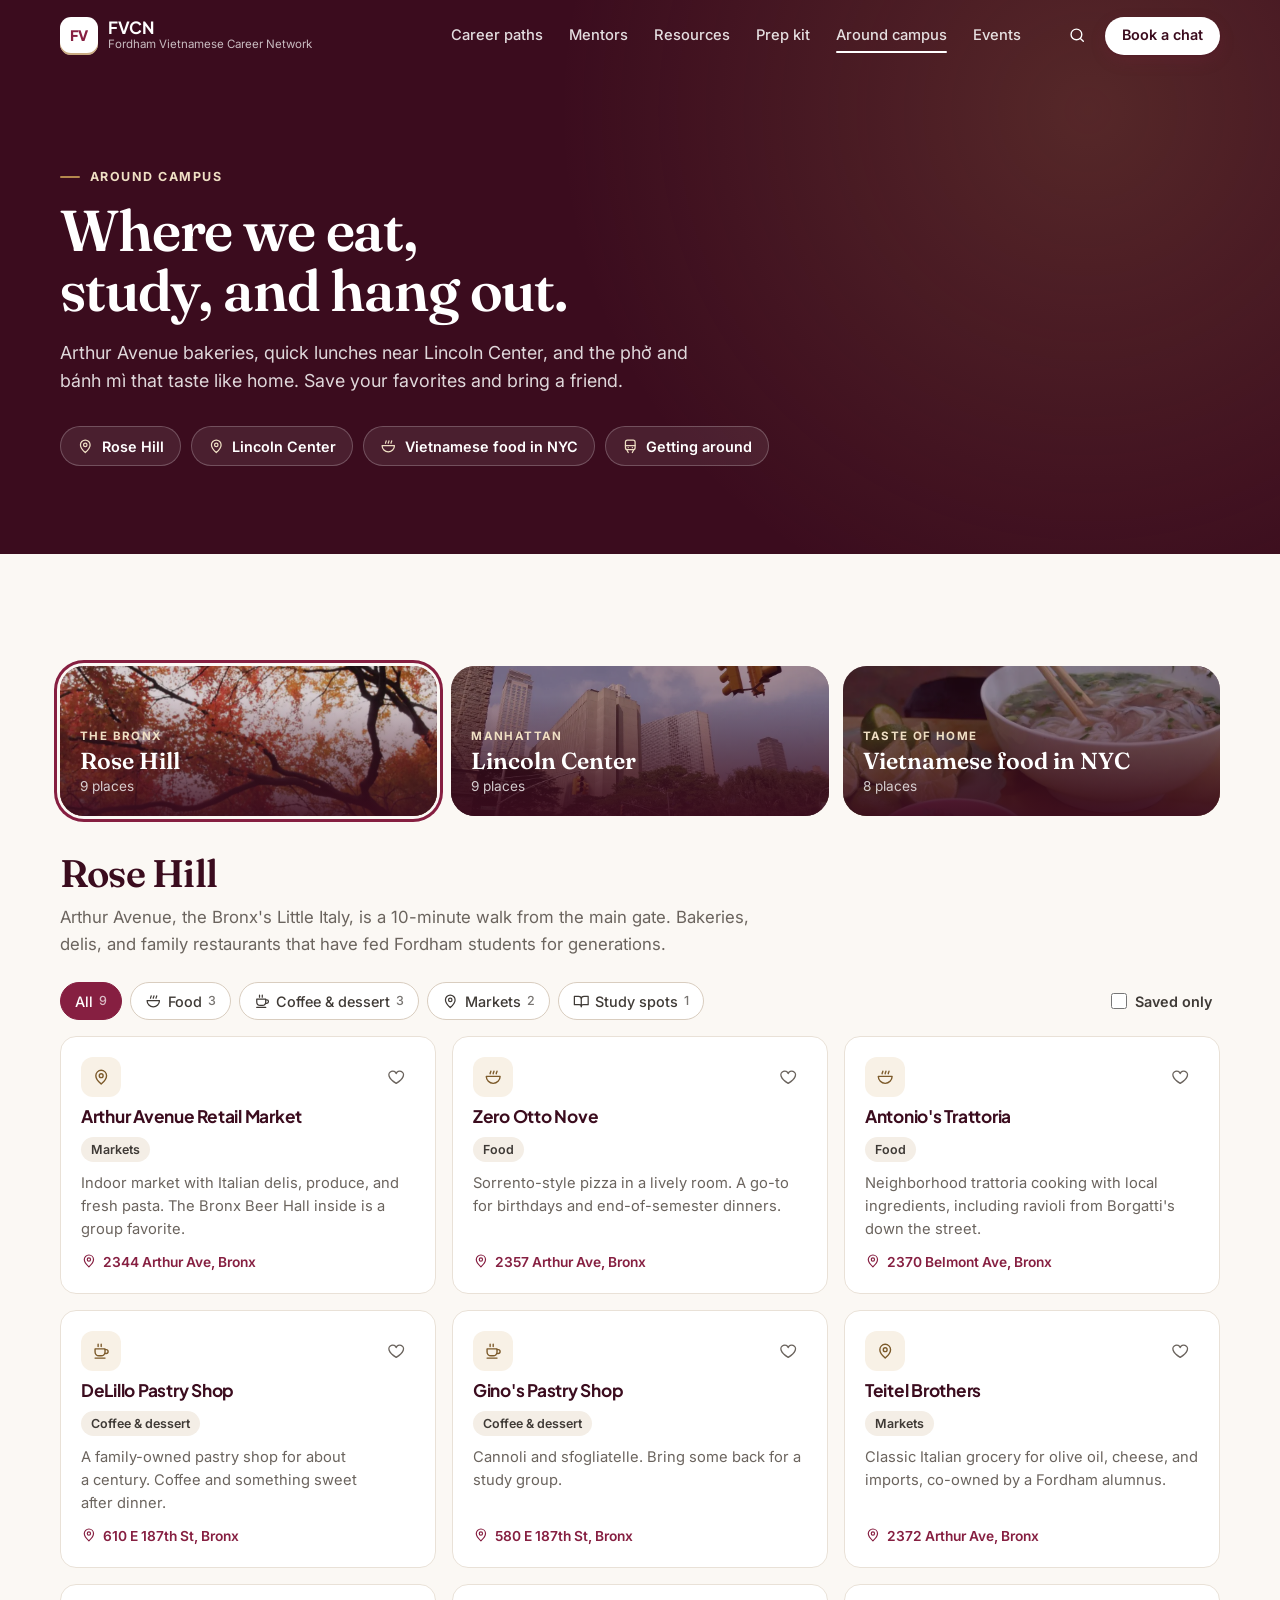
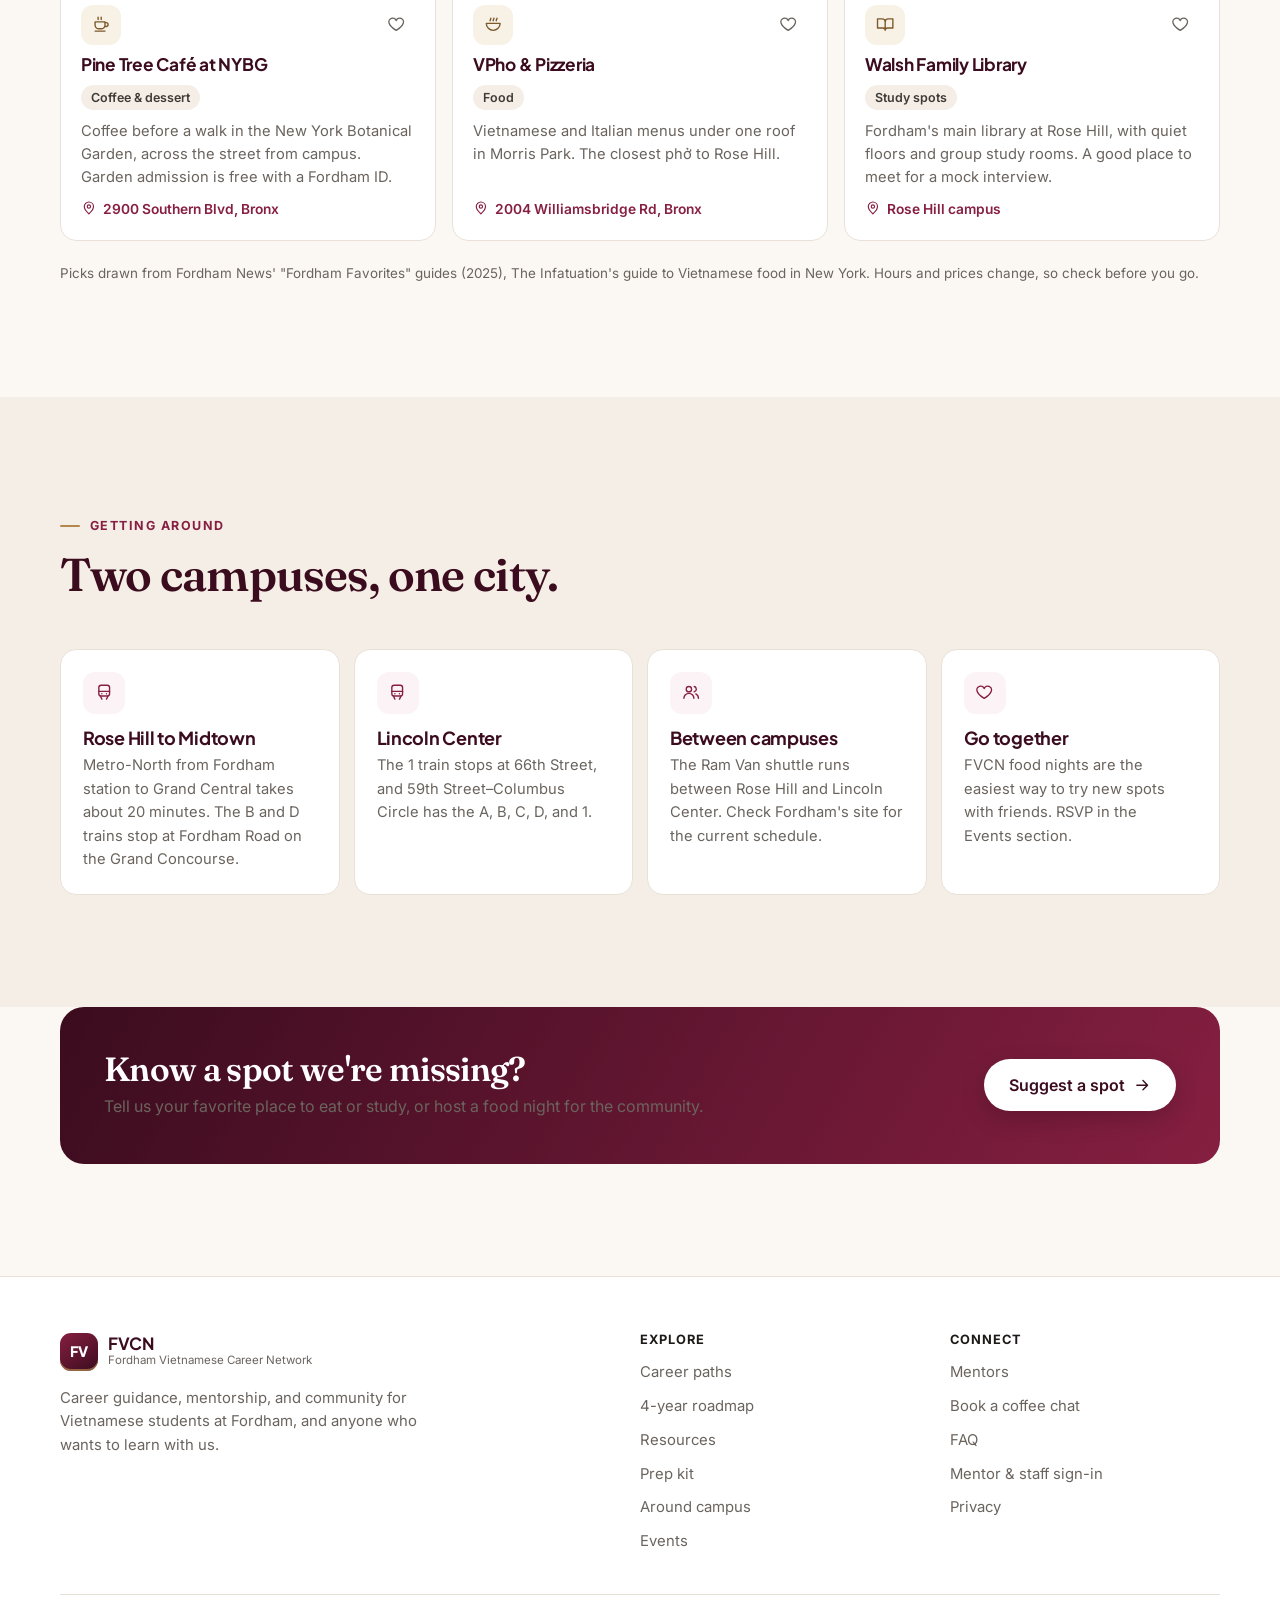
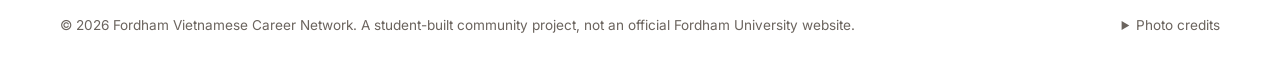
<file: campus.html>
<!DOCTYPE html>
<html lang="en">
<head>
  <meta charset="UTF-8" />
  <meta name="viewport" content="width=device-width, initial-scale=1.0" />
  <title>Around campus · FVCN</title>
  <meta
    name="description"
    content="Where Vietnamese students at Fordham eat, get coffee, and study near Rose Hill and Lincoln Center, plus the best Vietnamese food in New York City."
  />
  <meta name="theme-color" content="#861f41" />
  <meta property="og:title" content="Around campus · FVCN" />
  <meta property="og:description" content="Food, coffee, and study spots near Rose Hill and Lincoln Center, plus Vietnamese food around NYC." />
  <meta property="og:type" content="website" />
  <meta property="og:url" content="https://dquanbui.github.io/Fordham_Vietnamese_Career_Network/campus.html" />
  <meta property="og:image" content="https://dquanbui.github.io/Fordham_Vietnamese_Career_Network/assets/og-image.jpg" />
  <meta name="twitter:card" content="summary_large_image" />
  <link rel="canonical" href="https://dquanbui.github.io/Fordham_Vietnamese_Career_Network/campus.html" />
  <link rel="icon" href="assets/icons/favicon.svg" type="image/svg+xml" />
  <link rel="icon" href="assets/icons/favicon-48.png" sizes="48x48" type="image/png" />
  <link rel="apple-touch-icon" href="assets/icons/apple-touch-icon.png" />
  <link rel="manifest" href="site.webmanifest" />

  <link rel="preconnect" href="https://fonts.googleapis.com" />
  <link rel="preconnect" href="https://fonts.gstatic.com" crossorigin />
  <link
    href="https://fonts.googleapis.com/css2?family=Fraunces:opsz,wght@9..144,500;9..144,600;9..144,700&family=Inter:wght@400;500;600;700&family=Plus+Jakarta+Sans:wght@600;700;800&display=swap"
    rel="stylesheet"
  />
  <link rel="stylesheet" href="css/style.css" />
  <link rel="stylesheet" href="css/campus.css" />
  <script>document.documentElement.classList.add("js");</script>
</head>
<body>
  <a class="skip-link" href="#main">Skip to content</a>

  <!-- Icon sprite: reference with <svg class="icon"><use href="#i-name"></use></svg> -->
  <svg class="sprite" aria-hidden="true" focusable="false">
    <symbol id="i-arrow-right" viewBox="0 0 24 24"><path d="M5 12h14M13 6l6 6-6 6" /></symbol>
    <symbol id="i-check" viewBox="0 0 24 24"><path d="M20 6 9 17l-5-5" /></symbol>
    <symbol id="i-search" viewBox="0 0 24 24"><circle cx="11" cy="11" r="7" /><path d="m20 20-3.5-3.5" /></symbol>
    <symbol id="i-calendar" viewBox="0 0 24 24"><rect x="3" y="5" width="18" height="16" rx="2" /><path d="M16 3v4M8 3v4M3 10h18" /></symbol>
    <symbol id="i-calendar-plus" viewBox="0 0 24 24"><rect x="3" y="5" width="18" height="16" rx="2" /><path d="M16 3v4M8 3v4M3 10h18M12 13v5M9.5 15.5h5" /></symbol>
    <symbol id="i-clock" viewBox="0 0 24 24"><circle cx="12" cy="12" r="9" /><path d="M12 7v5l3 2" /></symbol>
    <symbol id="i-pin" viewBox="0 0 24 24"><path d="M12 21s-7-6.2-7-11a7 7 0 0 1 14 0c0 4.8-7 11-7 11z" /><circle cx="12" cy="10" r="2.5" /></symbol>
    <symbol id="i-coffee" viewBox="0 0 24 24"><path d="M4 9h13v4a5 5 0 0 1-5 5H9a5 5 0 0 1-5-5z" /><path d="M17 10h1.5a2.5 2.5 0 0 1 0 5H17M8 3v3M12 3v3M4 21h13" /></symbol>
    <symbol id="i-users" viewBox="0 0 24 24"><circle cx="9" cy="8" r="3.5" /><path d="M2.5 20a6.5 6.5 0 0 1 13 0M16 4.6a3.5 3.5 0 0 1 0 6.8M18 14.3a6.5 6.5 0 0 1 3.5 5.7" /></symbol>
    <symbol id="i-compass" viewBox="0 0 24 24"><circle cx="12" cy="12" r="9" /><path d="m15.5 8.5-2 5-5 2 2-5z" /></symbol>
    <symbol id="i-send" viewBox="0 0 24 24"><path d="M21 3 10 14M21 3l-7 18-4-7-7-4z" /></symbol>
    <symbol id="i-message" viewBox="0 0 24 24"><path d="M21 12a8 8 0 0 1-11.6 7.1L4 20l1-4.6A8 8 0 1 1 21 12z" /></symbol>
    <symbol id="i-chart" viewBox="0 0 24 24"><path d="M3 3v18h18" /><path d="m7 15 4-4 3 3 5-6" /></symbol>
    <symbol id="i-megaphone" viewBox="0 0 24 24"><path d="M3 10v4a1 1 0 0 0 1 1h3l7 5V4L7 9H4a1 1 0 0 0-1 1z" /><path d="M18 8.5a5 5 0 0 1 0 7" /></symbol>
    <symbol id="i-database" viewBox="0 0 24 24"><ellipse cx="12" cy="5.5" rx="8" ry="3" /><path d="M4 5.5v13c0 1.7 3.6 3 8 3s8-1.3 8-3v-13M4 12c0 1.7 3.6 3 8 3s8-1.3 8-3" /></symbol>
    <symbol id="i-calculator" viewBox="0 0 24 24"><rect x="5" y="2.5" width="14" height="19" rx="2" /><path d="M8.5 6.5h7M8.5 11h.01M12 11h.01M15.5 11h.01M8.5 14.5h.01M12 14.5h.01M15.5 14.5h.01M8.5 18h7" /></symbol>
    <symbol id="i-code" viewBox="0 0 24 24"><path d="m8 7-5 5 5 5M16 7l5 5-5 5M14 4l-4 16" /></symbol>
    <symbol id="i-book" viewBox="0 0 24 24"><path d="M2 5h6a4 4 0 0 1 4 4v11a3 3 0 0 0-3-3H2zM22 5h-6a4 4 0 0 0-4 4v11a3 3 0 0 1 3-3h7z" /></symbol>
    <symbol id="i-file" viewBox="0 0 24 24"><path d="M14 3H7a2 2 0 0 0-2 2v14a2 2 0 0 0 2 2h10a2 2 0 0 0 2-2V8z" /><path d="M14 3v5h5M9 13h6M9 17h6" /></symbol>
    <symbol id="i-external" viewBox="0 0 24 24"><path d="M14 4h6v6M20 4l-9 9M18 14v5a1 1 0 0 1-1 1H5a1 1 0 0 1-1-1V7a1 1 0 0 1 1-1h5" /></symbol>
    <symbol id="i-ball" viewBox="0 0 24 24"><circle cx="12" cy="12" r="9" /><path d="m12 7.5 4 2.9-1.5 4.6h-5L8 10.4zM12 3v4.5M16 10.4l4.3-1.3M14.5 15l2.6 3.6M9.5 15l-2.6 3.6M8 10.4 3.7 9.1" /></symbol>
    <symbol id="i-hoop" viewBox="0 0 24 24"><circle cx="12" cy="12" r="9" /><path d="M3 12h18M12 3v18M5.6 5.6a9 9 0 0 1 0 12.8M18.4 5.6a9 9 0 0 0 0 12.8" /></symbol>
    <symbol id="i-bowl" viewBox="0 0 24 24"><path d="M3 11h18a9 9 0 0 1-18 0z" /><path d="M8 7.5c0-1.5 1-2 1-3.5M12 7.5c0-1.5 1-2 1-3.5M16 7.5c0-1.5 1-2 1-3.5" /></symbol>
    <symbol id="i-city" viewBox="0 0 24 24"><path d="M3 21h18M5 21V10l5-3v14M10 21V4l6 3v14M16 21v-9l4 2v7M13 10h.01M13 13h.01M13 16h.01" /></symbol>
    <symbol id="i-heart" viewBox="0 0 24 24"><path d="M12 20s-7.5-4.5-9.2-9.3A4.8 4.8 0 0 1 12 7.2a4.8 4.8 0 0 1 9.2 3.5C19.5 15.5 12 20 12 20z" /></symbol>
    <symbol id="i-cap" viewBox="0 0 24 24"><path d="m2 9 10-5 10 5-10 5z" /><path d="M6 11v5c0 1.5 2.7 3 6 3s6-1.5 6-3v-5M22 9v6" /></symbol>
    <symbol id="i-plus" viewBox="0 0 24 24"><path d="M12 5v14M5 12h14" /></symbol>
    <symbol id="i-chevron" viewBox="0 0 24 24"><path d="m6 9 6 6 6-6" /></symbol>
    <symbol id="i-menu" viewBox="0 0 24 24"><path d="M4 7h16M4 12h16M4 17h16" /></symbol>
    <symbol id="i-x" viewBox="0 0 24 24"><path d="M6 6l12 12M18 6 6 18" /></symbol>
    <symbol id="i-copy" viewBox="0 0 24 24"><rect x="8" y="8" width="13" height="13" rx="2" /><path d="M16 8V5a2 2 0 0 0-2-2H5a2 2 0 0 0-2 2v9a2 2 0 0 0 2 2h3" /></symbol>
    <symbol id="i-arrow-up" viewBox="0 0 24 24"><path d="M12 19V5M6 11l6-6 6 6" /></symbol>
    <symbol id="i-briefcase" viewBox="0 0 24 24"><rect x="3" y="7" width="18" height="13" rx="2" /><path d="M9 7V5a2 2 0 0 1 2-2h2a2 2 0 0 1 2 2v2M3 13h18" /></symbol>
    <!-- Filled brand mark: use with class="icon icon-fill" -->
    <symbol id="i-linkedin" viewBox="0 0 24 24"><path d="M20.45 20.45h-3.56v-5.57c0-1.33-.02-3.04-1.85-3.04-1.85 0-2.14 1.45-2.14 2.94v5.67H9.35V9h3.41v1.56h.05c.48-.9 1.64-1.85 3.37-1.85 3.6 0 4.27 2.37 4.27 5.46v6.28zM5.34 7.43a2.06 2.06 0 1 1 0-4.12 2.06 2.06 0 0 1 0 4.12zM7.12 20.45H3.56V9h3.56v11.45zM22.22 0H1.77C.79 0 0 .77 0 1.73v20.54C0 23.23.79 24 1.77 24h20.45c.98 0 1.78-.77 1.78-1.73V1.73C24 .77 23.2 0 22.22 0z" /></symbol>
    <symbol id="i-play" viewBox="0 0 24 24"><path d="M7 4.5v15l12-7.5z" /></symbol>
    <symbol id="i-shuffle" viewBox="0 0 24 24"><path d="M16 3h5v5M4 20 21 3M21 16v5h-5M15 15l6 6M4 4l5 5" /></symbol>
    <symbol id="i-star" viewBox="0 0 24 24"><path d="m12 3 2.7 5.6 6.1.9-4.4 4.3 1 6.1L12 17l-5.4 2.9 1-6.1-4.4-4.3 6.1-.9z" /></symbol>
    <symbol id="i-globe" viewBox="0 0 24 24"><circle cx="12" cy="12" r="9" /><path d="M3 12h18M12 3a14 14 0 0 1 0 18M12 3a14 14 0 0 0 0 18" /></symbol>
    <symbol id="i-train" viewBox="0 0 24 24"><rect x="5" y="3" width="14" height="14" rx="3" /><path d="M5 11h14M9 21l-2-4M15 21l2-4M9 14h.01M15 14h.01" /></symbol>
    <symbol id="i-list" viewBox="0 0 24 24"><path d="M9 6h11M9 12h11M9 18h11M4.5 6h.01M4.5 12h.01M4.5 18h.01" /></symbol>
    <symbol id="i-edit" viewBox="0 0 24 24"><path d="M4 20h4L19 9a2.8 2.8 0 0 0-4-4L4 16z" /><path d="m13.5 6.5 4 4" /></symbol>
    <symbol id="i-flag" viewBox="0 0 24 24"><path d="M5 21V4M5 4h11l-2 4 2 4H5" /></symbol>
  </svg>

  <header class="site-header" id="siteHeader">
    <nav class="navbar container" aria-label="Main">
      <a href="index.html" class="brand" aria-label="FVCN home">
        <span class="brand-mark" aria-hidden="true">FV</span>
        <span class="brand-text">
          <strong>FVCN</strong>
          <small>Fordham Vietnamese Career Network</small>
        </span>
      </a>

      <div class="nav-links" id="navLinks">
        <a href="index.html#paths">Career paths</a>
        <a href="index.html#mentors">Mentors</a>
        <a href="index.html#resources">Resources</a>
        <a href="prep.html">Prep kit</a>
        <a href="campus.html" class="is-active" aria-current="page">Around campus</a>
        <a href="index.html#events">Events</a>
        <a href="index.html#booking" class="btn btn-primary nav-mobile-cta">Book a coffee chat</a>
      </div>

      <div class="nav-actions">
        <button class="nav-search" type="button" data-open-search aria-label="Search FVCN (Ctrl+K)">
          <svg class="icon" aria-hidden="true"><use href="#i-search"></use></svg>
        </button>
        <a href="index.html#booking" class="btn btn-primary btn-sm nav-cta">Book a chat</a>
        <button class="nav-toggle" id="navToggle" type="button" aria-label="Open menu" aria-expanded="false" aria-controls="navLinks">
          <svg class="icon" aria-hidden="true"><use href="#i-menu"></use></svg>
        </button>
      </div>
    </nav>
  </header>

  <main id="main">
    <section class="page-hero">
      <div class="container page-hero-inner">
        <p class="eyebrow eyebrow-light">Around campus</p>
        <h1>Where we eat, study, and hang out.</h1>
        <p class="page-hero-lead">
          Arthur Avenue bakeries, quick lunches near Lincoln Center, and the phở and bánh mì
          that taste like home. Save your favorites and bring a friend.
        </p>
        <nav class="page-hero-links" aria-label="On this page" id="areaLinks"></nav>
      </div>
    </section>

    <section class="section" id="places">
      <div class="container">
        <div class="area-tabs" id="areaTabs" role="tablist" aria-label="Area"></div>

        <div class="area-intro" id="areaIntro"></div>

        <div class="toolbar">
          <div class="chips" id="typeFilters" role="group" aria-label="Filter by type"></div>
          <label class="saved-toggle"><input type="checkbox" id="savedOnly" /> Saved only <span id="savedCount"></span></label>
        </div>

        <div class="place-grid" id="placeGrid" role="tabpanel"></div>
        <p class="place-sources">
          Picks drawn from Fordham News' "Fordham Favorites" guides (2025), The Infatuation's guide to
          Vietnamese food in New York. Hours and prices change, so check before you go.
        </p>
      </div>
    </section>

    <section class="section section-tinted" id="getting-around">
      <div class="container">
        <div class="section-head">
          <p class="eyebrow">Getting around</p>
          <h2>Two campuses, one city.</h2>
        </div>
        <div class="around-grid" id="aroundGrid"></div>
      </div>
    </section>

    <section class="section prep-cta-section">
      <div class="container">
        <div class="prep-cta">
          <div>
            <h2>Know a spot we're missing?</h2>
            <p>Tell us your favorite place to eat or study, or host a food night for the community.</p>
          </div>
          <a class="btn btn-light btn-lg" href="index.html#get-involved">Suggest a spot
            <svg class="icon" aria-hidden="true"><use href="#i-arrow-right"></use></svg></a>
        </div>
      </div>
    </section>
  </main>

  <footer class="footer">
    <div class="container footer-grid">
      <div class="footer-brand">
        <a href="index.html" class="brand">
          <span class="brand-mark" aria-hidden="true">FV</span>
          <span class="brand-text">
            <strong>FVCN</strong>
            <small>Fordham Vietnamese Career Network</small>
          </span>
        </a>
        <p>Career guidance, mentorship, and community for Vietnamese students at Fordham, and anyone who wants to learn with us.</p>
      </div>

      <nav class="footer-col" aria-label="Explore">
        <h3>Explore</h3>
        <a href="index.html#paths">Career paths</a>
        <a href="index.html#roadmap">4-year roadmap</a>
        <a href="index.html#resources">Resources</a>
        <a href="prep.html">Prep kit</a>
        <a href="campus.html">Around campus</a>
        <a href="index.html#events">Events</a>
      </nav>

      <nav class="footer-col" aria-label="Connect">
        <h3>Connect</h3>
        <a href="index.html#mentors">Mentors</a>
        <a href="index.html#booking">Book a coffee chat</a>
        <a href="index.html#faq">FAQ</a>
        <a href="dashboard.html">Mentor &amp; staff sign-in</a>
        <a href="privacy.html">Privacy</a>
      </nav>
    </div>
    <div class="container footer-bottom">
      <p>© <span id="year">2026</span> Fordham Vietnamese Career Network. A student-built community project, not an official Fordham University website.</p>
      <details class="credits">
        <summary>Photo credits</summary>
        <ul id="photoCredits"></ul>
      </details>
    </div>
  </footer>

  <button class="back-to-top" id="backToTop" type="button" aria-label="Back to top">
    <svg class="icon" aria-hidden="true"><use href="#i-arrow-up"></use></svg>
  </button>

  <div class="toast-region" id="toastRegion" aria-live="polite" aria-atomic="true"></div>

  <noscript>
    <p class="noscript">Please enable JavaScript to browse places around campus.</p>
  </noscript>

  <script src="js/utils.js"></script>
  <script src="js/page.js"></script>
  <script src="js/data.js"></script>
  <script src="js/campus-data.js"></script>
  <script src="js/campus.js"></script>
  <script src="js/search.js"></script>
</body>
</html>
</file>
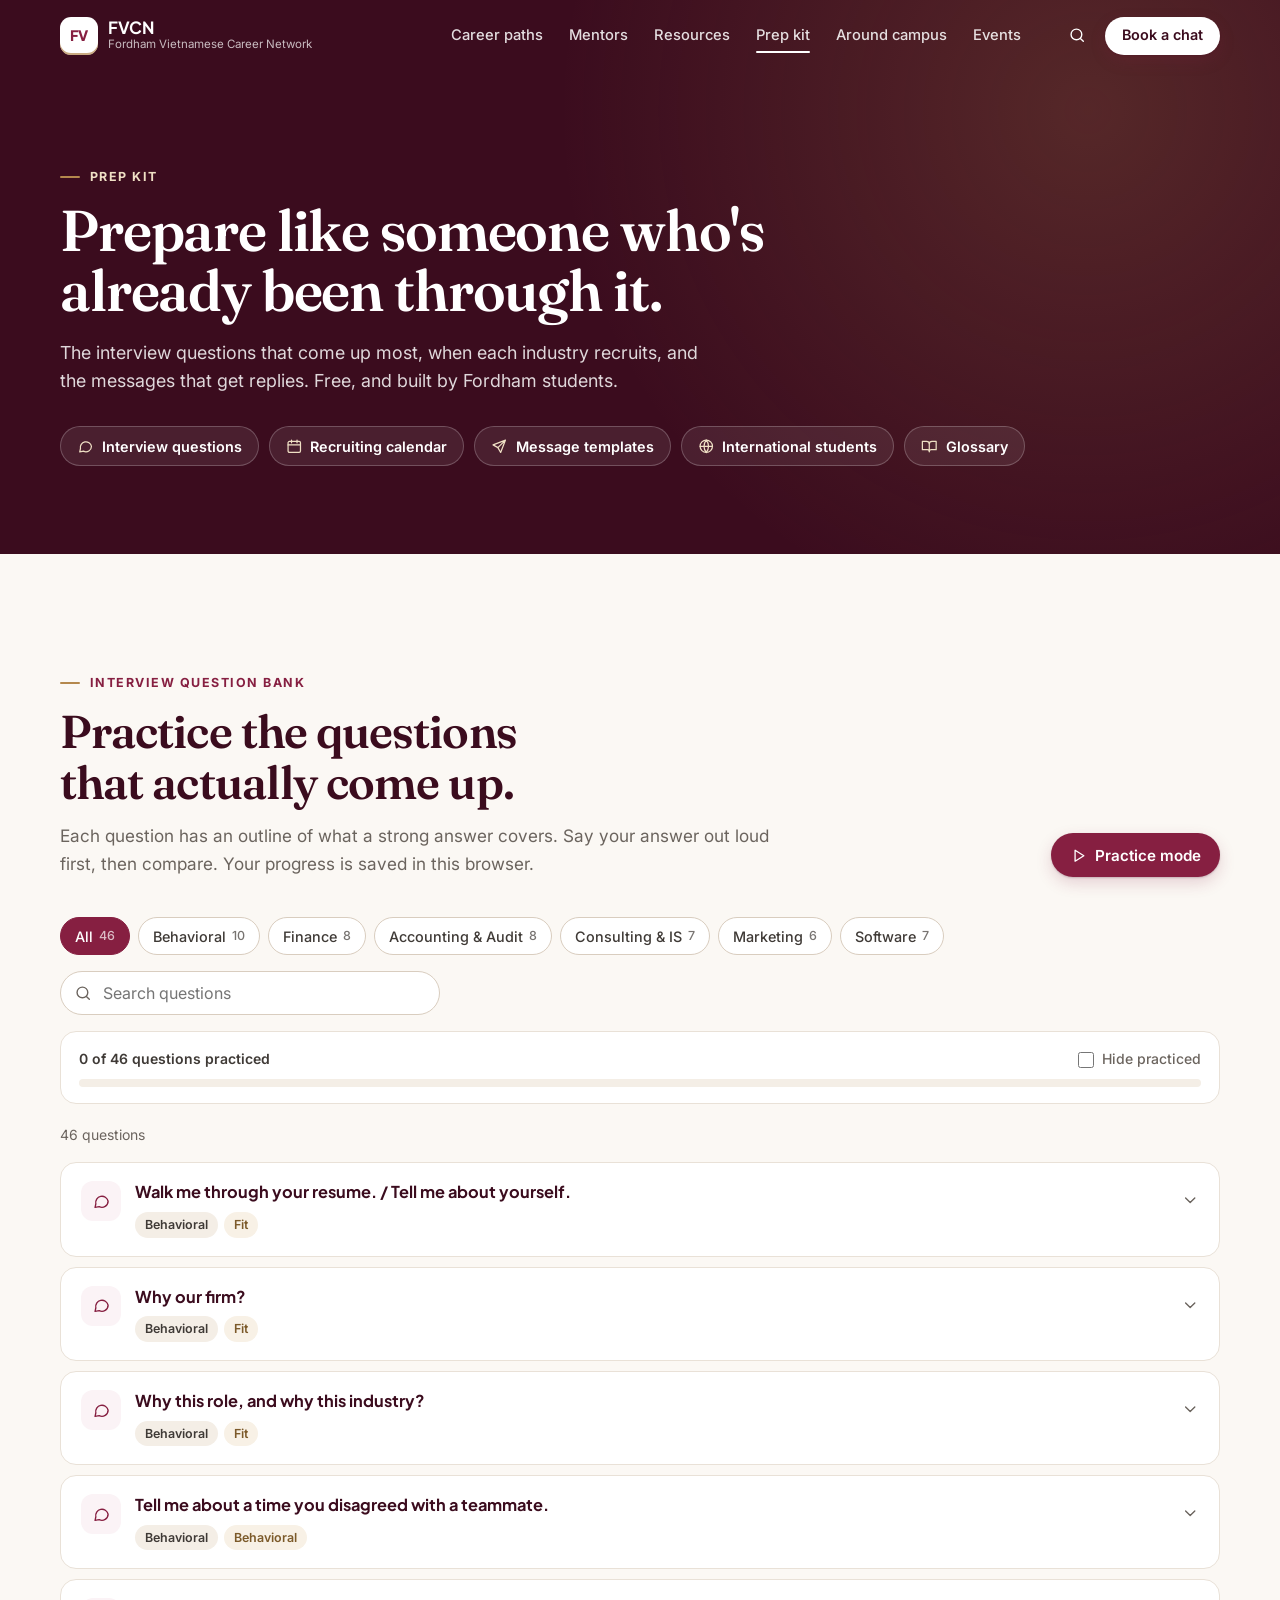
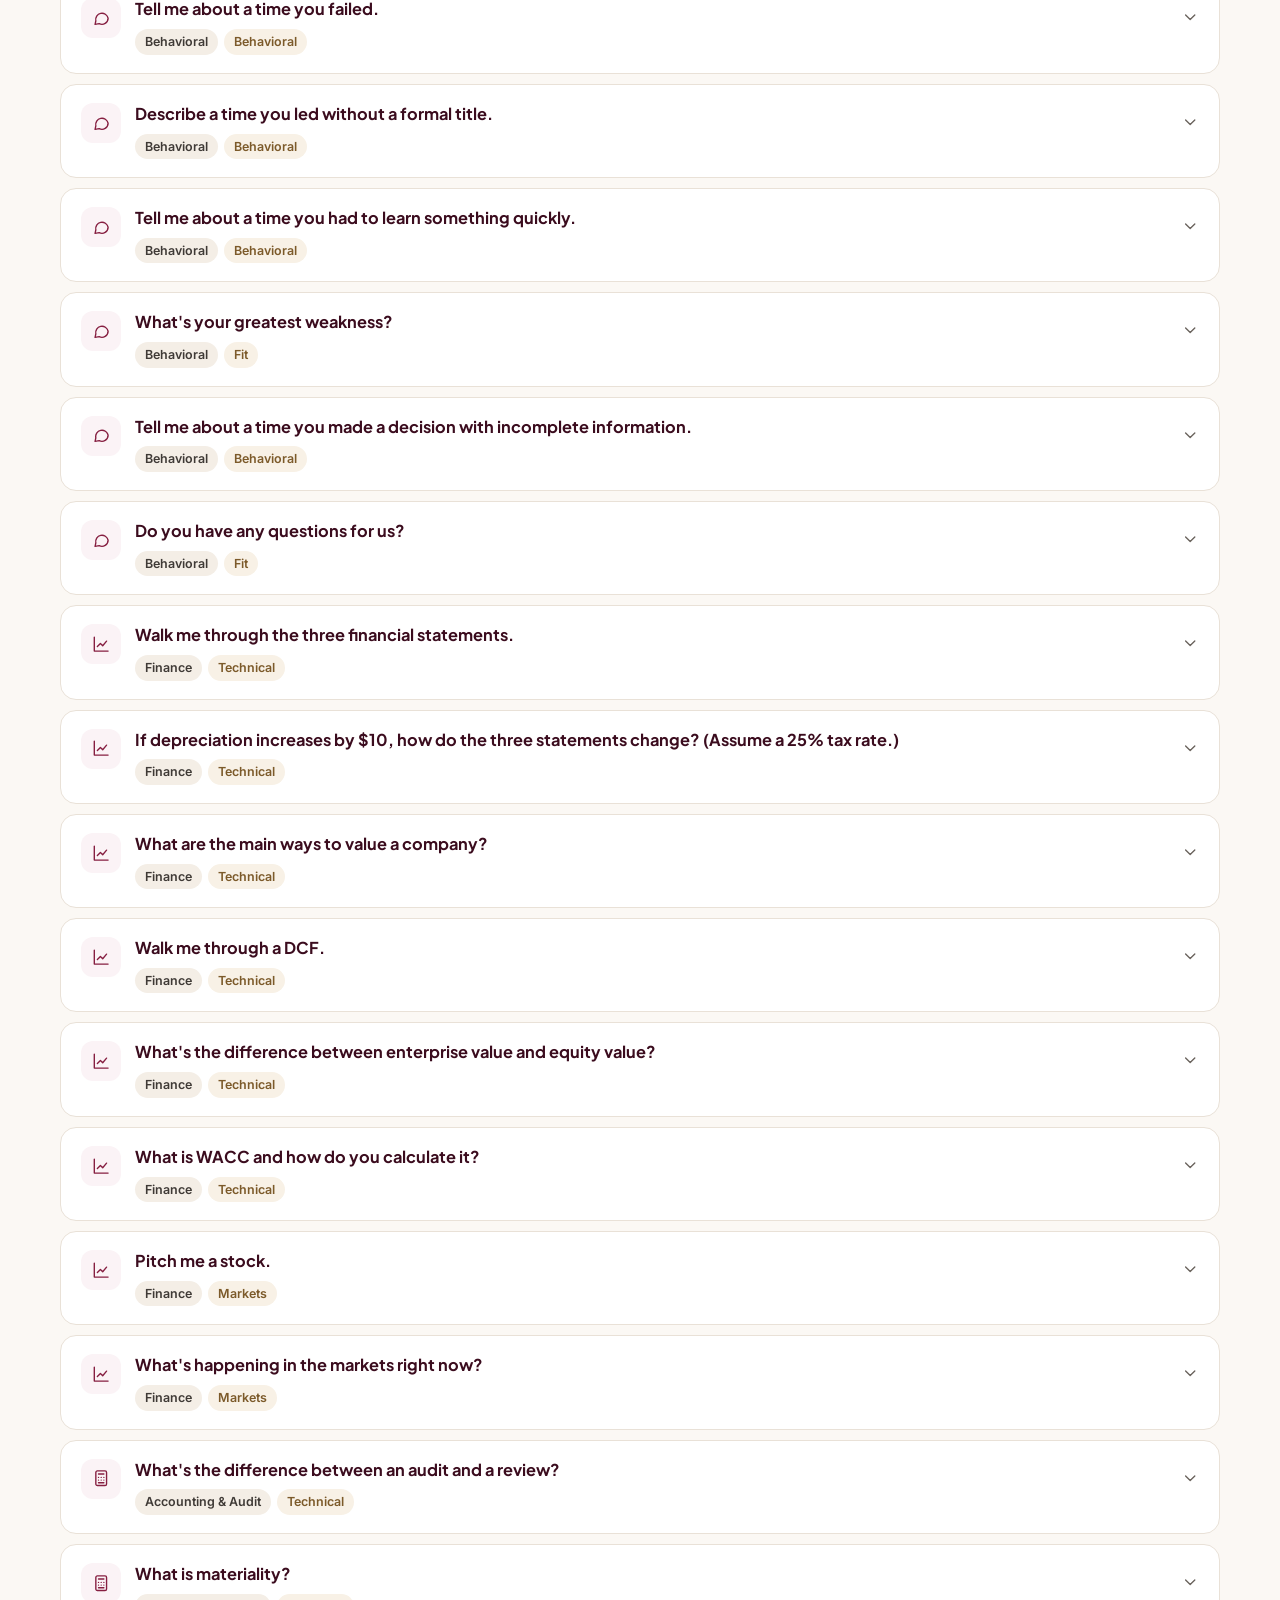
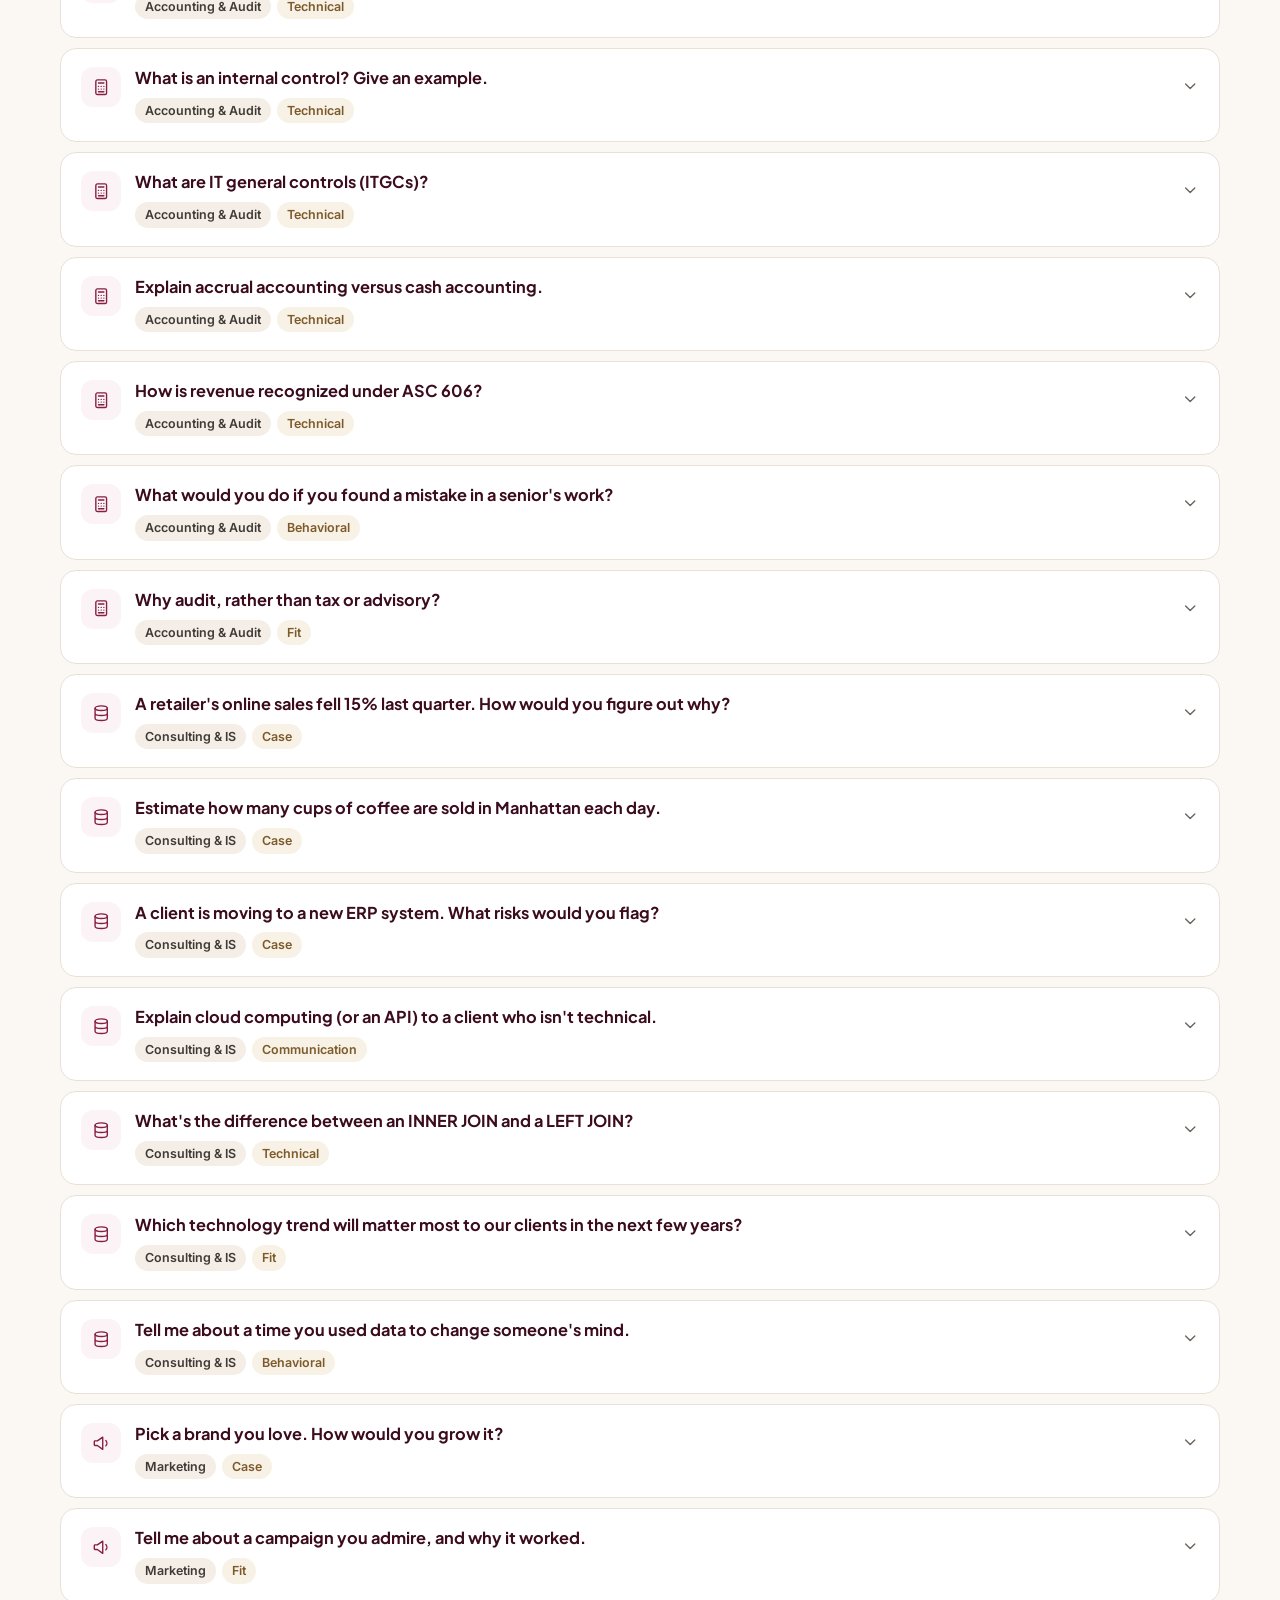
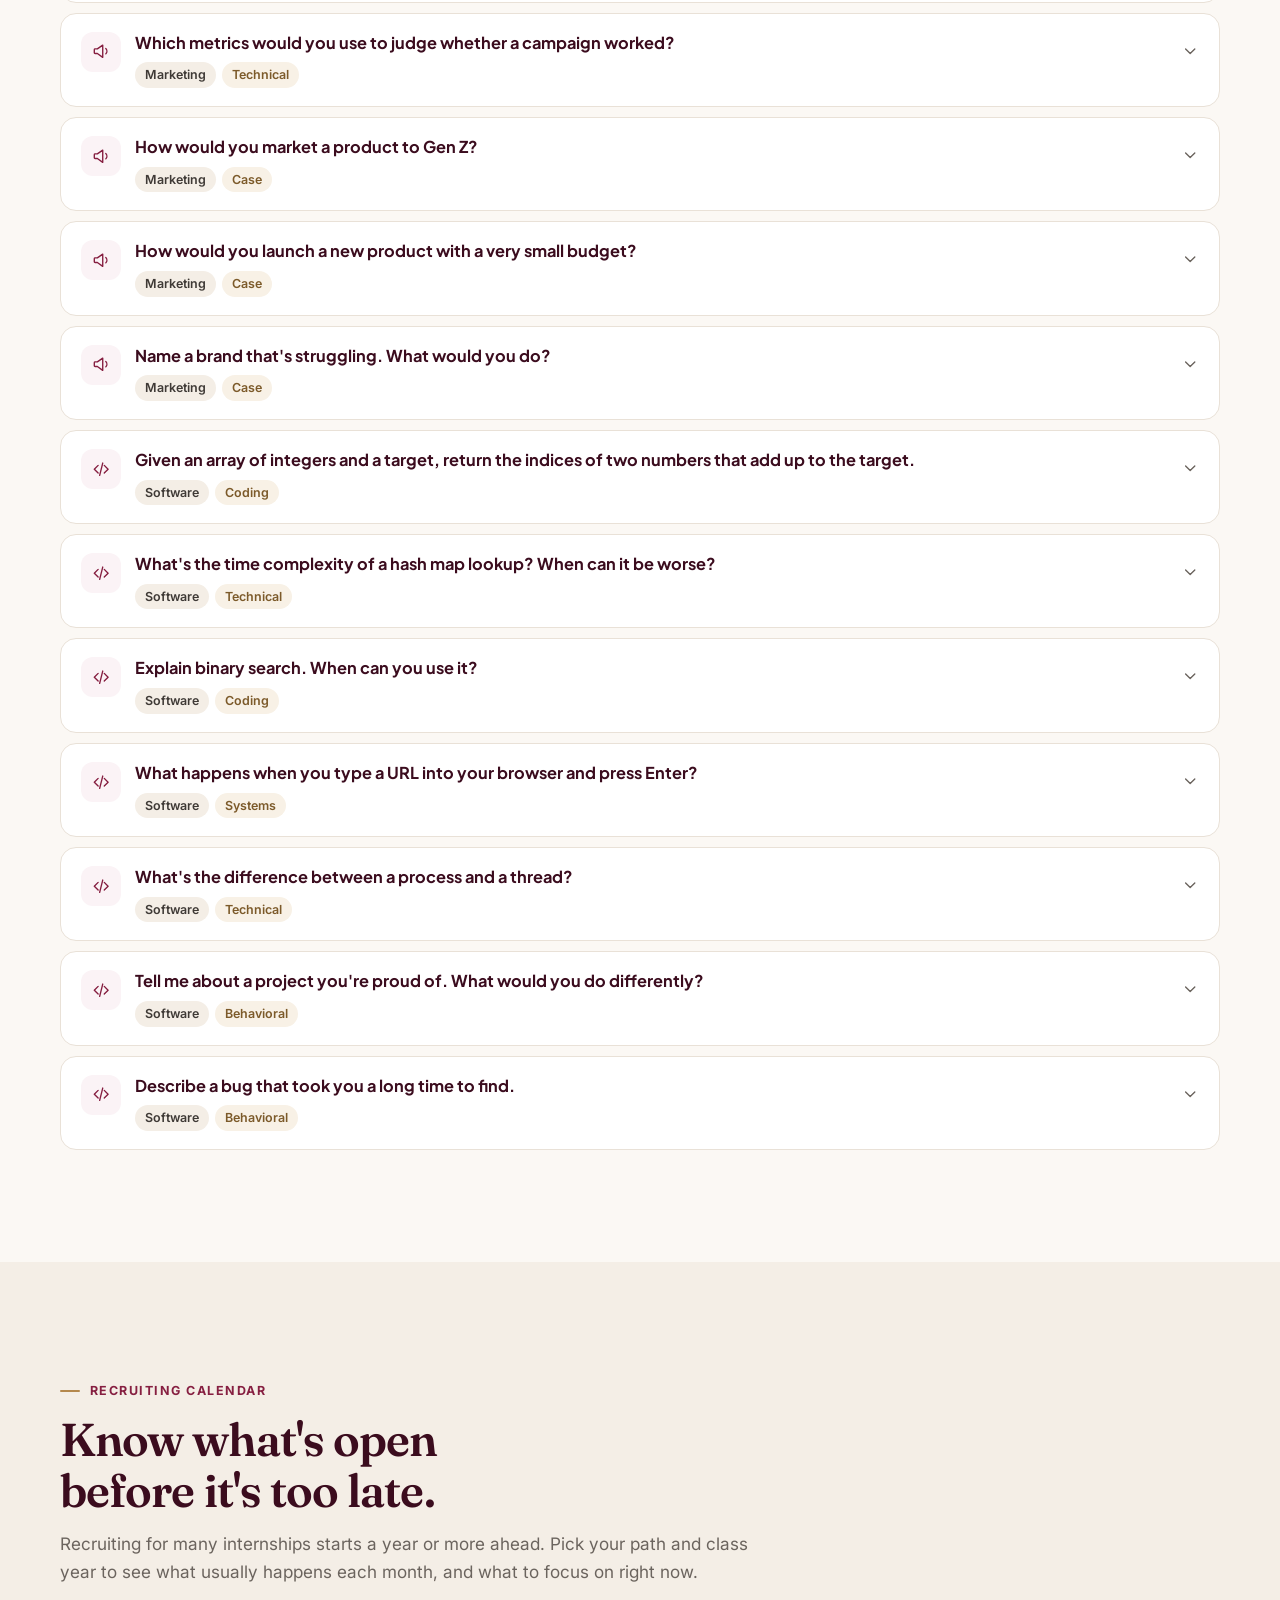
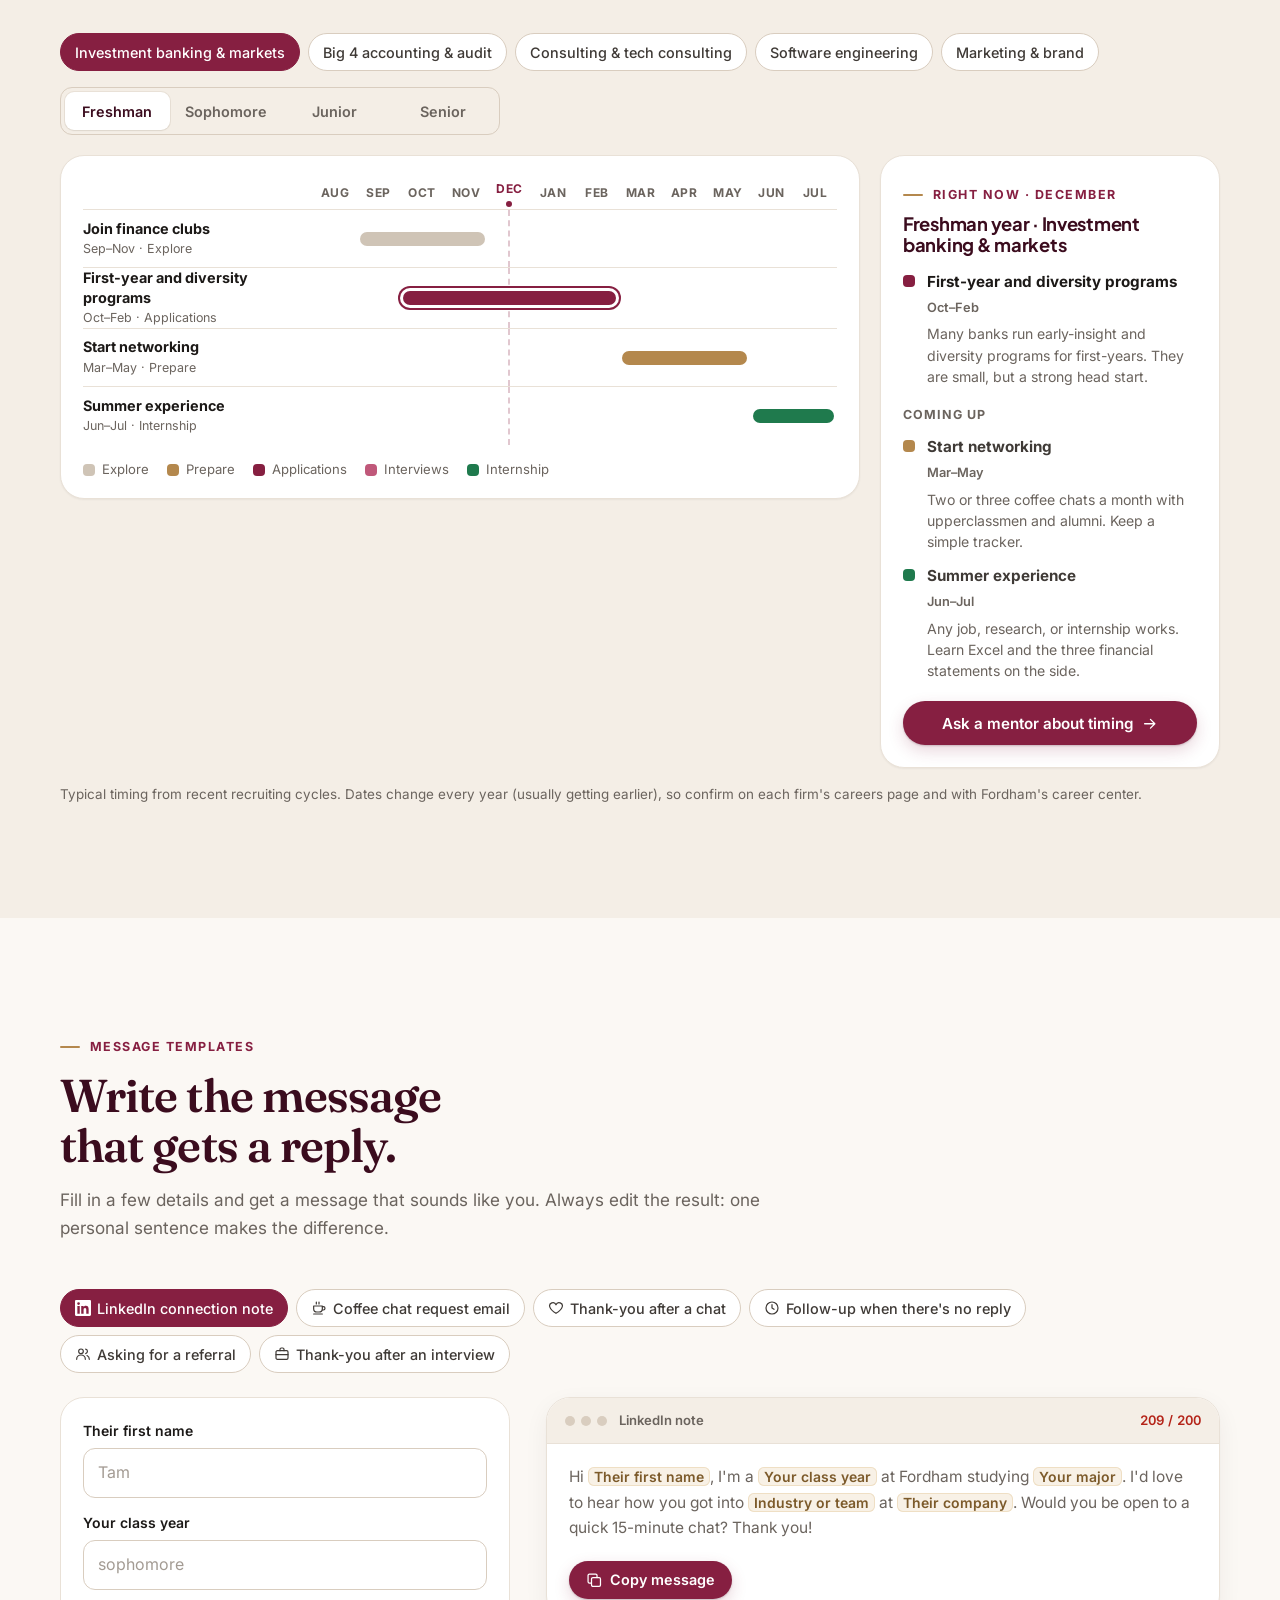
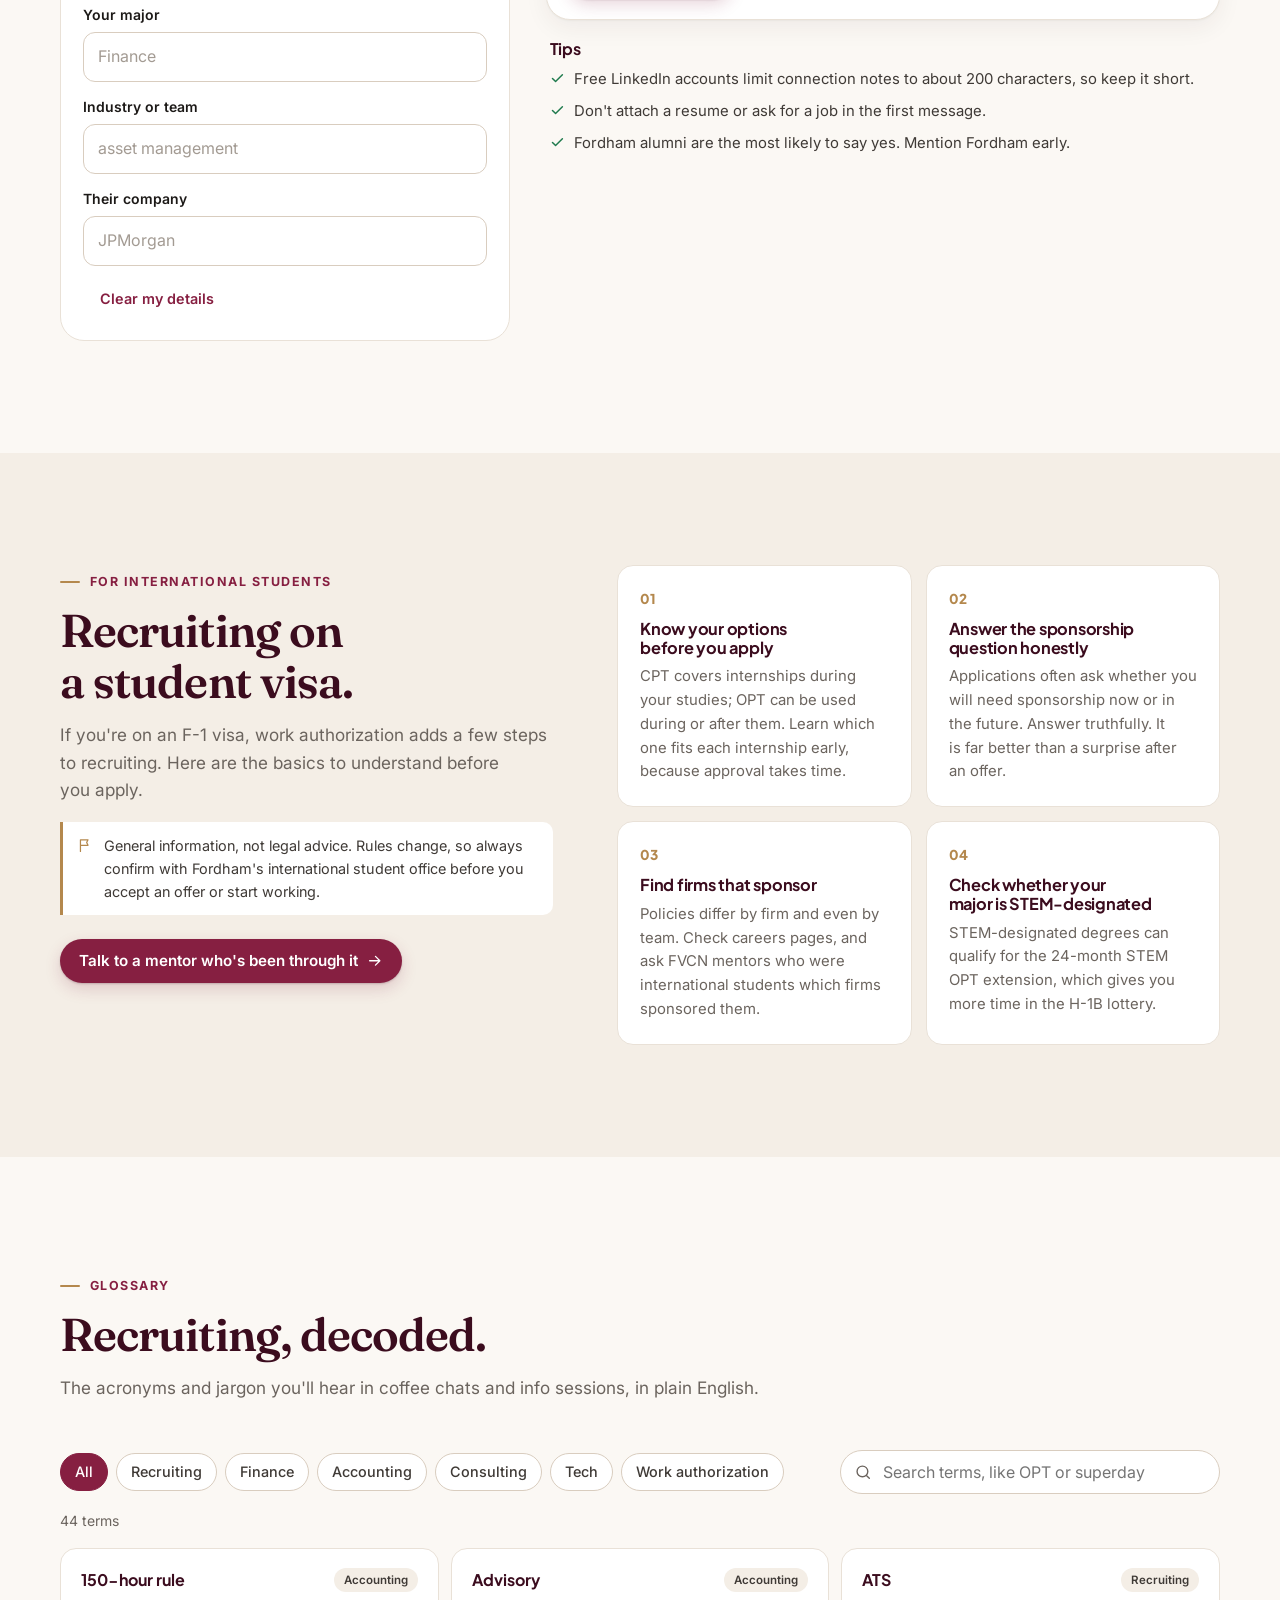
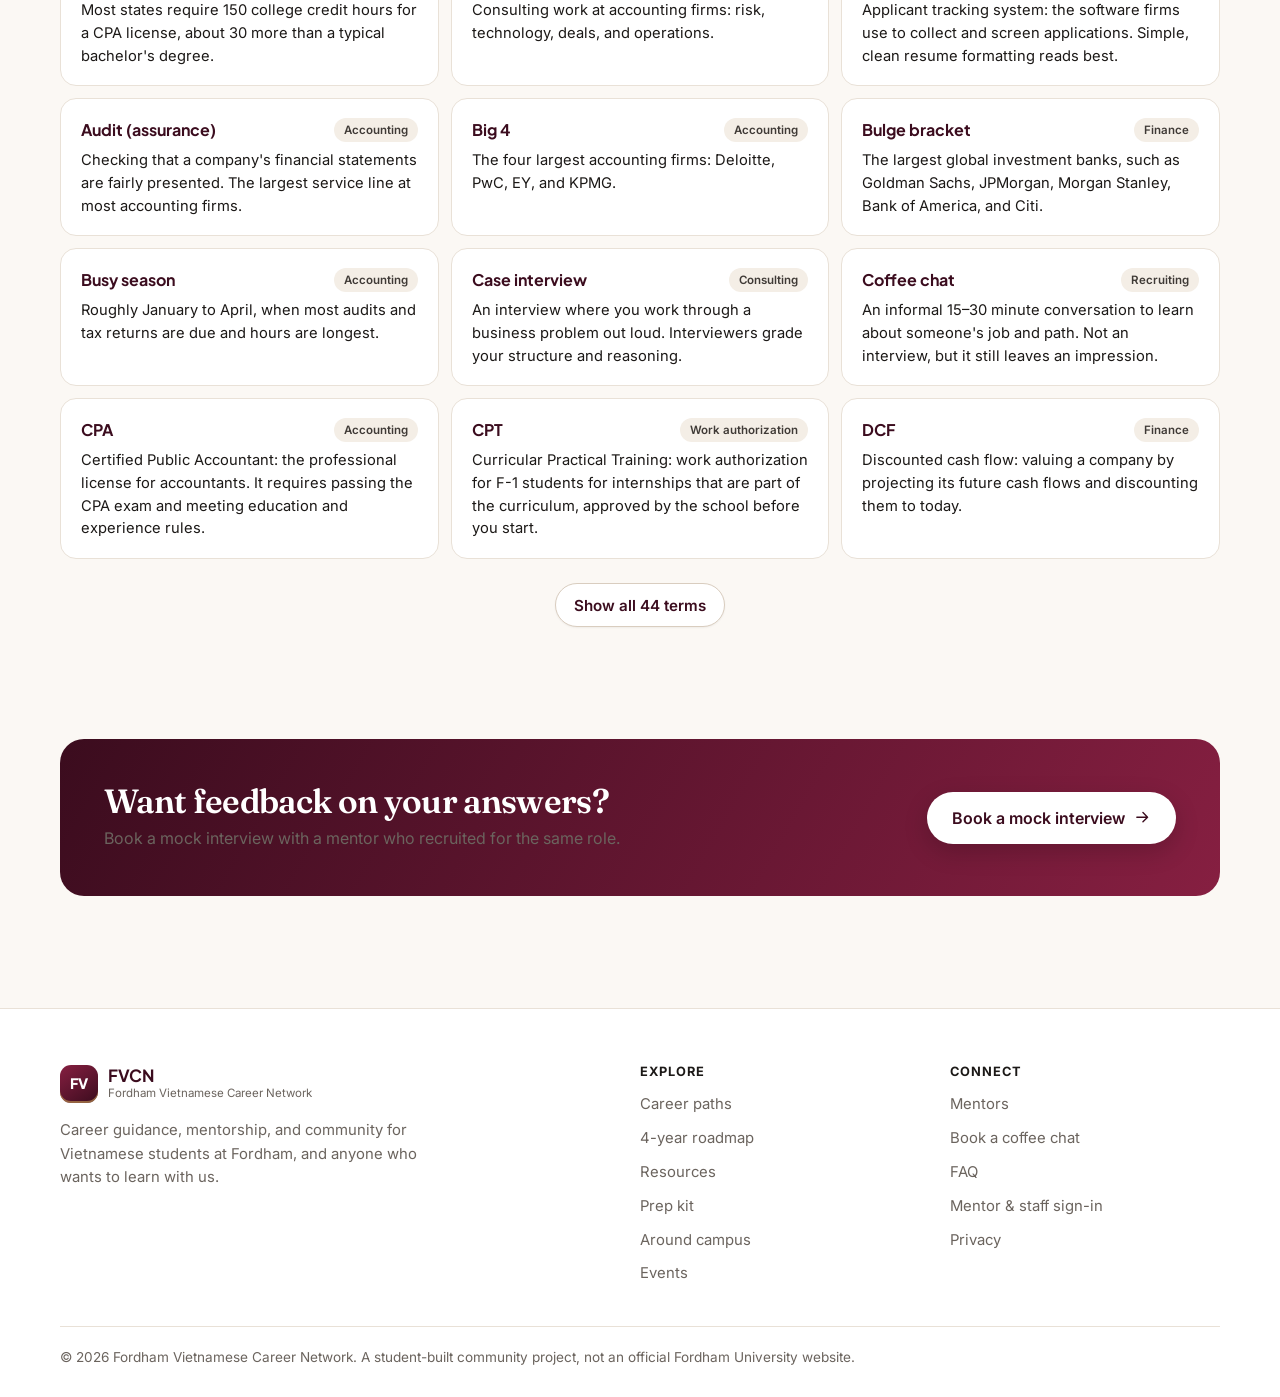
<file: prep.html>
<!DOCTYPE html>
<html lang="en">
<head>
  <meta charset="UTF-8" />
  <meta name="viewport" content="width=device-width, initial-scale=1.0" />
  <title>Prep kit · FVCN</title>
  <meta
    name="description"
    content="Interview questions with answer outlines, a recruiting calendar, networking message templates, and a recruiting glossary from Vietnamese students at Fordham."
  />
  <meta name="theme-color" content="#861f41" />
  <meta property="og:title" content="FVCN Prep kit" />
  <meta property="og:description" content="Interview questions, recruiting timelines, and message templates from students who've been through recruiting." />
  <meta property="og:type" content="website" />
  <meta property="og:url" content="https://dquanbui.github.io/Fordham_Vietnamese_Career_Network/prep.html" />
  <meta property="og:image" content="https://dquanbui.github.io/Fordham_Vietnamese_Career_Network/assets/og-image.jpg" />
  <meta name="twitter:card" content="summary_large_image" />
  <link rel="canonical" href="https://dquanbui.github.io/Fordham_Vietnamese_Career_Network/prep.html" />
  <link rel="icon" href="assets/icons/favicon.svg" type="image/svg+xml" />
  <link rel="icon" href="assets/icons/favicon-48.png" sizes="48x48" type="image/png" />
  <link rel="apple-touch-icon" href="assets/icons/apple-touch-icon.png" />
  <link rel="manifest" href="site.webmanifest" />

  <link rel="preconnect" href="https://fonts.googleapis.com" />
  <link rel="preconnect" href="https://fonts.gstatic.com" crossorigin />
  <link
    href="https://fonts.googleapis.com/css2?family=Fraunces:opsz,wght@9..144,500;9..144,600;9..144,700&family=Inter:wght@400;500;600;700&family=Plus+Jakarta+Sans:wght@600;700;800&display=swap"
    rel="stylesheet"
  />
  <link rel="stylesheet" href="css/style.css" />
  <link rel="stylesheet" href="css/prep.css" />
  <script>document.documentElement.classList.add("js");</script>
</head>
<body>
  <a class="skip-link" href="#main">Skip to content</a>

  <!-- Icon sprite: reference with <svg class="icon"><use href="#i-name"></use></svg> -->
  <svg class="sprite" aria-hidden="true" focusable="false">
    <symbol id="i-arrow-right" viewBox="0 0 24 24"><path d="M5 12h14M13 6l6 6-6 6" /></symbol>
    <symbol id="i-check" viewBox="0 0 24 24"><path d="M20 6 9 17l-5-5" /></symbol>
    <symbol id="i-search" viewBox="0 0 24 24"><circle cx="11" cy="11" r="7" /><path d="m20 20-3.5-3.5" /></symbol>
    <symbol id="i-calendar" viewBox="0 0 24 24"><rect x="3" y="5" width="18" height="16" rx="2" /><path d="M16 3v4M8 3v4M3 10h18" /></symbol>
    <symbol id="i-calendar-plus" viewBox="0 0 24 24"><rect x="3" y="5" width="18" height="16" rx="2" /><path d="M16 3v4M8 3v4M3 10h18M12 13v5M9.5 15.5h5" /></symbol>
    <symbol id="i-clock" viewBox="0 0 24 24"><circle cx="12" cy="12" r="9" /><path d="M12 7v5l3 2" /></symbol>
    <symbol id="i-pin" viewBox="0 0 24 24"><path d="M12 21s-7-6.2-7-11a7 7 0 0 1 14 0c0 4.8-7 11-7 11z" /><circle cx="12" cy="10" r="2.5" /></symbol>
    <symbol id="i-coffee" viewBox="0 0 24 24"><path d="M4 9h13v4a5 5 0 0 1-5 5H9a5 5 0 0 1-5-5z" /><path d="M17 10h1.5a2.5 2.5 0 0 1 0 5H17M8 3v3M12 3v3M4 21h13" /></symbol>
    <symbol id="i-users" viewBox="0 0 24 24"><circle cx="9" cy="8" r="3.5" /><path d="M2.5 20a6.5 6.5 0 0 1 13 0M16 4.6a3.5 3.5 0 0 1 0 6.8M18 14.3a6.5 6.5 0 0 1 3.5 5.7" /></symbol>
    <symbol id="i-compass" viewBox="0 0 24 24"><circle cx="12" cy="12" r="9" /><path d="m15.5 8.5-2 5-5 2 2-5z" /></symbol>
    <symbol id="i-send" viewBox="0 0 24 24"><path d="M21 3 10 14M21 3l-7 18-4-7-7-4z" /></symbol>
    <symbol id="i-message" viewBox="0 0 24 24"><path d="M21 12a8 8 0 0 1-11.6 7.1L4 20l1-4.6A8 8 0 1 1 21 12z" /></symbol>
    <symbol id="i-chart" viewBox="0 0 24 24"><path d="M3 3v18h18" /><path d="m7 15 4-4 3 3 5-6" /></symbol>
    <symbol id="i-megaphone" viewBox="0 0 24 24"><path d="M3 10v4a1 1 0 0 0 1 1h3l7 5V4L7 9H4a1 1 0 0 0-1 1z" /><path d="M18 8.5a5 5 0 0 1 0 7" /></symbol>
    <symbol id="i-database" viewBox="0 0 24 24"><ellipse cx="12" cy="5.5" rx="8" ry="3" /><path d="M4 5.5v13c0 1.7 3.6 3 8 3s8-1.3 8-3v-13M4 12c0 1.7 3.6 3 8 3s8-1.3 8-3" /></symbol>
    <symbol id="i-calculator" viewBox="0 0 24 24"><rect x="5" y="2.5" width="14" height="19" rx="2" /><path d="M8.5 6.5h7M8.5 11h.01M12 11h.01M15.5 11h.01M8.5 14.5h.01M12 14.5h.01M15.5 14.5h.01M8.5 18h7" /></symbol>
    <symbol id="i-code" viewBox="0 0 24 24"><path d="m8 7-5 5 5 5M16 7l5 5-5 5M14 4l-4 16" /></symbol>
    <symbol id="i-book" viewBox="0 0 24 24"><path d="M2 5h6a4 4 0 0 1 4 4v11a3 3 0 0 0-3-3H2zM22 5h-6a4 4 0 0 0-4 4v11a3 3 0 0 1 3-3h7z" /></symbol>
    <symbol id="i-file" viewBox="0 0 24 24"><path d="M14 3H7a2 2 0 0 0-2 2v14a2 2 0 0 0 2 2h10a2 2 0 0 0 2-2V8z" /><path d="M14 3v5h5M9 13h6M9 17h6" /></symbol>
    <symbol id="i-external" viewBox="0 0 24 24"><path d="M14 4h6v6M20 4l-9 9M18 14v5a1 1 0 0 1-1 1H5a1 1 0 0 1-1-1V7a1 1 0 0 1 1-1h5" /></symbol>
    <symbol id="i-ball" viewBox="0 0 24 24"><circle cx="12" cy="12" r="9" /><path d="m12 7.5 4 2.9-1.5 4.6h-5L8 10.4zM12 3v4.5M16 10.4l4.3-1.3M14.5 15l2.6 3.6M9.5 15l-2.6 3.6M8 10.4 3.7 9.1" /></symbol>
    <symbol id="i-hoop" viewBox="0 0 24 24"><circle cx="12" cy="12" r="9" /><path d="M3 12h18M12 3v18M5.6 5.6a9 9 0 0 1 0 12.8M18.4 5.6a9 9 0 0 0 0 12.8" /></symbol>
    <symbol id="i-bowl" viewBox="0 0 24 24"><path d="M3 11h18a9 9 0 0 1-18 0z" /><path d="M8 7.5c0-1.5 1-2 1-3.5M12 7.5c0-1.5 1-2 1-3.5M16 7.5c0-1.5 1-2 1-3.5" /></symbol>
    <symbol id="i-city" viewBox="0 0 24 24"><path d="M3 21h18M5 21V10l5-3v14M10 21V4l6 3v14M16 21v-9l4 2v7M13 10h.01M13 13h.01M13 16h.01" /></symbol>
    <symbol id="i-heart" viewBox="0 0 24 24"><path d="M12 20s-7.5-4.5-9.2-9.3A4.8 4.8 0 0 1 12 7.2a4.8 4.8 0 0 1 9.2 3.5C19.5 15.5 12 20 12 20z" /></symbol>
    <symbol id="i-cap" viewBox="0 0 24 24"><path d="m2 9 10-5 10 5-10 5z" /><path d="M6 11v5c0 1.5 2.7 3 6 3s6-1.5 6-3v-5M22 9v6" /></symbol>
    <symbol id="i-plus" viewBox="0 0 24 24"><path d="M12 5v14M5 12h14" /></symbol>
    <symbol id="i-chevron" viewBox="0 0 24 24"><path d="m6 9 6 6 6-6" /></symbol>
    <symbol id="i-menu" viewBox="0 0 24 24"><path d="M4 7h16M4 12h16M4 17h16" /></symbol>
    <symbol id="i-x" viewBox="0 0 24 24"><path d="M6 6l12 12M18 6 6 18" /></symbol>
    <symbol id="i-copy" viewBox="0 0 24 24"><rect x="8" y="8" width="13" height="13" rx="2" /><path d="M16 8V5a2 2 0 0 0-2-2H5a2 2 0 0 0-2 2v9a2 2 0 0 0 2 2h3" /></symbol>
    <symbol id="i-arrow-up" viewBox="0 0 24 24"><path d="M12 19V5M6 11l6-6 6 6" /></symbol>
    <symbol id="i-briefcase" viewBox="0 0 24 24"><rect x="3" y="7" width="18" height="13" rx="2" /><path d="M9 7V5a2 2 0 0 1 2-2h2a2 2 0 0 1 2 2v2M3 13h18" /></symbol>
    <!-- Filled brand mark: use with class="icon icon-fill" -->
    <symbol id="i-linkedin" viewBox="0 0 24 24"><path d="M20.45 20.45h-3.56v-5.57c0-1.33-.02-3.04-1.85-3.04-1.85 0-2.14 1.45-2.14 2.94v5.67H9.35V9h3.41v1.56h.05c.48-.9 1.64-1.85 3.37-1.85 3.6 0 4.27 2.37 4.27 5.46v6.28zM5.34 7.43a2.06 2.06 0 1 1 0-4.12 2.06 2.06 0 0 1 0 4.12zM7.12 20.45H3.56V9h3.56v11.45zM22.22 0H1.77C.79 0 0 .77 0 1.73v20.54C0 23.23.79 24 1.77 24h20.45c.98 0 1.78-.77 1.78-1.73V1.73C24 .77 23.2 0 22.22 0z" /></symbol>
    <symbol id="i-play" viewBox="0 0 24 24"><path d="M7 4.5v15l12-7.5z" /></symbol>
    <symbol id="i-shuffle" viewBox="0 0 24 24"><path d="M16 3h5v5M4 20 21 3M21 16v5h-5M15 15l6 6M4 4l5 5" /></symbol>
    <symbol id="i-star" viewBox="0 0 24 24"><path d="m12 3 2.7 5.6 6.1.9-4.4 4.3 1 6.1L12 17l-5.4 2.9 1-6.1-4.4-4.3 6.1-.9z" /></symbol>
    <symbol id="i-globe" viewBox="0 0 24 24"><circle cx="12" cy="12" r="9" /><path d="M3 12h18M12 3a14 14 0 0 1 0 18M12 3a14 14 0 0 0 0 18" /></symbol>
    <symbol id="i-train" viewBox="0 0 24 24"><rect x="5" y="3" width="14" height="14" rx="3" /><path d="M5 11h14M9 21l-2-4M15 21l2-4M9 14h.01M15 14h.01" /></symbol>
    <symbol id="i-list" viewBox="0 0 24 24"><path d="M9 6h11M9 12h11M9 18h11M4.5 6h.01M4.5 12h.01M4.5 18h.01" /></symbol>
    <symbol id="i-edit" viewBox="0 0 24 24"><path d="M4 20h4L19 9a2.8 2.8 0 0 0-4-4L4 16z" /><path d="m13.5 6.5 4 4" /></symbol>
    <symbol id="i-flag" viewBox="0 0 24 24"><path d="M5 21V4M5 4h11l-2 4 2 4H5" /></symbol>
  </svg>

  <header class="site-header" id="siteHeader">
    <nav class="navbar container" aria-label="Main">
      <a href="index.html" class="brand" aria-label="FVCN home">
        <span class="brand-mark" aria-hidden="true">FV</span>
        <span class="brand-text">
          <strong>FVCN</strong>
          <small>Fordham Vietnamese Career Network</small>
        </span>
      </a>

      <div class="nav-links" id="navLinks">
        <a href="index.html#paths">Career paths</a>
        <a href="index.html#mentors">Mentors</a>
        <a href="index.html#resources">Resources</a>
        <a href="prep.html" class="is-active" aria-current="page">Prep kit</a>
        <a href="campus.html">Around campus</a>
        <a href="index.html#events">Events</a>
        <a href="index.html#booking" class="btn btn-primary nav-mobile-cta">Book a coffee chat</a>
      </div>

      <div class="nav-actions">
        <button class="nav-search" type="button" data-open-search aria-label="Search FVCN (Ctrl+K)">
          <svg class="icon" aria-hidden="true"><use href="#i-search"></use></svg>
        </button>
        <a href="index.html#booking" class="btn btn-primary btn-sm nav-cta">Book a chat</a>
        <button class="nav-toggle" id="navToggle" type="button" aria-label="Open menu" aria-expanded="false" aria-controls="navLinks">
          <svg class="icon" aria-hidden="true"><use href="#i-menu"></use></svg>
        </button>
      </div>
    </nav>
  </header>

  <main id="main">
    <section class="page-hero">
      <div class="container page-hero-inner">
        <p class="eyebrow eyebrow-light">Prep kit</p>
        <h1>Prepare like someone who's already been through it.</h1>
        <p class="page-hero-lead">
          The interview questions that come up most, when each industry recruits, and the
          messages that get replies. Free, and built by Fordham students.
        </p>
        <nav class="page-hero-links" aria-label="On this page">
          <a href="#questions"><svg class="icon" aria-hidden="true"><use href="#i-message"></use></svg>Interview questions</a>
          <a href="#calendar"><svg class="icon" aria-hidden="true"><use href="#i-calendar"></use></svg>Recruiting calendar</a>
          <a href="#templates"><svg class="icon" aria-hidden="true"><use href="#i-send"></use></svg>Message templates</a>
          <a href="#international"><svg class="icon" aria-hidden="true"><use href="#i-globe"></use></svg>International students</a>
          <a href="#glossary"><svg class="icon" aria-hidden="true"><use href="#i-book"></use></svg>Glossary</a>
        </nav>
      </div>
    </section>

    <!-- INTERVIEW QUESTIONS -->
    <section class="section" id="questions">
      <div class="container">
        <div class="section-head-row">
          <div class="section-head">
            <p class="eyebrow">Interview question bank</p>
            <h2>Practice the questions that actually come up.</h2>
            <p>
              Each question has an outline of what a strong answer covers. Say your answer out loud
              first, then compare. Your progress is saved in this browser.
            </p>
          </div>
          <button type="button" class="btn btn-primary" id="practiceStart">
            <svg class="icon" aria-hidden="true"><use href="#i-play"></use></svg>Practice mode
          </button>
        </div>

        <div class="toolbar">
          <div class="chips" id="trackFilters" role="group" aria-label="Filter questions by track"></div>
          <label class="search">
            <svg class="icon" aria-hidden="true"><use href="#i-search"></use></svg>
            <span class="sr-only">Search questions</span>
            <input type="search" id="questionSearch" placeholder="Search questions" autocomplete="off" />
          </label>
        </div>

        <div class="qb-progress">
          <div class="progress-label">
            <span id="qbProgressText"></span>
            <label class="qb-hide-done"><input type="checkbox" id="hidePracticed" /> Hide practiced</label>
          </div>
          <div class="progress-bar"><span id="qbProgressBar" style="width: 0%"></span></div>
        </div>

        <p class="result-count" id="questionCount" aria-live="polite"></p>
        <div class="question-list" id="questionList"></div>
      </div>
    </section>

    <!-- RECRUITING CALENDAR -->
    <section class="section section-tinted" id="calendar">
      <div class="container">
        <div class="section-head">
          <p class="eyebrow">Recruiting calendar</p>
          <h2>Know what's open before it's too late.</h2>
          <p>
            Recruiting for many internships starts a year or more ahead. Pick your path and class
            year to see what usually happens each month, and what to focus on right now.
          </p>
        </div>

        <div class="cal-controls">
          <div class="chips" id="calTracks" role="group" aria-label="Career path"></div>
          <div class="segmented cal-years" id="calYears" role="group" aria-label="Class year"></div>
        </div>

        <div class="cal-layout">
          <div class="cal-card">
            <div class="cal-grid" id="calGrid"></div>
            <ul class="cal-legend" id="calLegend"></ul>
          </div>
          <aside class="cal-now" id="calNow" aria-live="polite"></aside>
        </div>
        <p class="cal-note">
          Typical timing from recent recruiting cycles. Dates change every year (usually getting earlier),
          so confirm on each firm's careers page and with Fordham's career center.
        </p>
      </div>
    </section>

    <!-- MESSAGE TEMPLATES -->
    <section class="section" id="templates">
      <div class="container">
        <div class="section-head">
          <p class="eyebrow">Message templates</p>
          <h2>Write the message that gets a reply.</h2>
          <p>
            Fill in a few details and get a message that sounds like you. Always edit the result:
            one personal sentence makes the difference.
          </p>
        </div>

        <div class="chips tpl-tabs" id="tplTabs" role="group" aria-label="Message templates"></div>

        <div class="tpl-layout">
          <form class="tpl-form" id="tplForm" autocomplete="on">
            <div class="tpl-fields" id="tplFields"></div>
            <button type="button" class="btn btn-ghost btn-sm" id="tplClear">Clear my details</button>
          </form>

          <div class="tpl-preview-col">
            <article class="tpl-preview" aria-label="Message preview">
              <div class="tpl-preview-head">
                <span class="tpl-dots" aria-hidden="true"><i></i><i></i><i></i></span>
                <span id="tplKind">Message</span>
                <span class="tpl-count" id="tplCount"></span>
              </div>
              <p class="tpl-subject" id="tplSubject"></p>
              <div class="tpl-body" id="tplBody"></div>
              <div class="tpl-actions">
                <button type="button" class="btn btn-primary btn-sm" id="tplCopy">
                  <svg class="icon" aria-hidden="true"><use href="#i-copy"></use></svg>Copy message
                </button>
                <a class="btn btn-secondary btn-sm" id="tplMail" href="#">
                  <svg class="icon" aria-hidden="true"><use href="#i-send"></use></svg>Open in email
                </a>
              </div>
            </article>
            <div class="tpl-tips">
              <h3>Tips</h3>
              <ul class="check-list" id="tplTips"></ul>
            </div>
          </div>
        </div>
      </div>
    </section>

    <!-- INTERNATIONAL STUDENTS -->
    <section class="section section-tinted" id="international">
      <div class="container intl-layout">
        <div class="section-head">
          <p class="eyebrow">For international students</p>
          <h2>Recruiting on a student visa.</h2>
          <p>
            If you're on an F-1 visa, work authorization adds a few steps to recruiting.
            Here are the basics to understand before you apply.
          </p>
          <p class="intl-disclaimer">
            <svg class="icon" aria-hidden="true"><use href="#i-flag"></use></svg>
            <span>General information, not legal advice. Rules change, so always confirm with Fordham's
              international student office before you accept an offer or start working.</span>
          </p>
          <a class="btn btn-primary" href="index.html?topic=Internship+search#booking">Talk to a mentor who's been through it
            <svg class="icon" aria-hidden="true"><use href="#i-arrow-right"></use></svg></a>
        </div>
        <div class="intl-grid" id="intlGrid"></div>
      </div>
    </section>

    <!-- GLOSSARY -->
    <section class="section" id="glossary">
      <div class="container">
        <div class="section-head">
          <p class="eyebrow">Glossary</p>
          <h2>Recruiting, decoded.</h2>
          <p>The acronyms and jargon you'll hear in coffee chats and info sessions, in plain English.</p>
        </div>

        <div class="toolbar">
          <div class="chips" id="glossaryFilters" role="group" aria-label="Filter terms by category"></div>
          <label class="search">
            <svg class="icon" aria-hidden="true"><use href="#i-search"></use></svg>
            <span class="sr-only">Search terms</span>
            <input type="search" id="glossarySearch" placeholder="Search terms, like OPT or superday" autocomplete="off" />
          </label>
        </div>
        <p class="result-count" id="glossaryCount" aria-live="polite"></p>
        <dl class="glossary-grid" id="glossaryGrid"></dl>
        <div class="show-more" id="glossaryMore" hidden>
          <button type="button" class="btn btn-secondary" id="glossaryMoreBtn">Show all terms</button>
        </div>
      </div>
    </section>

    <!-- CTA -->
    <section class="section prep-cta-section">
      <div class="container">
        <div class="prep-cta">
          <div>
            <h2>Want feedback on your answers?</h2>
            <p>Book a mock interview with a mentor who recruited for the same role.</p>
          </div>
          <a class="btn btn-light btn-lg" href="index.html?topic=Interview+prep#booking" id="mockInterviewLink">Book a mock interview
            <svg class="icon" aria-hidden="true"><use href="#i-arrow-right"></use></svg></a>
        </div>
      </div>
    </section>
  </main>

  <footer class="footer">
    <div class="container footer-grid">
      <div class="footer-brand">
        <a href="index.html" class="brand">
          <span class="brand-mark" aria-hidden="true">FV</span>
          <span class="brand-text">
            <strong>FVCN</strong>
            <small>Fordham Vietnamese Career Network</small>
          </span>
        </a>
        <p>Career guidance, mentorship, and community for Vietnamese students at Fordham, and anyone who wants to learn with us.</p>
      </div>

      <nav class="footer-col" aria-label="Explore">
        <h3>Explore</h3>
        <a href="index.html#paths">Career paths</a>
        <a href="index.html#roadmap">4-year roadmap</a>
        <a href="index.html#resources">Resources</a>
        <a href="prep.html">Prep kit</a>
        <a href="campus.html">Around campus</a>
        <a href="index.html#events">Events</a>
      </nav>

      <nav class="footer-col" aria-label="Connect">
        <h3>Connect</h3>
        <a href="index.html#mentors">Mentors</a>
        <a href="index.html#booking">Book a coffee chat</a>
        <a href="index.html#faq">FAQ</a>
        <a href="dashboard.html">Mentor &amp; staff sign-in</a>
        <a href="privacy.html">Privacy</a>
      </nav>
    </div>
    <div class="container footer-bottom">
      <p>© <span id="year">2026</span> Fordham Vietnamese Career Network. A student-built community project, not an official Fordham University website.</p>
    </div>
  </footer>

  <button class="back-to-top" id="backToTop" type="button" aria-label="Back to top">
    <svg class="icon" aria-hidden="true"><use href="#i-arrow-up"></use></svg>
  </button>

  <!-- Practice mode -->
  <dialog class="dialog dialog-sm practice-dialog" id="practiceDialog" aria-labelledby="practiceQuestion">
    <div class="dialog-head">
      <div>
        <p class="eyebrow" id="practiceMeta">Practice</p>
      </div>
      <button type="button" class="icon-btn" data-close-dialog aria-label="Close">
        <svg class="icon" aria-hidden="true"><use href="#i-x"></use></svg>
      </button>
    </div>
    <div class="dialog-body">
      <h2 class="practice-question" id="practiceQuestion"></h2>
      <div class="practice-timer">
        <span class="practice-clock" id="practiceClock" role="timer" aria-live="off">2:00</span>
        <button type="button" class="btn btn-secondary btn-sm" id="practiceTimerBtn">Start timer</button>
      </div>
      <p class="practice-hint">Answer out loud as if you were in the interview, then check the outline.</p>
      <div class="practice-answer" id="practiceAnswer" hidden></div>
      <div class="practice-actions">
        <button type="button" class="btn btn-secondary" id="practiceReveal">Show outline</button>
        <button type="button" class="btn btn-ghost" id="practiceDone">
          <svg class="icon" aria-hidden="true"><use href="#i-check"></use></svg>Mark practiced
        </button>
        <button type="button" class="btn btn-primary" id="practiceNext">Next question
          <svg class="icon" aria-hidden="true"><use href="#i-arrow-right"></use></svg></button>
      </div>
    </div>
  </dialog>

  <div class="toast-region" id="toastRegion" aria-live="polite" aria-atomic="true"></div>

  <noscript>
    <p class="noscript">Please enable JavaScript to use the interview questions and templates.</p>
  </noscript>

  <script src="js/utils.js"></script>
  <script src="js/page.js"></script>
  <script src="js/prep-data.js"></script>
  <script src="js/prep.js"></script>
  <script src="js/search.js"></script>
</body>
</html>
</file>
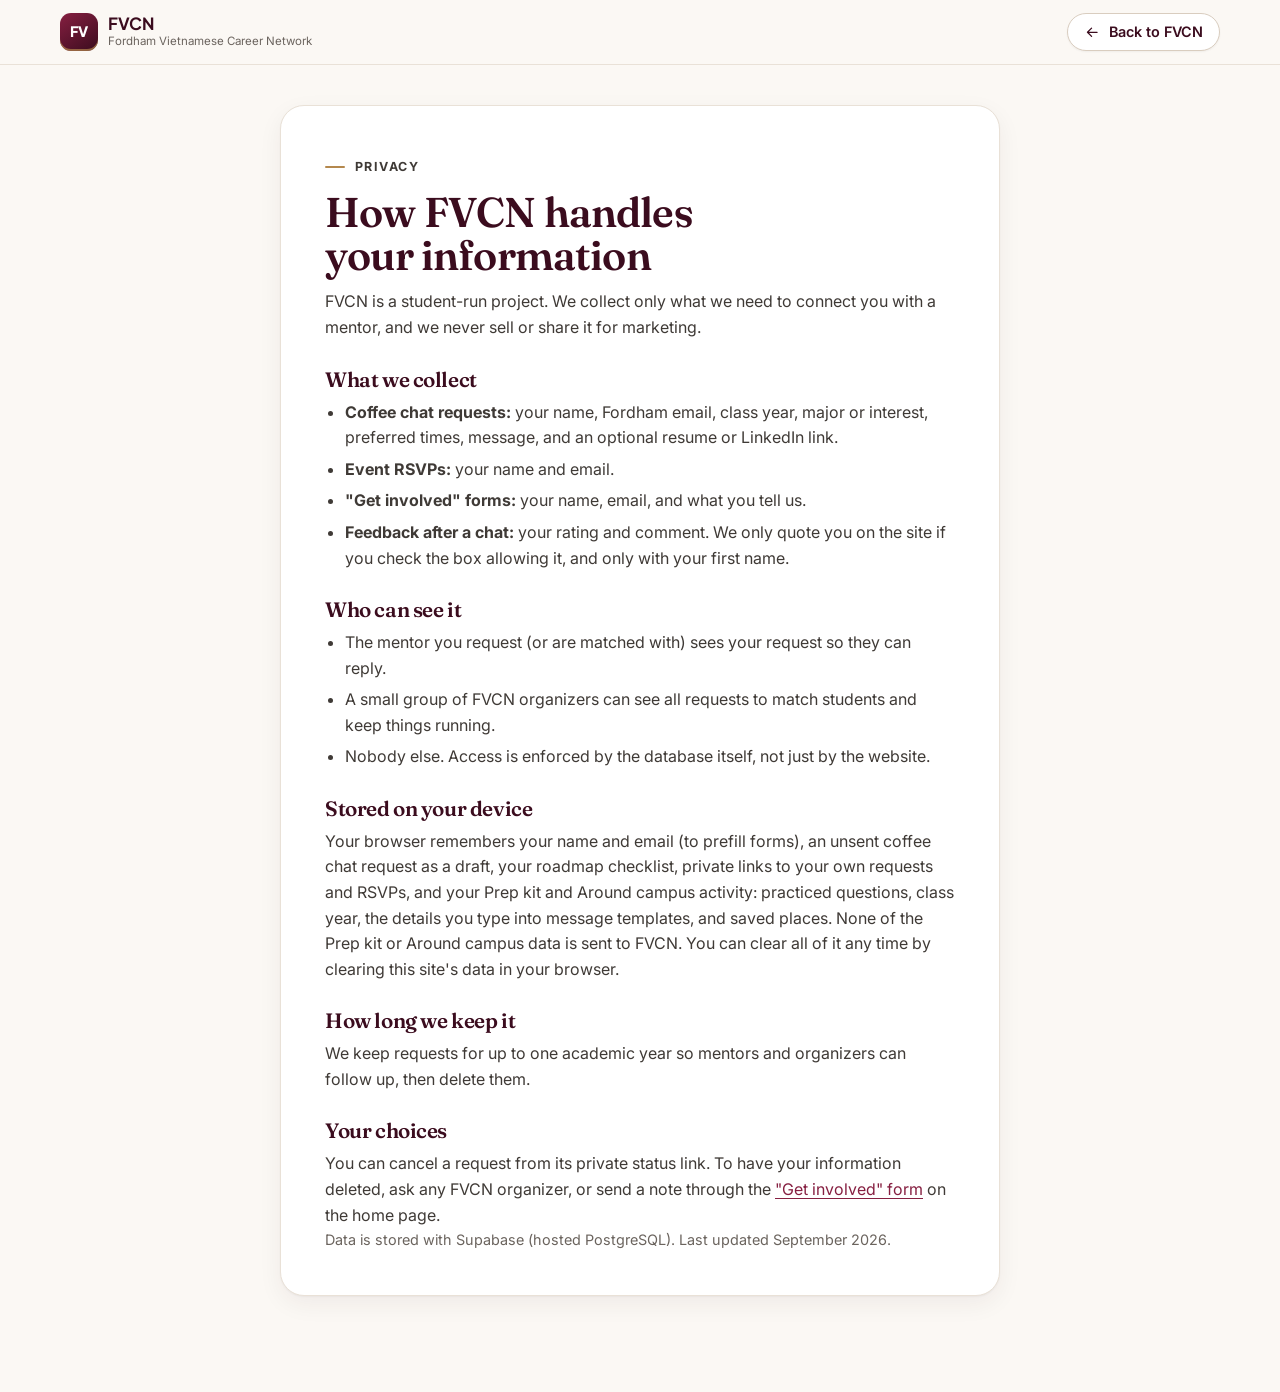
<file: privacy.html>
<!DOCTYPE html>
<html lang="en">
<head>
  <meta charset="UTF-8" />
  <meta name="viewport" content="width=device-width, initial-scale=1.0" />
  <title>Privacy · FVCN</title>
  <meta name="description" content="How the Fordham Vietnamese Career Network collects, uses, and protects the information students share." />
  <meta name="theme-color" content="#861f41" />
  <link rel="icon" href="assets/icons/favicon.svg" type="image/svg+xml" />
  <link rel="apple-touch-icon" href="assets/icons/apple-touch-icon.png" />
  <link rel="preconnect" href="https://fonts.googleapis.com" />
  <link rel="preconnect" href="https://fonts.gstatic.com" crossorigin />
  <link href="https://fonts.googleapis.com/css2?family=Fraunces:opsz,wght@9..144,600&family=Inter:wght@400;500;600;700&family=Plus+Jakarta+Sans:wght@700;800&display=swap" rel="stylesheet" />
  <link rel="stylesheet" href="css/style.css" />
  <link rel="stylesheet" href="css/dashboard.css" />
</head>
<body class="dash-body">
  <svg class="sprite" aria-hidden="true" focusable="false">
    <symbol id="i-arrow-left" viewBox="0 0 24 24"><path d="M19 12H5M11 6l-6 6 6 6" /></symbol>
    <symbol id="i-compass" viewBox="0 0 24 24"><circle cx="12" cy="12" r="9" /><path d="m15.5 8.5-2 5-5 2 2-5z" /></symbol>
  </svg>
  <header class="dash-header">
    <div class="container dash-header-inner">
      <a href="index.html" class="brand" aria-label="FVCN home">
        <span class="brand-mark" aria-hidden="true">FV</span>
        <span class="brand-text"><strong>FVCN</strong><small>Fordham Vietnamese Career Network</small></span>
      </a>
      <a href="index.html" class="btn btn-secondary btn-sm"><svg class="icon" aria-hidden="true"><use href="#i-arrow-left"></use></svg>Back to FVCN</a>
    </div>
  </header>

  <main class="container dash-main status-main" id="main">
    <article class="dash-card status-card prose">
      <p class="eyebrow">Privacy</p>
      <h1>How FVCN handles your information</h1>
      <p>FVCN is a student-run project. We collect only what we need to connect you with a mentor, and we never sell or share it for marketing.</p>

      <h2>What we collect</h2>
      <ul>
        <li><strong>Coffee chat requests:</strong> your name, Fordham email, class year, major or interest, preferred times, message, and an optional resume or LinkedIn link.</li>
        <li><strong>Event RSVPs:</strong> your name and email.</li>
        <li><strong>"Get involved" forms:</strong> your name, email, and what you tell us.</li>
        <li><strong>Feedback after a chat:</strong> your rating and comment. We only quote you on the site if you check the box allowing it, and only with your first name.</li>
      </ul>

      <h2>Who can see it</h2>
      <ul>
        <li>The mentor you request (or are matched with) sees your request so they can reply.</li>
        <li>A small group of FVCN organizers can see all requests to match students and keep things running.</li>
        <li>Nobody else. Access is enforced by the database itself, not just by the website.</li>
      </ul>

      <h2>Stored on your device</h2>
      <p>Your browser remembers your name and email (to prefill forms), an unsent coffee chat request as a draft, your roadmap checklist, private links to your own requests and RSVPs, and your Prep kit and Around campus activity: practiced questions, class year, the details you type into message templates, and saved places. None of the Prep kit or Around campus data is sent to FVCN. You can clear all of it any time by clearing this site's data in your browser.</p>

      <h2>How long we keep it</h2>
      <p>We keep requests for up to one academic year so mentors and organizers can follow up, then delete them.</p>

      <h2>Your choices</h2>
      <p>You can cancel a request from its private status link. To have your information deleted, ask any FVCN organizer, or send a note through the <a href="index.html#get-involved">"Get involved" form</a> on the home page.</p>

      <p class="muted">Data is stored with Supabase (hosted PostgreSQL). Last updated September 2026.</p>
    </article>
  </main>
</body>
</html>
</file>
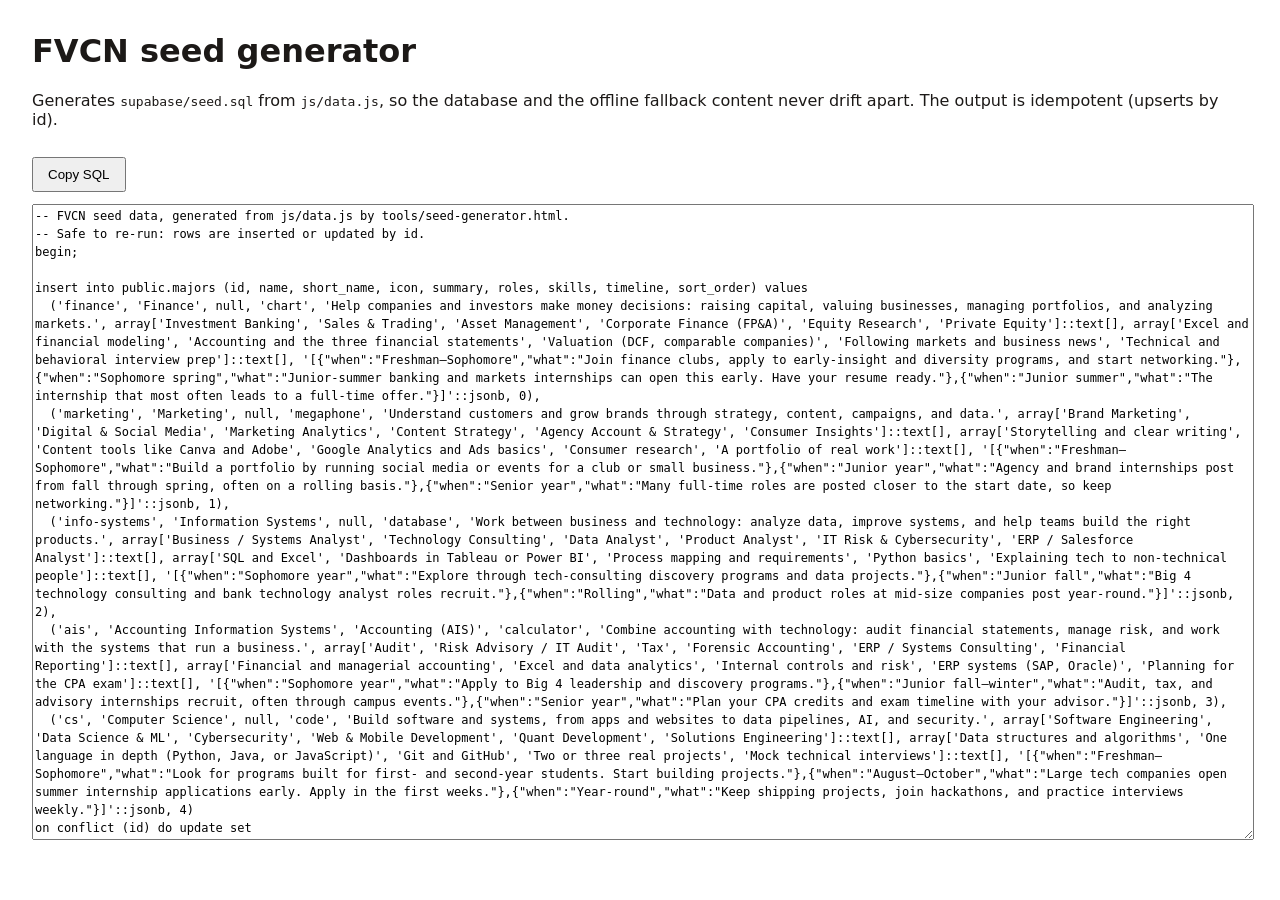
<file: tools/seed-generator.html>
<!DOCTYPE html>
<html lang="en">
<head>
  <meta charset="UTF-8" />
  <title>FVCN seed generator</title>
  <style>
    body { font-family: system-ui, sans-serif; margin: 32px; color: #1c1917; }
    textarea { width: 100%; height: 70vh; font: 12px/1.5 ui-monospace, Consolas, monospace; }
    button { padding: 8px 14px; margin: 12px 0; }
  </style>
</head>
<body>
  <h1>FVCN seed generator</h1>
  <p>
    Generates <code>supabase/seed.sql</code> from <code>js/data.js</code>, so the database and the
    offline fallback content never drift apart. The output is idempotent (upserts by id).
  </p>
  <button type="button" id="copy">Copy SQL</button>
  <textarea id="sql" spellcheck="false" readonly></textarea>

  <script src="../js/data.js"></script>
  <script>
    const q = (value) => (value === null || value === undefined ? "null" : `'${String(value).replace(/'/g, "''")}'`);
    const arr = (values = []) => (values.length ? `array[${values.map(q).join(", ")}]::text[]` : "'{}'::text[]");
    const json = (value) => `${q(JSON.stringify(value))}::jsonb`;
    const bool = (value) => (value ? "true" : "false");

    function upsert(table, columns, rows, key = "id") {
      if (!rows.length) return "";
      const updates = columns.filter((c) => c !== key).map((c) => `${c} = excluded.${c}`).join(",\n  ");
      return `insert into public.${table} (${columns.join(", ")}) values\n` +
        rows.map((row) => `  (${row.join(", ")})`).join(",\n") +
        `\non conflict (${key}) do update set\n  ${updates};\n`;
    }

    const d = FVCN_DATA;
    const out = [
      "-- FVCN seed data, generated from js/data.js by tools/seed-generator.html.",
      "-- Safe to re-run: rows are inserted or updated by id.",
      "begin;",
      ""
    ];

    out.push(upsert("majors",
      ["id", "name", "short_name", "icon", "summary", "roles", "skills", "timeline", "sort_order"],
      d.majors.map((m, i) => [q(m.id), q(m.name), q(m.shortName), q(m.icon), q(m.summary), arr(m.roles), arr(m.skills), json(m.timeline), i])));

    out.push(upsert("companies",
      ["id", "name", "logo_url", "icon_url", "logo_fit", "sort_order"],
      d.companies.map((c, i) => [q(c.id), q(c.name), q(c.logo), q(c.icon), q(c.fit || "contain"), i])));

    out.push(upsert("mentors",
      ["id", "name", "major_id", "status", "role", "company_label", "linkedin_url", "bio", "helps_with", "interests", "photo_url", "featured", "sort_order"],
      d.mentors.map((m, i) => [q(m.id), q(m.name), q(m.majorId), q(m.status || "current"), q(m.role), q(m.companyLabel),
        q(m.linkedin), q(m.bio), arr(m.helpsWith), arr(m.interests), q(m.photo), bool(m.featured), i])));

    out.push("delete from public.mentor_companies where mentor_id in (" + d.mentors.map((m) => q(m.id)).join(", ") + ");");
    const links = d.mentors.flatMap((m) => (m.companyIds || []).map((c, i) => [q(m.id), q(c), i]));
    out.push(`insert into public.mentor_companies (mentor_id, company_id, sort_order) values\n${links.map((r) => `  (${r.join(", ")})`).join(",\n")};\n`);

    out.push(upsert("resources",
      ["id", "title", "major_id", "type", "level", "source", "url", "guide_id", "description", "sort_order"],
      d.resources.map((r, i) => [q(r.id), q(r.title), r.majorId === "general" ? "null" : q(r.majorId), q(r.type), q(r.level),
        q(r.source), q(r.url), q(r.guideId), q(r.description), i])));

    // Event times in data.js are New York local time.
    const ts = (date, time) => `timestamptz '${date} ${time}:00 America/New_York'`;
    out.push(upsert("events",
      ["id", "title", "category", "starts_at", "ends_at", "location", "description"],
      d.events.map((e) => [q(e.id), q(e.title), q(e.category), ts(e.date, e.start), ts(e.date, e.end), q(e.location), q(e.description)])));

    // Staff emails (public.admins, public.mentor_private) are managed in the database, never in git.
    out.push("commit;");

    document.getElementById("sql").textContent = out.join("\n");
    document.getElementById("copy").addEventListener("click", async () => {
      await navigator.clipboard.writeText(document.getElementById("sql").value);
      document.getElementById("copy").textContent = "Copied!";
    });
  </script>
</body>
</html>
</file>
<file: css/style.css>
/* ==========================================================================
   Design tokens
   ========================================================================== */
:root {
  /* Fordham Maroon is PMS 208 C. Neutrals borrow from Rose Hill's limestone; bronze is the accent. */
  --maroon: #861f41;
  --maroon-700: #6b1733;
  --maroon-900: #3b0c1e;
  --maroon-50: #fbf3f6;
  --maroon-100: #f3dde5;
  --gold: #b4884d;
  --gold-50: #f8f1e6;
  --gold-100: #efdfc4;

  --bg: #fbf8f4;
  --surface: #ffffff;
  --surface-2: #f4eee6;
  --ink: #1c1917;
  --ink-2: #3f3a36;
  --muted: #6b645e;
  --line: #e9e1d7;
  --line-strong: #d9cdbf;
  --success: #1f7a4d;
  --success-50: #eaf6ef;
  --danger: #b42318;

  --font-body: "Inter", ui-sans-serif, system-ui, -apple-system, "Segoe UI", sans-serif;
  --font-display: "Plus Jakarta Sans", var(--font-body);
  --font-serif: "Fraunces", Georgia, "Times New Roman", serif;

  --radius-sm: 10px;
  --radius: 16px;
  --radius-lg: 24px;
  --shadow-sm: 0 1px 2px rgba(28, 25, 23, 0.05);
  --shadow: 0 1px 2px rgba(28, 25, 23, 0.04), 0 8px 24px rgba(59, 12, 30, 0.06);
  --shadow-lg: 0 2px 4px rgba(28, 25, 23, 0.04), 0 24px 60px rgba(59, 12, 30, 0.12);

  --accent: var(--maroon);
  --container: 1160px;
  --header-h: 72px;
  --ease: cubic-bezier(0.2, 0.7, 0.2, 1);
}

/* ==========================================================================
   Base
   ========================================================================== */
*,
*::before,
*::after {
  box-sizing: border-box;
}

* {
  margin: 0;
}

html {
  scroll-behavior: smooth;
  scroll-padding-top: calc(var(--header-h) + 16px);
  -webkit-text-size-adjust: 100%;
}

body {
  font-family: var(--font-body);
  font-size: 1rem;
  line-height: 1.6;
  color: var(--ink);
  background: var(--bg);
  -webkit-font-smoothing: antialiased;
  overflow-x: hidden;
}

img,
svg {
  display: block;
  max-width: 100%;
}

/* Components set their own display; make sure the hidden attribute always wins. */
[hidden] {
  display: none !important;
}

a {
  color: inherit;
  text-decoration: none;
}

button,
input,
select,
textarea {
  font: inherit;
  color: inherit;
}

button {
  cursor: pointer;
  background: none;
  border: 0;
  padding: 0;
}

ul,
ol {
  padding: 0;
  list-style: none;
}

h1,
h2,
h3 {
  font-family: var(--font-display);
  color: var(--maroon-900);
  line-height: 1.15;
  letter-spacing: -0.025em;
  text-wrap: balance;
}

h1,
h2 {
  font-family: var(--font-serif);
  font-optical-sizing: auto;
  font-weight: 600;
  letter-spacing: -0.02em;
}

h1 {
  font-size: clamp(2.6rem, 5.6vw, 4.5rem);
  line-height: 1.04;
}

h2 {
  font-size: clamp(2rem, 3.6vw, 2.9rem);
  line-height: 1.1;
}

h3 {
  font-size: 1.125rem;
  font-weight: 700;
  letter-spacing: -0.015em;
}

p {
  color: var(--muted);
  text-wrap: pretty;
}

:focus-visible {
  outline: 3px solid rgba(180, 136, 77, 0.7);
  outline-offset: 2px;
  border-radius: 6px;
}

::selection {
  background: var(--maroon-100);
  color: var(--maroon-900);
}

.icon {
  width: 1.15em;
  height: 1.15em;
  flex: none;
  fill: none;
  stroke: currentColor;
  stroke-width: 1.8;
  stroke-linecap: round;
  stroke-linejoin: round;
}

.sprite {
  position: absolute;
  width: 0;
  height: 0;
  overflow: hidden;
}

.sr-only {
  position: absolute;
  width: 1px;
  height: 1px;
  padding: 0;
  margin: -1px;
  overflow: hidden;
  clip: rect(0, 0, 0, 0);
  white-space: nowrap;
  border: 0;
}

.skip-link {
  position: absolute;
  left: 16px;
  top: -60px;
  z-index: 200;
  padding: 10px 16px;
  border-radius: var(--radius-sm);
  background: var(--maroon);
  color: white;
  font-weight: 600;
  transition: top 0.2s;
}

.skip-link:focus {
  top: 12px;
}

.container {
  width: min(var(--container), 100% - 40px);
  margin-inline: auto;
}

.section {
  padding-block: clamp(72px, 9vw, 112px);
}

.section-tinted {
  background: var(--surface-2);
}

.section-head {
  max-width: 720px;
  margin-bottom: clamp(32px, 4vw, 48px);
}

.section-head h2 {
  margin-bottom: 14px;
}

.section-head p:not(.eyebrow) {
  font-size: 1.075rem;
}

.eyebrow {
  display: inline-flex;
  align-items: center;
  gap: 10px;
  margin-bottom: 14px;
  color: var(--maroon);
  font-size: 0.78rem;
  font-weight: 700;
  letter-spacing: 0.12em;
  text-transform: uppercase;
}

.eyebrow::before {
  content: "";
  width: 20px;
  height: 2px;
  border-radius: 2px;
  background: var(--gold);
}

.eyebrow-light {
  color: var(--gold-100);
}

.lead {
  font-size: clamp(1.075rem, 1.4vw, 1.2rem);
  color: var(--ink-2);
}

/* ==========================================================================
   Buttons, chips, tags
   ========================================================================== */
.btn {
  display: inline-flex;
  align-items: center;
  justify-content: center;
  gap: 8px;
  min-height: 44px;
  padding: 0 18px;
  border: 1px solid transparent;
  border-radius: 999px;
  font-weight: 600;
  font-size: 0.95rem;
  line-height: 1;
  white-space: nowrap;
  transition: background 0.2s, border-color 0.2s, color 0.2s, box-shadow 0.2s, transform 0.2s var(--ease);
}

.btn:active {
  transform: translateY(1px);
}

.btn-sm {
  min-height: 38px;
  padding: 0 16px;
  font-size: 0.9rem;
}

.btn-lg {
  min-height: 52px;
  padding: 0 24px;
  font-size: 1rem;
}

.btn-block {
  width: 100%;
}

.btn-primary {
  background: var(--maroon);
  color: white;
  box-shadow: 0 1px 2px rgba(59, 12, 30, 0.2), 0 6px 16px rgba(134, 31, 65, 0.18);
}

.btn-primary:hover {
  background: var(--maroon-700);
  box-shadow: 0 1px 2px rgba(59, 12, 30, 0.2), 0 10px 24px rgba(134, 31, 65, 0.26);
}

.btn-secondary {
  background: var(--surface);
  color: var(--maroon-900);
  border-color: var(--line-strong);
  box-shadow: var(--shadow-sm);
}

.btn-secondary:hover {
  border-color: var(--maroon);
  color: var(--maroon);
}

.btn-ghost {
  color: var(--maroon);
}

.btn-light {
  background: white;
  color: var(--maroon-900);
  box-shadow: 0 8px 24px rgba(0, 0, 0, 0.18);
}

.btn-light:hover {
  background: var(--gold-50);
  box-shadow: 0 12px 30px rgba(0, 0, 0, 0.24);
}

.btn-outline-light {
  border-color: rgba(255, 255, 255, 0.45);
  background: rgba(255, 255, 255, 0.06);
  color: white;
  backdrop-filter: blur(6px);
}

.btn-outline-light:hover {
  border-color: white;
  background: rgba(255, 255, 255, 0.14);
}

.btn-ghost:hover {
  background: var(--maroon-50);
}

.btn[disabled],
.btn.is-loading {
  opacity: 0.7;
  pointer-events: none;
}

.btn.is-loading .icon {
  display: none;
}

.btn.is-loading::after {
  content: "";
  width: 16px;
  height: 16px;
  border: 2px solid currentColor;
  border-right-color: transparent;
  border-radius: 50%;
  animation: spin 0.7s linear infinite;
}

.icon-btn {
  display: grid;
  place-items: center;
  width: 40px;
  height: 40px;
  border-radius: 50%;
  color: var(--ink-2);
  transition: background 0.2s;
}

.icon-btn:hover {
  background: var(--surface-2);
}

.chips {
  display: flex;
  flex-wrap: wrap;
  gap: 8px;
}

.chip {
  display: inline-flex;
  align-items: center;
  gap: 6px;
  min-height: 38px;
  padding: 0 14px;
  border: 1px solid var(--line-strong);
  border-radius: 999px;
  background: var(--surface);
  color: var(--ink-2);
  font-size: 0.9rem;
  font-weight: 500;
  transition: background 0.2s, border-color 0.2s, color 0.2s;
}

.chip:hover {
  border-color: var(--maroon);
  color: var(--maroon);
}

.chip[aria-pressed="true"] {
  background: var(--maroon);
  border-color: var(--maroon);
  color: white;
}

.chip .count {
  font-size: 0.78rem;
  opacity: 0.7;
}

.tag {
  display: inline-flex;
  align-items: center;
  gap: 6px;
  padding: 4px 10px;
  border-radius: 999px;
  background: var(--surface-2);
  color: var(--ink-2);
  font-size: 0.78rem;
  font-weight: 600;
  line-height: 1.4;
  white-space: nowrap;
}

.tag-maroon {
  background: var(--maroon-50);
  color: var(--maroon);
}

.tag-gold {
  background: var(--gold-50);
  color: #7c5a2a;
}

.tag-success {
  background: var(--success-50);
  color: var(--success);
}

/* ==========================================================================
   Header
   ========================================================================== */
.site-header {
  position: fixed;
  inset: 0 0 auto;
  z-index: 100;
  height: var(--header-h);
  background: rgba(252, 250, 247, 0.8);
  backdrop-filter: saturate(180%) blur(14px);
  -webkit-backdrop-filter: saturate(180%) blur(14px);
  border-bottom: 1px solid transparent;
  transition: border-color 0.25s, box-shadow 0.25s;
}

.site-header.is-scrolled {
  border-bottom-color: var(--line);
  box-shadow: 0 4px 20px rgba(59, 12, 30, 0.04);
}

.navbar {
  height: 100%;
  display: flex;
  align-items: center;
  gap: 24px;
}

.brand {
  display: flex;
  align-items: center;
  gap: 10px;
  flex: none;
}

.brand-mark {
  display: grid;
  place-items: center;
  width: 38px;
  height: 38px;
  border-radius: 11px;
  background: linear-gradient(145deg, var(--maroon), var(--maroon-900));
  color: white;
  font-family: var(--font-display);
  font-size: 0.9rem;
  font-weight: 800;
  letter-spacing: -0.02em;
  box-shadow: inset 0 -2px 0 rgba(180, 136, 77, 0.7);
}

.brand-text strong {
  display: block;
  font-family: var(--font-display);
  font-size: 1.05rem;
  line-height: 1.1;
  color: var(--maroon-900);
  letter-spacing: -0.02em;
}

.brand-text small {
  display: block;
  color: var(--muted);
  font-size: 0.72rem;
  line-height: 1.3;
}

.nav-links {
  display: flex;
  align-items: center;
  gap: 2px;
  margin-left: auto;
}

.nav-links a:not(.btn) {
  position: relative;
  padding: 8px 12px;
  border-radius: 8px;
  color: var(--ink-2);
  font-size: 0.92rem;
  font-weight: 500;
  transition: color 0.2s, background 0.2s;
}

.nav-links a:not(.btn):hover {
  color: var(--maroon);
  background: var(--maroon-50);
}

.nav-links a.is-active {
  color: var(--maroon);
}

.nav-links a.is-active::after {
  content: "";
  position: absolute;
  left: 12px;
  right: 12px;
  bottom: 2px;
  height: 2px;
  border-radius: 2px;
  background: var(--maroon);
}

.nav-mobile-cta {
  display: none;
}

.site-header:not(.is-scrolled) {
  background: transparent;
  backdrop-filter: none;
  -webkit-backdrop-filter: none;
}

.site-header:not(.is-scrolled) .brand-text strong,
.site-header:not(.is-scrolled) .nav-toggle {
  color: white;
}

.site-header:not(.is-scrolled) .brand-text small {
  color: rgba(255, 255, 255, 0.72);
}

.site-header:not(.is-scrolled) .brand-mark {
  background: white;
  color: var(--maroon);
}

.site-header:not(.is-scrolled) .nav-toggle:hover {
  background: rgba(255, 255, 255, 0.14);
}

.site-header:not(.is-scrolled) .nav-cta {
  background: white;
  color: var(--maroon-900);
}

@media (min-width: 901px) {
  .site-header:not(.is-scrolled) .nav-links a:not(.btn) {
    color: rgba(255, 255, 255, 0.86);
  }

  .site-header:not(.is-scrolled) .nav-links a:not(.btn):hover {
    background: rgba(255, 255, 255, 0.12);
    color: white;
  }

  .site-header:not(.is-scrolled) .nav-links a.is-active::after {
    background: white;
  }
}

.nav-actions {
  display: flex;
  align-items: center;
  gap: 8px;
}

.nav-toggle {
  display: none;
  place-items: center;
  width: 42px;
  height: 42px;
  border-radius: 10px;
  color: var(--maroon-900);
}

.nav-toggle .icon {
  width: 22px;
  height: 22px;
}

.nav-toggle:hover {
  background: var(--maroon-50);
}

/* ==========================================================================
   Hero
   ========================================================================== */
.hero {
  position: relative;
  padding: calc(var(--header-h) + clamp(56px, 8vw, 112px)) 0 clamp(128px, 13vw, 168px);
  overflow: hidden;
  isolation: isolate;
  background: var(--maroon-900);
  color: white;
}

.hero-media {
  position: absolute;
  inset: 0;
  z-index: -2;
}

.hero-media img {
  width: 100%;
  height: 100%;
  object-fit: cover;
  object-position: center 40%;
  animation: heroZoom 16s ease-out both;
}

.hero::before {
  content: "";
  position: absolute;
  inset: 0;
  z-index: -1;
  background:
    linear-gradient(90deg, rgba(59, 12, 30, 0.95) 0%, rgba(59, 12, 30, 0.84) 38%, rgba(59, 12, 30, 0.5) 72%, rgba(59, 12, 30, 0.35) 100%),
    linear-gradient(180deg, rgba(59, 12, 30, 0.55) 0%, transparent 28%, transparent 62%, rgba(59, 12, 30, 0.75) 100%);
}

.hero-grid {
  display: grid;
  grid-template-columns: minmax(0, 1.15fr) minmax(0, 0.85fr);
  gap: clamp(40px, 6vw, 80px);
  align-items: center;
}

.hero h1 {
  margin-bottom: 22px;
  color: white;
}

.hero h1 .accent {
  font-style: italic;
  background: linear-gradient(90deg, #f6dfbb, #d9a866);
  -webkit-background-clip: text;
  background-clip: text;
  -webkit-text-fill-color: transparent;
}

.hero .lead {
  max-width: 580px;
  color: rgba(255, 255, 255, 0.86);
}

.hero-actions {
  display: flex;
  flex-wrap: wrap;
  gap: 12px;
  margin-top: 32px;
}

.hero-quick {
  margin-top: 36px;
  padding-top: 24px;
  border-top: 1px solid rgba(255, 255, 255, 0.18);
}

.hero-quick-label {
  display: block;
  margin-bottom: 12px;
  color: rgba(255, 255, 255, 0.72);
  font-size: 0.875rem;
  font-weight: 500;
}

.hero-chips {
  display: flex;
  flex-wrap: wrap;
  gap: 8px;
}

.hero-chips .chip {
  border-color: rgba(255, 255, 255, 0.24);
  background: rgba(255, 255, 255, 0.08);
  color: white;
  backdrop-filter: blur(6px);
}

.hero-chips .chip .icon {
  color: var(--gold-100);
}

.hero-chips .chip:hover {
  border-color: white;
  background: white;
  color: var(--maroon);
}

.hero-chips .chip:hover .icon {
  color: inherit;
}

.hero-credit {
  position: absolute;
  left: 0;
  right: 0;
  bottom: 96px;
  display: flex;
  justify-content: flex-end;
  align-items: center;
  gap: 6px;
  color: rgba(255, 255, 255, 0.6);
  font-size: 0.78rem;
}

.hero-credit .icon {
  width: 14px;
  height: 14px;
}

.hero-card {
  padding: 24px;
  border: 1px solid rgba(255, 255, 255, 0.4);
  border-radius: var(--radius-lg);
  background: var(--surface);
  color: var(--ink);
  box-shadow: 0 30px 80px rgba(0, 0, 0, 0.35);
}

.hero-card-head {
  display: flex;
  align-items: flex-start;
  justify-content: space-between;
  gap: 12px;
  margin-bottom: 18px;
}

.hero-card-kicker {
  display: flex;
  align-items: center;
  gap: 8px;
  margin-bottom: 4px;
  color: var(--success);
  font-size: 0.8rem;
  font-weight: 600;
}

.live-dot {
  width: 8px;
  height: 8px;
  border-radius: 50%;
  background: #22a06b;
  box-shadow: 0 0 0 0 rgba(34, 160, 107, 0.5);
  animation: pulse 2s infinite;
}

.hero-card-title {
  font-size: 1.2rem;
}

.hero-mentors {
  display: grid;
  grid-template-columns: minmax(0, 1fr);
  gap: 4px;
}

.hero-mentor {
  display: flex;
  align-items: center;
  gap: 12px;
  padding: 10px;
  margin-inline: -10px;
  border-radius: 12px;
  transition: background 0.2s;
}

.hero-mentor:hover {
  background: var(--surface-2);
}

.hero-mentor-info,
.mini-item-info {
  flex: 1;
  min-width: 0;
  text-align: left;
}

.hero-mentor-info:hover strong,
.mini-item-info:hover strong {
  color: var(--maroon);
}

.hero-mentor-info strong {
  display: block;
  color: var(--ink);
  font-size: 0.95rem;
  font-weight: 600;
}

.hero-mentor-info > span {
  display: block;
  overflow: hidden;
  color: var(--muted);
  font-size: 0.82rem;
  white-space: nowrap;
  text-overflow: ellipsis;
}

.hero-mentor-info .company {
  display: inline-flex;
  vertical-align: bottom;
  gap: 5px;
  font-size: inherit;
  font-weight: 600;
  color: var(--ink-2);
}

.hero-mentor-info .company-marks {
  display: inline-flex;
  flex: none;
}

.company-marks .company-icon + .company-icon {
  margin-left: -6px;
}

.company-icon {
  width: 16px;
  height: 16px;
  border-radius: 4px;
}

.hero-mentor-info .dot {
  margin: 0 5px;
}

.hero-card-link {
  display: inline-flex;
  align-items: center;
  gap: 6px;
  margin-top: 10px;
  color: var(--maroon);
  font-size: 0.9rem;
  font-weight: 600;
}

.hero-card-link:hover .icon {
  transform: translateX(3px);
}

.hero-card-link .icon {
  transition: transform 0.2s var(--ease);
}

.hero-card-foot {
  display: flex;
  flex-wrap: wrap;
  gap: 8px 20px;
  margin-top: 18px;
  padding-top: 16px;
  border-top: 1px solid var(--line);
  color: var(--muted);
  font-size: 0.85rem;
}

.hero-card-foot span {
  display: inline-flex;
  align-items: center;
  gap: 6px;
}

/* ==========================================================================
   Avatars (shared)
   ========================================================================== */
.avatar {
  display: grid;
  place-items: center;
  flex: none;
  width: 44px;
  height: 44px;
  border-radius: 50%;
  background: var(--accent);
  color: white;
  font-family: var(--font-display);
  font-size: 0.9rem;
  font-weight: 700;
  letter-spacing: -0.01em;
}

.avatar-lg {
  width: 56px;
  height: 56px;
  font-size: 1.05rem;
}

[data-major="finance"] { --accent: #861f41; }
[data-major="marketing"] { --accent: #b45309; }
[data-major="info-systems"] { --accent: #1d4ed8; }
[data-major="ais"] { --accent: #047857; }
[data-major="cs"] { --accent: #6d28d9; }

/* ==========================================================================
   Proof: stats + logo marquee
   ========================================================================== */
.proof {
  position: relative;
  z-index: 2;
  margin-top: -72px;
  padding-bottom: clamp(56px, 7vw, 88px);
}

.stats {
  display: grid;
  grid-template-columns: repeat(4, 1fr);
  border: 1px solid var(--line);
  border-radius: var(--radius-lg);
  background: var(--surface);
  box-shadow: var(--shadow-lg);
}

.stat {
  display: flex;
  flex-direction: column-reverse;
  justify-content: flex-end;
  padding: 24px 28px;
}

.stat + .stat {
  border-left: 1px solid var(--line);
}

.stat dd {
  margin: 0;
  color: var(--maroon);
  font-family: var(--font-serif);
  font-size: clamp(1.9rem, 3vw, 2.4rem);
  font-weight: 800;
  line-height: 1.1;
  letter-spacing: -0.03em;
  font-variant-numeric: tabular-nums;
}

.stat dt {
  margin-top: 4px;
  color: var(--muted);
  font-size: 0.9rem;
}

.logos {
  margin-top: clamp(40px, 5vw, 56px);
}

.logos-label {
  margin-bottom: 18px;
  text-align: center;
  color: var(--muted);
  font-size: 0.875rem;
  font-weight: 500;
}

.logo-marquee {
  overflow: hidden;
  mask-image: linear-gradient(90deg, transparent, black 8%, black 92%, transparent);
  -webkit-mask-image: linear-gradient(90deg, transparent, black 8%, black 92%, transparent);
}

.logo-track {
  display: flex;
  width: max-content;
  animation: marquee 45s linear infinite;
}

.logo-marquee:hover .logo-track,
.logo-marquee:focus-within .logo-track {
  animation-play-state: paused;
}

.logo-set {
  display: flex;
  gap: 14px;
  padding-right: 14px;
}

.logo-card {
  width: 168px;
  height: 84px;
  flex: none;
  overflow: hidden;
  border: 1px solid var(--line);
  border-radius: 14px;
  background: white;
  transition: border-color 0.25s, box-shadow 0.25s, transform 0.25s var(--ease);
}

.logo-card img {
  width: 100%;
  height: 100%;
  padding: 14px 18px;
  object-fit: contain;
}

.logo-card-cover img {
  padding: 0;
  object-fit: cover;
}

.logo-card:hover {
  border-color: var(--line-strong);
  box-shadow: var(--shadow);
  transform: translateY(-2px);
}

/* ==========================================================================
   How it works
   ========================================================================== */
.steps {
  display: grid;
  grid-template-columns: repeat(4, 1fr);
  gap: 16px;
  counter-reset: step;
}

.step {
  position: relative;
  padding: 24px;
  border: 1px solid var(--line);
  border-radius: var(--radius);
  background: var(--surface);
}

.step-num {
  position: absolute;
  top: 20px;
  right: 22px;
  color: var(--line-strong);
  font-family: var(--font-display);
  font-size: 1.6rem;
  font-weight: 800;
  line-height: 1;
}

.step-icon,
.community-icon,
.involve-icon {
  display: grid;
  place-items: center;
  width: 44px;
  height: 44px;
  margin-bottom: 18px;
  border-radius: 12px;
  background: var(--maroon-50);
  color: var(--maroon);
}

.step-icon .icon,
.community-icon .icon,
.involve-icon .icon {
  width: 22px;
  height: 22px;
}

.step h3 {
  margin-bottom: 6px;
}

.step p {
  font-size: 0.95rem;
}

/* ==========================================================================
   Career paths explorer
   ========================================================================== */
.paths {
  display: grid;
  grid-template-columns: 280px minmax(0, 1fr);
  gap: 24px;
  align-items: start;
}

.paths-tabs {
  display: grid;
  gap: 6px;
  position: sticky;
  top: calc(var(--header-h) + 24px);
}

.path-tab {
  display: flex;
  align-items: center;
  gap: 12px;
  width: 100%;
  padding: 12px 14px;
  border: 1px solid transparent;
  border-radius: 14px;
  color: var(--ink-2);
  font-weight: 600;
  text-align: left;
  transition: background 0.2s, border-color 0.2s, color 0.2s;
}

.path-tab-icon {
  display: grid;
  place-items: center;
  flex: none;
  width: 36px;
  height: 36px;
  border-radius: 10px;
  background: var(--surface);
  color: var(--accent);
  border: 1px solid var(--line);
  transition: background 0.2s, color 0.2s;
}

.path-tab:hover {
  background: rgba(255, 255, 255, 0.6);
}

.path-tab[aria-selected="true"] {
  background: var(--surface);
  border-color: var(--line);
  color: var(--maroon-900);
  box-shadow: var(--shadow);
}

.path-tab[aria-selected="true"] .path-tab-icon {
  background: var(--accent);
  border-color: var(--accent);
  color: white;
}

.path-panel {
  padding: clamp(24px, 3.5vw, 40px);
  border: 1px solid var(--line);
  border-radius: var(--radius-lg);
  background: var(--surface);
  box-shadow: var(--shadow);
}

.path-panel.is-entering {
  animation: fadeUp 0.35s var(--ease);
}

.path-header {
  display: flex;
  align-items: center;
  gap: 16px;
  margin-bottom: 14px;
}

.path-header .path-tab-icon {
  width: 52px;
  height: 52px;
  border-radius: 14px;
  background: var(--accent);
  border-color: var(--accent);
  color: white;
}

.path-header .path-tab-icon .icon {
  width: 26px;
  height: 26px;
}

.path-header h3 {
  font-family: var(--font-serif);
  font-size: clamp(1.5rem, 2.6vw, 1.9rem);
  font-weight: 600;
}

.path-summary {
  max-width: 640px;
  font-size: 1.05rem;
  color: var(--ink-2);
}

.path-grid {
  display: grid;
  grid-template-columns: repeat(2, minmax(0, 1fr));
  gap: 28px 36px;
  margin-top: 32px;
}

.path-block h4 {
  margin-bottom: 12px;
  color: var(--muted);
  font-size: 0.78rem;
  font-weight: 700;
  letter-spacing: 0.08em;
  text-transform: uppercase;
}

.role-list {
  display: flex;
  flex-wrap: wrap;
  gap: 8px;
}

.check-list {
  display: grid;
  gap: 8px;
}

.check-list li {
  display: flex;
  gap: 10px;
  color: var(--ink-2);
  font-size: 0.95rem;
}

.check-list .icon {
  margin-top: 3px;
  color: var(--success);
  width: 1em;
  height: 1em;
  stroke-width: 2.4;
}

.timeline {
  display: grid;
  gap: 0;
}

.timeline li {
  position: relative;
  padding: 0 0 16px 22px;
}

.timeline li::before {
  content: "";
  position: absolute;
  left: 0;
  top: 7px;
  width: 9px;
  height: 9px;
  border-radius: 50%;
  background: var(--accent);
  box-shadow: 0 0 0 3px var(--surface), 0 0 0 4px var(--line-strong);
}

.timeline li:not(:last-child)::after {
  content: "";
  position: absolute;
  left: 4px;
  top: 20px;
  bottom: 0;
  width: 1px;
  background: var(--line-strong);
}

.timeline strong {
  display: block;
  color: var(--ink);
  font-size: 0.9rem;
}

.timeline span {
  color: var(--muted);
  font-size: 0.9rem;
}

.mini-list {
  display: grid;
  gap: 8px;
}

.mini-item {
  display: flex;
  align-items: center;
  gap: 12px;
  padding: 10px 12px;
  border: 1px solid var(--line);
  border-radius: 12px;
  transition: border-color 0.2s, background 0.2s;
}

.mini-item:hover {
  border-color: var(--line-strong);
  background: var(--bg);
}

.mini-item .avatar {
  width: 36px;
  height: 36px;
  font-size: 0.78rem;
}

.mini-item-info {
  flex: 1;
  min-width: 0;
}

.mini-item-info strong {
  display: block;
  font-size: 0.92rem;
  font-weight: 600;
  line-height: 1.3;
}

.mini-item-info span {
  display: block;
  color: var(--muted);
  font-size: 0.8rem;
  line-height: 1.3;
}

.mini-item > .icon {
  color: var(--muted);
}

.path-footer {
  display: flex;
  flex-wrap: wrap;
  gap: 12px;
  margin-top: 32px;
  padding-top: 24px;
  border-top: 1px solid var(--line);
}

.empty-inline {
  color: var(--muted);
  font-size: 0.92rem;
}

.text-link {
  color: var(--maroon);
  font-weight: 600;
  text-decoration: underline;
  text-underline-offset: 3px;
  text-decoration-thickness: 1px;
}

/* ==========================================================================
   Roadmap
   ========================================================================== */
.year-tabs {
  display: inline-flex;
  flex-wrap: wrap;
  gap: 4px;
  padding: 4px;
  margin-bottom: 20px;
  border: 1px solid var(--line);
  border-radius: 999px;
  background: var(--surface-2);
}

.year-tab {
  display: inline-flex;
  align-items: center;
  gap: 8px;
  min-height: 40px;
  padding: 0 18px;
  border-radius: 999px;
  color: var(--ink-2);
  font-weight: 600;
  font-size: 0.93rem;
  transition: background 0.2s, color 0.2s, box-shadow 0.2s;
}

.year-tab:hover {
  color: var(--maroon);
}

.year-tab[aria-selected="true"] {
  background: var(--surface);
  color: var(--maroon-900);
  box-shadow: var(--shadow);
}

.year-tab .badge {
  padding: 1px 7px;
  border-radius: 999px;
  background: var(--line);
  color: var(--muted);
  font-size: 0.72rem;
  font-weight: 700;
}

.year-tab .badge.is-done {
  background: var(--success-50);
  color: var(--success);
}

.roadmap-panel {
  display: grid;
  grid-template-columns: minmax(0, 0.8fr) minmax(0, 1.2fr);
  gap: clamp(24px, 4vw, 56px);
  padding: clamp(24px, 3.5vw, 40px);
  border: 1px solid var(--line);
  border-radius: var(--radius-lg);
  background: var(--surface);
  box-shadow: var(--shadow);
}

.roadmap-panel.is-entering {
  animation: fadeUp 0.35s var(--ease);
}

.roadmap-focus .tag {
  margin-bottom: 14px;
}

.roadmap-focus h3 {
  margin-bottom: 10px;
  font-family: var(--font-serif);
  font-size: clamp(1.5rem, 2.6vw, 1.9rem);
  font-weight: 600;
}

.progress {
  margin-top: 28px;
}

.progress-label {
  display: flex;
  justify-content: space-between;
  margin-bottom: 8px;
  font-size: 0.875rem;
  font-weight: 600;
  color: var(--ink-2);
}

.progress-bar {
  height: 8px;
  overflow: hidden;
  border-radius: 999px;
  background: var(--surface-2);
}

.progress-bar span {
  display: block;
  height: 100%;
  border-radius: inherit;
  background: linear-gradient(90deg, var(--maroon), var(--gold));
  transition: width 0.5s var(--ease);
}

.roadmap-note {
  margin-top: 16px;
  font-size: 0.875rem;
}

.task-list {
  display: grid;
  gap: 8px;
}

.task {
  display: flex;
  align-items: flex-start;
  gap: 14px;
  padding: 14px 16px;
  border: 1px solid var(--line);
  border-radius: 14px;
  cursor: pointer;
  transition: border-color 0.2s, background 0.2s;
}

.task:hover {
  border-color: var(--line-strong);
  background: var(--bg);
}

.task input {
  position: absolute;
  opacity: 0;
  pointer-events: none;
}

.task-box {
  display: grid;
  place-items: center;
  flex: none;
  width: 22px;
  height: 22px;
  margin-top: 1px;
  border: 1.5px solid var(--line-strong);
  border-radius: 7px;
  background: var(--surface);
  color: white;
  transition: background 0.2s, border-color 0.2s;
}

.task-box .icon {
  width: 14px;
  height: 14px;
  stroke-width: 3;
  opacity: 0;
  transform: scale(0.5);
  transition: opacity 0.2s, transform 0.2s var(--ease);
}

.task input:checked + .task-box {
  background: var(--success);
  border-color: var(--success);
}

.task input:checked + .task-box .icon {
  opacity: 1;
  transform: scale(1);
}

.task input:focus-visible + .task-box {
  outline: 3px solid rgba(180, 136, 77, 0.7);
  outline-offset: 2px;
}

.task-text {
  color: var(--ink-2);
  font-size: 0.97rem;
  transition: color 0.2s;
}

.task input:checked ~ .task-text {
  color: var(--muted);
  text-decoration: line-through;
  text-decoration-color: var(--line-strong);
}

/* ==========================================================================
   Toolbar (search + filters)
   ========================================================================== */
.toolbar {
  display: flex;
  flex-wrap: wrap;
  align-items: center;
  justify-content: space-between;
  gap: 16px;
  margin-bottom: 16px;
}

.search {
  position: relative;
  display: flex;
  align-items: center;
  flex: 1 1 300px;
  max-width: 380px;
}

.search .icon {
  position: absolute;
  left: 14px;
  color: var(--muted);
  pointer-events: none;
}

.search input {
  width: 100%;
  height: 44px;
  padding: 0 14px 0 42px;
  border: 1px solid var(--line-strong);
  border-radius: 999px;
  background: var(--surface);
  transition: border-color 0.2s, box-shadow 0.2s;
}

.search input:focus,
.select-inline select:focus {
  outline: none;
  border-color: var(--maroon);
  box-shadow: 0 0 0 4px rgba(134, 31, 65, 0.1);
}

.select-inline select {
  height: 40px;
  padding: 0 38px 0 16px;
  border: 1px solid var(--line-strong);
  border-radius: 999px;
  background: var(--surface) url("data:image/svg+xml,%3Csvg xmlns='http://www.w3.org/2000/svg' viewBox='0 0 24 24' fill='none' stroke='%236b645e' stroke-width='2' stroke-linecap='round'%3E%3Cpath d='m6 9 6 6 6-6'/%3E%3C/svg%3E") no-repeat right 14px center / 16px;
  appearance: none;
  font-size: 0.9rem;
  font-weight: 500;
  cursor: pointer;
}

.result-count {
  margin-bottom: 16px;
  font-size: 0.875rem;
}

.empty-state {
  grid-column: 1 / -1;
  padding: 48px 24px;
  border: 1px dashed var(--line-strong);
  border-radius: var(--radius);
  text-align: center;
}

.empty-state h3 {
  margin-bottom: 6px;
}

.empty-state .btn {
  margin-top: 16px;
}

/* ==========================================================================
   Cards (mentor, resource, community)
   ========================================================================== */
.mentor-grid,
.resource-grid,
.community-grid {
  display: grid;
  grid-template-columns: repeat(3, minmax(0, 1fr));
  gap: 16px;
}

.card {
  display: flex;
  flex-direction: column;
  padding: 24px;
  border: 1px solid var(--line);
  border-radius: var(--radius);
  background: var(--surface);
  transition: border-color 0.25s, box-shadow 0.25s, transform 0.25s var(--ease);
  animation: fadeUp 0.4s var(--ease) both;
}

.card:hover {
  border-color: var(--line-strong);
  box-shadow: var(--shadow);
  transform: translateY(-3px);
}

.mentor-head {
  display: flex;
  align-items: center;
  gap: 14px;
  margin-bottom: 14px;
}

.mentor-head h3 {
  font-size: 1.1rem;
}

.mentor-role {
  color: var(--ink-2);
  font-size: 0.88rem;
  line-height: 1.4;
}

.mentor-role strong {
  color: var(--accent);
  font-weight: 600;
}

.mentor-major {
  align-self: flex-start;
}

.mentor-id {
  display: grid;
  justify-items: start;
  gap: 6px;
  flex: 1;
  min-width: 0;
}

.mentor-name {
  color: inherit;
  font: inherit;
  text-align: left;
  transition: color 0.2s;
}

.mentor-name:hover {
  color: var(--maroon);
}

.linkedin-link {
  display: grid;
  place-items: center;
  flex: none;
  align-self: flex-start;
  width: 34px;
  height: 34px;
  border-radius: 9px;
  background: #edf3fa;
  color: #0a66c2;
  transition: background 0.2s, color 0.2s;
}

.linkedin-link:hover {
  background: #0a66c2;
  color: white;
}

.linkedin-link .icon {
  width: 16px;
  height: 16px;
}

.icon-fill {
  fill: currentColor;
  stroke: none;
}

.linkedin-btn .icon {
  color: #0a66c2;
}

.mentor-job {
  display: grid;
  gap: 6px;
  margin-bottom: 16px;
  padding: 12px 14px;
  border: 1px solid var(--line);
  border-radius: 12px;
  background: var(--bg);
}

.company {
  display: inline-flex;
  align-items: center;
  gap: 8px;
  color: var(--ink);
  font-size: 0.92rem;
  font-weight: 600;
}

.company-icon {
  flex: none;
  width: 22px;
  height: 22px;
  border-radius: 6px;
  background: white;
  object-fit: contain;
  box-shadow: 0 0 0 1px var(--line);
}

.company-icon-fallback {
  display: grid;
  place-items: center;
  color: var(--muted);
}

.company-icon-fallback .icon {
  width: 13px;
  height: 13px;
}

.mentor-job .mentor-role {
  display: flex;
  flex-wrap: wrap;
  align-items: center;
  gap: 6px;
}

.status-badge {
  padding: 2px 8px;
  border-radius: 999px;
  font-size: 0.68rem;
  font-weight: 700;
  letter-spacing: 0.04em;
  text-transform: uppercase;
}

.status-incoming {
  background: var(--success-50);
  color: var(--success);
}

.status-former {
  background: var(--surface-2);
  color: var(--muted);
}

.mentor-major::before {
  content: "";
  width: 6px;
  height: 6px;
  border-radius: 50%;
  background: var(--accent);
}

.mentor-bio {
  font-size: 0.93rem;
  margin-bottom: 16px;
}

.mentor-helps {
  margin-bottom: 16px;
}

.mentor-helps h4,
.resource-meta {
  margin-bottom: 8px;
  color: var(--muted);
  font-size: 0.75rem;
  font-weight: 700;
  letter-spacing: 0.08em;
  text-transform: uppercase;
}

.mentor-helps ul {
  display: flex;
  flex-wrap: wrap;
  gap: 6px;
}

.mentor-foot {
  display: flex;
  align-items: center;
  justify-content: space-between;
  gap: 12px;
  margin-top: auto;
  padding-top: 16px;
  border-top: 1px solid var(--line);
}

.mentor-interests {
  color: var(--muted);
  font-size: 0.82rem;
}

.resource-card .resource-top {
  display: flex;
  flex-wrap: wrap;
  gap: 6px;
  margin-bottom: 14px;
}

.resource-card h3 {
  margin-bottom: 8px;
}

.resource-card p {
  font-size: 0.93rem;
  margin-bottom: 18px;
}

.resource-foot {
  display: flex;
  align-items: center;
  justify-content: space-between;
  gap: 12px;
  margin-top: auto;
  padding-top: 16px;
  border-top: 1px solid var(--line);
  font-size: 0.85rem;
  color: var(--muted);
}

.resource-link {
  display: inline-flex;
  align-items: center;
  gap: 6px;
  color: var(--maroon);
  font-size: 0.9rem;
  font-weight: 600;
}

.resource-link .icon {
  width: 1em;
  height: 1em;
  transition: transform 0.2s var(--ease);
}

.resource-link:hover .icon {
  transform: translate(2px, -2px);
}

.show-more {
  display: flex;
  justify-content: center;
  margin-top: 24px;
}

.coming-soon {
  color: var(--muted);
  font-size: 0.88rem;
  font-weight: 500;
}

.community-card {
  padding: 24px;
  border: 1px solid var(--line);
  border-radius: var(--radius);
  background: var(--surface);
  transition: border-color 0.25s, box-shadow 0.25s;
}

.community-card:hover {
  border-color: var(--line-strong);
  box-shadow: var(--shadow);
}

.community-icon {
  background: var(--gold-50);
  color: #7c5a2a;
}

.community-card h3 {
  margin-bottom: 6px;
}

.community-card p {
  font-size: 0.95rem;
}

/* ==========================================================================
   Events
   ========================================================================== */
.event-list {
  display: grid;
  gap: 12px;
}

.event-card {
  display: grid;
  grid-template-columns: 76px minmax(0, 1fr) auto;
  align-items: center;
  gap: 24px;
  padding: 20px 24px 20px 20px;
  border: 1px solid var(--line);
  border-radius: var(--radius);
  background: var(--surface);
  transition: border-color 0.25s, box-shadow 0.25s;
  animation: fadeUp 0.4s var(--ease) both;
}

.event-card:hover {
  border-color: var(--line-strong);
  box-shadow: var(--shadow);
}

.event-date {
  display: grid;
  place-items: center;
  align-content: center;
  width: 76px;
  height: 80px;
  border-radius: 14px;
  background: var(--maroon-50);
  color: var(--maroon);
  text-align: center;
}

.event-date .month {
  font-size: 0.72rem;
  font-weight: 700;
  letter-spacing: 0.1em;
  text-transform: uppercase;
}

.event-date .day {
  font-family: var(--font-display);
  font-size: 1.85rem;
  font-weight: 800;
  line-height: 1.05;
}

.event-date .weekday {
  color: var(--muted);
  font-size: 0.72rem;
  font-weight: 600;
}

.event-body h3 {
  margin: 8px 0 4px;
}

.event-body p {
  font-size: 0.93rem;
}

.event-meta {
  display: flex;
  flex-wrap: wrap;
  gap: 4px 18px;
  margin-top: 10px;
  color: var(--muted);
  font-size: 0.85rem;
}

.event-meta span {
  display: inline-flex;
  align-items: center;
  gap: 6px;
}

.event-meta .event-going {
  color: var(--success);
  font-weight: 600;
}

.event-actions {
  display: flex;
  flex-direction: column;
  gap: 8px;
}

.btn.is-going {
  background: var(--success-50);
  border-color: #b7e0c8;
  color: var(--success);
  box-shadow: none;
}

.btn.is-going:hover {
  background: #dcefe4;
}

/* ==========================================================================
   Booking
   ========================================================================== */
.booking-section {
  position: relative;
  isolation: isolate;
  overflow: hidden;
  background: var(--maroon-900);
  color: white;
}

.section-bg {
  position: absolute;
  inset: 0;
  z-index: -2;
}

.section-bg img {
  width: 100%;
  height: 100%;
  object-fit: cover;
}

.booking-section::before {
  content: "";
  position: absolute;
  inset: 0;
  z-index: -1;
  background:
    radial-gradient(ellipse 60% 70% at 0% 0%, rgba(180, 136, 77, 0.18), transparent 70%),
    linear-gradient(160deg, rgba(59, 12, 30, 0.96), rgba(87, 20, 44, 0.9) 55%, rgba(107, 23, 51, 0.84));
}

.booking-layout {
  display: grid;
  grid-template-columns: minmax(0, 0.9fr) minmax(0, 1.1fr);
  gap: clamp(32px, 5vw, 72px);
  align-items: start;
}

.booking-copy {
  position: sticky;
  top: calc(var(--header-h) + 32px);
}

.booking-copy h2 {
  color: white;
  margin-bottom: 16px;
}

.booking-copy > p {
  color: rgba(255, 255, 255, 0.78);
  font-size: 1.075rem;
}

.booking-points {
  display: grid;
  gap: 12px;
  margin: 28px 0;
}

.booking-points li {
  display: flex;
  align-items: center;
  gap: 12px;
  color: rgba(255, 255, 255, 0.9);
}

.booking-points .icon {
  display: grid;
  width: 22px;
  height: 22px;
  padding: 4px;
  border-radius: 50%;
  background: rgba(180, 136, 77, 0.25);
  color: var(--gold-100);
  stroke-width: 2.6;
}

.playbook-link {
  display: flex;
  align-items: center;
  gap: 14px;
  width: 100%;
  padding: 16px 18px;
  border: 1px solid rgba(255, 255, 255, 0.16);
  border-radius: var(--radius);
  background: rgba(255, 255, 255, 0.06);
  color: rgba(255, 255, 255, 0.8);
  font-size: 0.92rem;
  text-align: left;
  transition: background 0.2s, border-color 0.2s;
}

.playbook-link:hover {
  background: rgba(255, 255, 255, 0.1);
  border-color: rgba(255, 255, 255, 0.28);
}

.playbook-link > span {
  flex: 1;
}

.playbook-link strong {
  display: block;
  color: white;
}

.playbook-link > .icon:first-child {
  width: 24px;
  height: 24px;
  color: var(--gold-100);
}

.my-requests {
  margin-top: 28px;
}

.my-requests h3 {
  margin-bottom: 12px;
  color: white;
  font-size: 1rem;
}

.my-requests ul {
  display: grid;
  gap: 8px;
}

.request-item {
  display: flex;
  align-items: center;
  gap: 12px;
  padding: 12px 14px;
  border: 1px solid rgba(255, 255, 255, 0.12);
  border-radius: 12px;
  background: rgba(255, 255, 255, 0.05);
}

.request-info {
  flex: 1;
  min-width: 0;
}

.request-info strong {
  display: block;
  color: white;
  font-size: 0.92rem;
  font-weight: 600;
}

.request-info span {
  color: rgba(255, 255, 255, 0.65);
  font-size: 0.8rem;
}

.status {
  padding: 3px 9px;
  border-radius: 999px;
  font-size: 0.72rem;
  font-weight: 700;
  letter-spacing: 0.02em;
  text-transform: capitalize;
}

.status-pending {
  background: rgba(180, 136, 77, 0.22);
  color: var(--gold-100);
}

.status-cancelled,
.status-declined {
  background: rgba(255, 255, 255, 0.1);
  color: rgba(255, 255, 255, 0.6);
}

.status-confirmed,
.status-completed {
  background: rgba(110, 231, 168, 0.18);
  color: #a7f3cb;
}

.request-cancel {
  color: rgba(255, 255, 255, 0.6);
  font-size: 0.8rem;
  font-weight: 600;
  text-decoration: underline;
  text-underline-offset: 3px;
}

.request-cancel:hover {
  color: white;
}

.booking-card {
  padding: clamp(24px, 3.5vw, 36px);
  border-radius: var(--radius-lg);
  background: var(--surface);
  color: var(--ink);
  box-shadow: 0 30px 80px rgba(0, 0, 0, 0.3);
}

.booking-form,
.involve-form {
  display: grid;
  gap: 18px;
}

.form-row {
  display: grid;
  grid-template-columns: repeat(2, minmax(0, 1fr));
  gap: 16px;
}

.field {
  display: grid;
  gap: 6px;
  min-width: 0;
  border: 0;
  padding: 0;
}

.field label,
.field legend {
  color: var(--ink);
  font-size: 0.875rem;
  font-weight: 600;
}

.field legend {
  margin-bottom: 6px;
}

.optional {
  color: var(--muted);
  font-weight: 400;
}

.field input,
.field select,
.field textarea {
  width: 100%;
  min-height: 46px;
  padding: 11px 14px;
  border: 1px solid var(--line-strong);
  border-radius: 12px;
  background: var(--surface);
  color: var(--ink);
  transition: border-color 0.2s, box-shadow 0.2s;
}

.field select {
  appearance: none;
  padding-right: 40px;
  background: var(--surface) url("data:image/svg+xml,%3Csvg xmlns='http://www.w3.org/2000/svg' viewBox='0 0 24 24' fill='none' stroke='%236b645e' stroke-width='2' stroke-linecap='round'%3E%3Cpath d='m6 9 6 6 6-6'/%3E%3C/svg%3E") no-repeat right 14px center / 16px;
  cursor: pointer;
}

.field textarea {
  resize: vertical;
  min-height: 110px;
}

.field input::placeholder,
.field textarea::placeholder {
  color: #a39b93;
}

.field input:hover,
.field select:hover,
.field textarea:hover {
  border-color: #c9bdb0;
}

.field input:focus,
.field select:focus,
.field textarea:focus {
  outline: none;
  border-color: var(--maroon);
  box-shadow: 0 0 0 4px rgba(134, 31, 65, 0.1);
}

.field.has-error input,
.field.has-error select,
.field.has-error textarea {
  border-color: var(--danger);
}

.field.has-error input:focus,
.field.has-error select:focus,
.field.has-error textarea:focus {
  box-shadow: 0 0 0 4px rgba(180, 35, 24, 0.12);
}

.field-error {
  display: none;
  color: var(--danger);
  font-size: 0.82rem;
  font-weight: 500;
}

.field.has-error .field-error {
  display: block;
}

.field-meta {
  display: flex;
  justify-content: space-between;
  gap: 12px;
}

.char-count {
  margin-left: auto;
  color: var(--muted);
  font-size: 0.8rem;
  font-variant-numeric: tabular-nums;
}

.segmented {
  display: grid;
  grid-template-columns: repeat(3, 1fr);
  gap: 4px;
  padding: 4px;
  border: 1px solid var(--line-strong);
  border-radius: 12px;
  background: var(--surface-2);
}

.segmented label {
  position: relative;
  cursor: pointer;
}

.segmented input {
  position: absolute;
  opacity: 0;
  pointer-events: none;
}

.segmented span {
  display: grid;
  place-items: center;
  min-height: 38px;
  border-radius: 9px;
  color: var(--muted);
  font-size: 0.9rem;
  font-weight: 600;
  transition: background 0.2s, color 0.2s, box-shadow 0.2s;
}

.segmented input:checked + span {
  background: var(--surface);
  color: var(--maroon-900);
  box-shadow: var(--shadow-sm), 0 0 0 1px var(--line);
}

.segmented input:focus-visible + span {
  outline: 3px solid rgba(180, 136, 77, 0.7);
  outline-offset: 1px;
}

.form-footnote {
  margin-top: -6px;
  text-align: center;
  font-size: 0.82rem;
}

.booking-success {
  text-align: center;
  padding: 16px 0 4px;
  animation: fadeUp 0.4s var(--ease);
}

.booking-success:focus {
  outline: none;
}

.success-icon {
  display: grid;
  place-items: center;
  width: 60px;
  height: 60px;
  margin: 0 auto 18px;
  border-radius: 50%;
  background: var(--success-50);
  color: var(--success);
}

.success-icon .icon {
  width: 28px;
  height: 28px;
  stroke-width: 2.6;
}

.booking-success h3 {
  margin-bottom: 8px;
  font-size: 1.5rem;
}

.success-summary {
  display: grid;
  gap: 10px;
  margin: 24px 0;
  padding: 18px 20px;
  border-radius: var(--radius);
  background: var(--surface-2);
  text-align: left;
}

.success-summary div {
  display: flex;
  justify-content: space-between;
  gap: 16px;
  font-size: 0.9rem;
}

.success-summary dt {
  color: var(--muted);
}

.success-summary dd {
  margin: 0;
  color: var(--ink);
  font-weight: 600;
  text-align: right;
}

.service-notice {
  display: flex;
  gap: 12px;
  margin-bottom: 22px;
  padding: 14px 16px;
  border: 1px solid var(--gold-100);
  border-radius: 12px;
  background: var(--gold-50);
  color: #6a4b20;
  font-size: 0.875rem;
  line-height: 1.5;
}

.service-notice .icon {
  flex: none;
  width: 20px;
  height: 20px;
  margin-top: 1px;
  color: var(--gold);
}

.service-notice strong {
  display: block;
  color: #4f3714;
}

.service-notice a {
  font-weight: 600;
  text-decoration: underline;
  text-underline-offset: 2px;
}

.demo-note {
  margin-bottom: 20px;
  padding: 10px 14px;
  border-radius: 10px;
  background: var(--gold-50);
  color: #7c5a2a;
  font-size: 0.85rem;
}

.success-actions {
  display: flex;
  flex-wrap: wrap;
  justify-content: center;
  gap: 10px;
}

/* ==========================================================================
   FAQ
   ========================================================================== */
.faq-layout {
  display: grid;
  grid-template-columns: minmax(0, 0.8fr) minmax(0, 1.2fr);
  gap: clamp(32px, 5vw, 72px);
  align-items: start;
}

.faq-list {
  border-top: 1px solid var(--line);
}

.faq-item {
  border-bottom: 1px solid var(--line);
}

.faq-item summary {
  display: flex;
  align-items: center;
  justify-content: space-between;
  gap: 16px;
  padding: 20px 0;
  color: var(--maroon-900);
  font-family: var(--font-display);
  font-size: 1.05rem;
  font-weight: 700;
  cursor: pointer;
  list-style: none;
}

.faq-item summary::-webkit-details-marker {
  display: none;
}

.faq-item summary .icon {
  color: var(--muted);
  transition: transform 0.25s var(--ease);
}

.faq-item[open] summary .icon {
  transform: rotate(180deg);
}

.faq-item summary:hover {
  color: var(--maroon);
}

.faq-item p {
  padding: 0 40px 22px 0;
}

/* ==========================================================================
   Get involved
   ========================================================================== */
.involve-section {
  padding-top: 0;
}

.involve-card {
  display: grid;
  grid-template-columns: minmax(0, 1fr) minmax(0, 1fr);
  gap: clamp(28px, 5vw, 64px);
  align-items: center;
  padding: clamp(28px, 5vw, 56px);
  border: 1px solid var(--line);
  border-radius: var(--radius-lg);
  background:
    radial-gradient(ellipse 60% 80% at 100% 0%, rgba(180, 136, 77, 0.14), transparent 70%),
    var(--surface);
  box-shadow: var(--shadow);
}

.involve-copy h2 {
  margin-bottom: 12px;
}

.involve-options {
  display: grid;
  gap: 10px;
}

.involve-option {
  display: flex;
  align-items: center;
  gap: 16px;
  padding: 16px 18px;
  border: 1px solid var(--line);
  border-radius: var(--radius);
  background: var(--surface);
  text-align: left;
  transition: border-color 0.2s, box-shadow 0.2s, transform 0.2s var(--ease);
}

.involve-option:hover {
  border-color: var(--maroon);
  box-shadow: var(--shadow);
  transform: translateX(4px);
}

.involve-option .involve-icon {
  margin: 0;
}

.involve-option > span:nth-child(2) {
  flex: 1;
}

.involve-option strong {
  display: block;
  color: var(--maroon-900);
}

.involve-option small {
  color: var(--muted);
  font-size: 0.85rem;
}

.involve-option > .icon {
  color: var(--maroon);
}

/* ==========================================================================
   Footer
   ========================================================================== */
.footer {
  padding-top: 56px;
  border-top: 1px solid var(--line);
  background: var(--surface);
}

.footer-grid {
  display: grid;
  grid-template-columns: 2fr 1fr 1fr;
  gap: 40px;
  padding-bottom: 40px;
}

.footer-brand p {
  max-width: 380px;
  margin-top: 16px;
  font-size: 0.93rem;
}

.footer-col {
  display: grid;
  align-content: start;
  gap: 10px;
}

.footer-col h3 {
  margin-bottom: 4px;
  font-family: var(--font-body);
  color: var(--ink);
  font-size: 0.8rem;
  font-weight: 700;
  letter-spacing: 0.08em;
  text-transform: uppercase;
}

.footer-col a,
.footer-col button {
  justify-self: start;
  color: var(--muted);
  font-size: 0.93rem;
  transition: color 0.2s;
}

.footer-col a:hover,
.footer-col button:hover {
  color: var(--maroon);
}

.footer-bottom {
  display: flex;
  flex-wrap: wrap;
  align-items: flex-start;
  justify-content: space-between;
  gap: 12px 32px;
  padding: 20px 0 28px;
  border-top: 1px solid var(--line);
}

.credits {
  max-width: 560px;
}

.credits summary {
  color: var(--muted);
  font-size: 0.85rem;
  cursor: pointer;
}

.credits ul {
  display: grid;
  gap: 4px;
  margin-top: 10px;
  color: var(--muted);
  font-size: 0.8rem;
}

.credits a {
  text-decoration: underline;
  text-underline-offset: 2px;
}

.credits p {
  margin-top: 8px;
  font-size: 0.8rem;
}

.footer-bottom p {
  font-size: 0.85rem;
}

.back-to-top {
  position: fixed;
  right: 20px;
  bottom: 20px;
  z-index: 80;
  display: grid;
  place-items: center;
  width: 46px;
  height: 46px;
  border-radius: 50%;
  background: var(--maroon);
  color: white;
  box-shadow: var(--shadow-lg);
  opacity: 0;
  pointer-events: none;
  transform: translateY(12px);
  transition: opacity 0.25s, transform 0.25s var(--ease), background 0.2s;
}

.back-to-top:hover {
  background: var(--maroon-700);
}

.back-to-top.show {
  opacity: 1;
  pointer-events: auto;
  transform: none;
}

/* ==========================================================================
   Dialog
   ========================================================================== */
.dialog {
  width: min(680px, calc(100% - 32px));
  max-height: min(86vh, 820px);
  padding: 0;
  margin: auto;
  border: 0;
  border-radius: var(--radius-lg);
  background: var(--surface);
  color: var(--ink);
  box-shadow: 0 40px 100px rgba(28, 25, 23, 0.35);
}

.dialog-sm {
  width: min(520px, calc(100% - 32px));
}

.dialog::backdrop {
  background: rgba(28, 25, 23, 0.5);
  backdrop-filter: blur(4px);
}

.dialog[open] {
  animation: dialogIn 0.3s var(--ease);
}

.dialog-head {
  position: sticky;
  top: 0;
  z-index: 1;
  display: flex;
  align-items: flex-start;
  justify-content: space-between;
  gap: 16px;
  padding: 24px 24px 16px 28px;
  background: var(--surface);
  border-bottom: 1px solid var(--line);
}

.dialog-head .eyebrow {
  margin-bottom: 6px;
}

.dialog-head h2 {
  font-size: 1.5rem;
}

.dialog-body {
  padding: 24px 28px 28px;
}

.guide-intro {
  margin-bottom: 24px;
  font-size: 1.02rem;
  color: var(--ink-2);
}

.guide-section + .guide-section {
  margin-top: 24px;
}

.guide-section h3 {
  margin-bottom: 12px;
}

.guide-template {
  margin-top: 28px;
  padding: 18px 20px;
  border: 1px solid var(--line);
  border-radius: var(--radius);
  background: var(--bg);
}

.guide-template-head {
  display: flex;
  align-items: center;
  justify-content: space-between;
  gap: 12px;
  margin-bottom: 10px;
}

.guide-template pre {
  margin: 0;
  font-family: var(--font-body);
  font-size: 0.92rem;
  color: var(--ink-2);
  white-space: pre-wrap;
}

.guide-cta {
  margin-top: 28px;
}

/* ==========================================================================
   Toast
   ========================================================================== */
.toast-region {
  position: fixed;
  left: 50%;
  bottom: 24px;
  z-index: 300;
  display: grid;
  gap: 8px;
  transform: translateX(-50%);
  pointer-events: none;
}

.toast {
  display: flex;
  align-items: center;
  gap: 10px;
  padding: 12px 18px;
  border-radius: 12px;
  background: var(--ink);
  color: white;
  font-size: 0.92rem;
  font-weight: 500;
  box-shadow: var(--shadow-lg);
  animation: toastIn 0.3s var(--ease);
}

.toast .icon {
  color: #6ee7a8;
  stroke-width: 2.4;
}

.toast-error .icon {
  color: #fca5a5;
}

.toast.is-leaving {
  opacity: 0;
  transform: translateY(8px);
  transition: opacity 0.25s, transform 0.25s;
}

.noscript {
  position: fixed;
  inset: auto 16px 16px;
  padding: 14px;
  border-radius: 12px;
  background: var(--ink);
  color: white;
  text-align: center;
}

/* ==========================================================================
   Mentor profile dialog
   ========================================================================== */
.mentor-dialog {
  position: relative;
}

.dialog-close-float {
  position: absolute;
  top: 12px;
  right: 12px;
  z-index: 2;
  background: rgba(255, 255, 255, 0.9);
}

.dialog-close-float:hover {
  background: white;
}

.profile-cover {
  height: 112px;
  background:
    linear-gradient(120deg, rgba(59, 12, 30, 0.55), rgba(59, 12, 30, 0.9)),
    linear-gradient(120deg, var(--accent), var(--maroon-900));
}

.profile {
  position: relative;
  margin-top: -46px;
  padding: 0 28px 28px;
}

.avatar-xl {
  width: 92px;
  height: 92px;
  border: 4px solid var(--surface);
  font-size: 1.6rem;
  box-shadow: var(--shadow);
}

.profile h2 {
  margin-top: 14px;
  font-size: 1.7rem;
}

.profile-role {
  display: flex;
  flex-wrap: wrap;
  align-items: center;
  gap: 8px;
  margin-top: 4px;
  color: var(--ink-2);
  font-weight: 500;
}

.profile-meta {
  display: flex;
  flex-wrap: wrap;
  align-items: center;
  gap: 8px 14px;
  margin: 14px 0 20px;
}

.profile-prev {
  color: var(--muted);
  font-size: 0.85rem;
}

.profile-bio {
  margin-bottom: 22px;
  color: var(--ink-2);
}

.profile h4 {
  margin-bottom: 8px;
  color: var(--muted);
  font-size: 0.75rem;
  font-weight: 700;
  letter-spacing: 0.08em;
  text-transform: uppercase;
}

.profile-tags {
  display: flex;
  flex-wrap: wrap;
  gap: 6px;
  margin-bottom: 20px;
}

.profile-interests {
  margin-bottom: 20px;
}

.profile-actions {
  display: flex;
  flex-wrap: wrap;
  gap: 10px;
  padding-top: 20px;
  border-top: 1px solid var(--line);
}

/* ==========================================================================
   Community bento + campuses
   ========================================================================== */
.bento {
  display: grid;
  grid-template-columns: repeat(4, minmax(0, 1fr));
  gap: 16px;
}

.bento-soccer {
  grid-column: span 2;
  grid-row: span 2;
  min-height: 440px;
}

.bento-food {
  grid-column: span 2;
  min-height: 220px;
}

.bento .community-card:nth-last-child(-n + 2) {
  grid-column: span 2;
}

.bento-photo,
.campus-card {
  position: relative;
  overflow: hidden;
  isolation: isolate;
  border-radius: var(--radius-lg);
  background: var(--maroon-900);
  color: white;
}

.bento-photo img,
.campus-card img {
  position: absolute;
  inset: 0;
  z-index: -2;
  width: 100%;
  height: 100%;
  object-fit: cover;
  transition: transform 0.7s var(--ease);
}

.bento-photo:hover img,
.campus-card:hover img {
  transform: scale(1.05);
}

.bento-photo::after,
.campus-card::after {
  content: "";
  position: absolute;
  inset: 0;
  z-index: -1;
  background: linear-gradient(180deg, rgba(30, 8, 16, 0.08) 0%, rgba(30, 8, 16, 0.4) 40%, rgba(30, 8, 16, 0.9) 100%);
}

.bento-overlay {
  position: absolute;
  inset: auto 0 0;
  padding: 24px;
}

.bento-overlay h3,
.campus-body h4 {
  margin: 10px 0 6px;
  color: white;
  font-family: var(--font-serif);
  font-size: clamp(1.35rem, 2.2vw, 1.8rem);
  font-weight: 600;
  letter-spacing: -0.015em;
}

.bento-overlay p,
.campus-body p {
  max-width: 440px;
  color: rgba(255, 255, 255, 0.86);
}

.tag-glass {
  background: rgba(255, 255, 255, 0.18);
  color: white;
  backdrop-filter: blur(6px);
}

.tag-glass .icon {
  width: 14px;
  height: 14px;
}

.campuses {
  margin-top: clamp(48px, 6vw, 72px);
}

.campuses-title {
  margin-bottom: 20px;
  font-family: var(--font-serif);
  font-size: clamp(1.4rem, 2.4vw, 1.9rem);
  font-weight: 600;
}

.campus-grid {
  display: grid;
  grid-template-columns: repeat(2, minmax(0, 1fr));
  gap: 16px;
}

.campus-card {
  display: flex;
  align-items: flex-end;
  min-height: 340px;
}

.campus-body {
  padding: 28px;
}

.campus-kicker {
  display: inline-flex;
  align-items: center;
  gap: 6px;
  color: var(--gold-100);
  font-size: 0.75rem;
  font-weight: 700;
  letter-spacing: 0.1em;
  text-transform: uppercase;
}

.campus-kicker .icon {
  width: 14px;
  height: 14px;
}

/* ==========================================================================
   Motion
   ========================================================================== */
.js .reveal {
  opacity: 0;
  transform: translateY(20px);
  transition: opacity 0.7s var(--ease), transform 0.7s var(--ease);
}

.js .reveal.visible {
  opacity: 1;
  transform: none;
}

@keyframes heroZoom {
  from { transform: scale(1.08); }
  to { transform: scale(1); }
}

@keyframes marquee {
  to { transform: translateX(-50%); }
}

@keyframes fadeUp {
  from { opacity: 0; transform: translateY(10px); }
  to { opacity: 1; transform: none; }
}

@keyframes dialogIn {
  from { opacity: 0; transform: translateY(16px) scale(0.98); }
  to { opacity: 1; transform: none; }
}

@keyframes toastIn {
  from { opacity: 0; transform: translateY(10px); }
  to { opacity: 1; transform: none; }
}

@keyframes spin {
  to { transform: rotate(360deg); }
}

@keyframes pulse {
  0% { box-shadow: 0 0 0 0 rgba(34, 160, 107, 0.5); }
  70% { box-shadow: 0 0 0 8px rgba(34, 160, 107, 0); }
  100% { box-shadow: 0 0 0 0 rgba(34, 160, 107, 0); }
}

@media (prefers-reduced-motion: reduce) {
  html {
    scroll-behavior: auto;
  }

  *,
  *::before,
  *::after {
    animation-duration: 0.01ms !important;
    animation-iteration-count: 1 !important;
    transition-duration: 0.01ms !important;
  }

  .js .reveal {
    opacity: 1;
    transform: none;
  }

  .logo-marquee {
    overflow-x: auto;
  }
}

/* ==========================================================================
   Responsive
   ========================================================================== */
@media (max-width: 1080px) {
  .nav-links a:not(.btn) {
    padding: 8px 9px;
    font-size: 0.88rem;
  }

  .brand-text small {
    display: none;
  }

  .steps {
    grid-template-columns: repeat(2, 1fr);
  }

  .mentor-grid,
  .resource-grid,
  .community-grid {
    grid-template-columns: repeat(2, minmax(0, 1fr));
  }

  .bento {
    grid-template-columns: repeat(2, minmax(0, 1fr));
  }

  .bento-soccer {
    grid-row: auto;
    min-height: 340px;
  }

  .bento .community-card:nth-last-child(-n + 2) {
    grid-column: auto;
  }
}

@media (max-width: 900px) {
  .nav-toggle {
    display: grid;
  }

  .nav-links {
    position: absolute;
    top: calc(var(--header-h) - 4px);
    left: 12px;
    right: 12px;
    flex-direction: column;
    align-items: stretch;
    gap: 2px;
    padding: 10px;
    border: 1px solid var(--line);
    border-radius: var(--radius);
    background: var(--surface);
    box-shadow: var(--shadow-lg);
    opacity: 0;
    visibility: hidden;
    transform: translateY(-8px);
    transition: opacity 0.2s, transform 0.2s var(--ease), visibility 0.2s;
  }

  .nav-links.open {
    opacity: 1;
    visibility: visible;
    transform: none;
  }

  .nav-links a:not(.btn) {
    padding: 12px 14px;
    font-size: 1rem;
  }

  .nav-links a.is-active::after {
    display: none;
  }

  .nav-links a.is-active {
    background: var(--maroon-50);
  }

  .nav-mobile-cta {
    display: inline-flex;
    margin-top: 8px;
    min-height: 48px;
  }

  .nav-actions {
    margin-left: auto;
  }

  .hero-grid,
  .booking-layout,
  .faq-layout,
  .involve-card {
    grid-template-columns: 1fr;
  }

  .hero-card {
    max-width: 520px;
  }

  .stats {
    grid-template-columns: repeat(2, 1fr);
  }

  .stat:nth-child(3) {
    border-left: 0;
  }

  .stat:nth-child(n + 3) {
    border-top: 1px solid var(--line);
  }

  .paths {
    grid-template-columns: 1fr;
  }

  .paths-tabs {
    position: static;
    display: flex;
    gap: 8px;
    overflow-x: auto;
    padding-bottom: 4px;
    margin-inline: -20px;
    padding-inline: 20px;
    scrollbar-width: none;
  }

  .paths-tabs::-webkit-scrollbar {
    display: none;
  }

  .path-tab {
    flex: none;
    width: auto;
    padding: 8px 14px 8px 8px;
    border-color: var(--line);
    background: var(--surface);
    white-space: nowrap;
  }

  .path-tab-icon {
    width: 30px;
    height: 30px;
  }

  .roadmap-panel {
    grid-template-columns: 1fr;
  }

  .booking-copy {
    position: static;
  }
}

@media (max-width: 680px) {
  :root {
    --header-h: 64px;
  }

  .container {
    width: min(var(--container), 100% - 32px);
  }

  .paths-tabs {
    margin-inline: -16px;
    padding-inline: 16px;
  }

  .nav-cta {
    display: none;
  }

  .steps,
  .mentor-grid,
  .resource-grid,
  .community-grid,
  .path-grid,
  .form-row,
  .bento,
  .campus-grid {
    grid-template-columns: 1fr;
  }

  .bento-soccer,
  .bento-food {
    grid-column: auto;
    min-height: 300px;
  }

  .campus-card {
    min-height: 280px;
  }

  .proof {
    margin-top: -56px;
  }

  .hero-credit {
    display: none;
  }

  .profile {
    padding: 0 20px 22px;
  }

  .stat {
    padding: 18px 20px;
  }

  .hero-actions .btn {
    flex: 1 1 100%;
  }

  .year-tabs {
    display: flex;
    overflow-x: auto;
    flex-wrap: nowrap;
    scrollbar-width: none;
  }

  .year-tab {
    flex: 1 0 auto;
    justify-content: center;
    padding: 0 12px;
  }

  .toolbar {
    align-items: stretch;
  }

  .search {
    max-width: none;
  }

  .toolbar .chips {
    flex-wrap: nowrap;
    overflow-x: auto;
    margin-inline: -16px;
    padding-inline: 16px;
    scrollbar-width: none;
  }

  .chip {
    flex: none;
  }

  .event-card {
    grid-template-columns: 64px minmax(0, 1fr);
    gap: 16px;
    padding: 16px;
  }

  .event-date {
    width: 64px;
    height: 72px;
  }

  .event-date .day {
    font-size: 1.5rem;
  }

  .event-actions {
    grid-column: 1 / -1;
    flex-direction: row;
  }

  .event-actions .btn {
    flex: 1;
  }

  .logo-card {
    width: 136px;
    height: 68px;
  }

  .footer-grid {
    grid-template-columns: 1fr 1fr;
  }

  .footer-brand {
    grid-column: 1 / -1;
  }

  .dialog-head {
    padding: 20px 16px 14px 20px;
  }

  .dialog-body {
    padding: 20px;
  }

  .faq-item p {
    padding-right: 0;
  }
}

/* ==========================================================================
   Booking success: private status link
   ========================================================================== */
.status-link-box {
  margin: 0 0 20px;
  padding: 16px 18px;
  border: 1px solid var(--line);
  border-radius: var(--radius);
  background: var(--surface);
  text-align: left;
}

.status-link-box p {
  margin-bottom: 10px;
  font-size: 0.88rem;
}

.status-link-box strong {
  display: block;
  color: var(--ink);
}

.status-link-row {
  display: flex;
  gap: 8px;
}

.status-link-row input {
  flex: 1;
  min-width: 0;
  height: 40px;
  padding: 0 12px;
  border: 1px solid var(--line-strong);
  border-radius: 10px;
  background: var(--bg);
  color: var(--ink-2);
  font-size: 0.85rem;
}

.request-info a {
  color: inherit;
  text-decoration: underline;
  text-decoration-color: rgba(255, 255, 255, 0.35);
  text-underline-offset: 3px;
}

.request-info a:hover {
  text-decoration-color: white;
}

.form-footnote a {
  color: var(--maroon);
  text-decoration: underline;
  text-underline-offset: 2px;
}

/* ==========================================================================
   Testimonials
   ========================================================================== */
.testimonial-grid {
  display: grid;
  grid-template-columns: repeat(auto-fit, minmax(280px, 1fr));
  gap: 16px;
}

.testimonial {
  display: flex;
  flex-direction: column;
  gap: 14px;
  margin: 0;
  padding: 26px;
  border: 1px solid var(--line);
  border-radius: var(--radius);
  background: var(--surface);
}

.testimonial-stars {
  color: var(--gold);
  font-size: 1.05rem;
  letter-spacing: 2px;
}

.testimonial blockquote {
  margin: 0;
  color: var(--ink);
  font-family: var(--font-serif);
  font-size: 1.15rem;
  line-height: 1.5;
}

.testimonial blockquote::before {
  content: "\201C";
}

.testimonial blockquote::after {
  content: "\201D";
}

.testimonial figcaption {
  margin-top: auto;
  font-size: 0.88rem;
}

.testimonial figcaption strong {
  display: block;
  color: var(--ink);
}

.testimonial figcaption span {
  color: var(--muted);
}

/* ==========================================================================
   Content pages (Prep kit, Around campus)
   ========================================================================== */
.page-hero {
  position: relative;
  padding: calc(var(--header-h) + clamp(48px, 7vw, 88px)) 0 clamp(56px, 7vw, 88px);
  overflow: hidden;
  isolation: isolate;
  background: var(--maroon-900);
  color: white;
}

.page-hero-media {
  position: absolute;
  inset: 0;
  z-index: -2;
}

.page-hero-media img {
  width: 100%;
  height: 100%;
  object-fit: cover;
}

.page-hero::before {
  content: "";
  position: absolute;
  inset: 0;
  z-index: -1;
  background:
    radial-gradient(circle at 85% 20%, rgba(180, 136, 77, 0.22), transparent 45%),
    linear-gradient(90deg, rgba(59, 12, 30, 0.96) 0%, rgba(59, 12, 30, 0.86) 50%, rgba(59, 12, 30, 0.62) 100%);
}

.page-hero-inner {
  max-width: var(--container);
}

.page-hero h1 {
  max-width: 820px;
  margin-bottom: 18px;
  color: white;
  font-size: clamp(2.3rem, 4.6vw, 3.6rem);
}

.page-hero-lead {
  max-width: 640px;
  color: rgba(255, 255, 255, 0.84);
  font-size: clamp(1.05rem, 1.4vw, 1.18rem);
}

.page-hero-links {
  display: flex;
  flex-wrap: wrap;
  gap: 10px;
  margin-top: 30px;
}

.page-hero-links a {
  display: inline-flex;
  align-items: center;
  gap: 8px;
  min-height: 40px;
  padding: 0 16px;
  border: 1px solid rgba(255, 255, 255, 0.22);
  border-radius: 999px;
  background: rgba(255, 255, 255, 0.08);
  color: white;
  font-size: 0.9rem;
  font-weight: 600;
  transition: background 0.2s, border-color 0.2s;
}

.page-hero-links a:hover {
  background: rgba(255, 255, 255, 0.16);
  border-color: rgba(255, 255, 255, 0.4);
}

.page-hero-links .icon {
  color: var(--gold-100);
}

.section-head-row {
  display: flex;
  flex-wrap: wrap;
  align-items: flex-end;
  justify-content: space-between;
  gap: 16px 32px;
  margin-bottom: clamp(28px, 3.5vw, 40px);
}

.section-head-row .section-head {
  margin-bottom: 0;
}

/* Closing call to action on content pages ---------------------------------- */
.prep-cta-section {
  padding-top: 0;
}

.prep-cta {
  display: flex;
  flex-wrap: wrap;
  align-items: center;
  justify-content: space-between;
  gap: 20px 32px;
  padding: clamp(28px, 4vw, 44px);
  border-radius: var(--radius-lg);
  background: linear-gradient(120deg, var(--maroon-900), var(--maroon));
  color: rgba(255, 255, 255, 0.86);
}

.prep-cta h2 {
  margin-bottom: 6px;
  color: white;
  font-size: clamp(1.6rem, 2.8vw, 2.1rem);
}

.campus-link {
  display: inline-flex;
  align-items: center;
  gap: 6px;
  margin-top: 12px;
  color: var(--gold-100);
  font-size: 0.9rem;
  font-weight: 700;
}

.campus-link:hover {
  color: white;
}

.campus-link .icon {
  transition: transform 0.2s var(--ease);
}

.campus-link:hover .icon {
  transform: translateX(3px);
}

/* ==========================================================================
   Find your path quiz
   ========================================================================== */
.quiz-launch {
  display: inline-flex;
  align-items: center;
  gap: 12px;
  margin-top: 20px;
  padding: 12px 18px;
  border: 1px solid var(--maroon-100);
  border-radius: 999px;
  background: var(--surface);
  color: var(--ink-2);
  font-size: 0.95rem;
  text-align: left;
  box-shadow: var(--shadow-sm);
  transition: border-color 0.2s, box-shadow 0.2s;
}

.quiz-launch:hover {
  border-color: var(--maroon);
  box-shadow: var(--shadow);
}

.quiz-launch strong {
  color: var(--maroon-900);
}

.quiz-launch .icon {
  color: var(--maroon);
}

.quiz-dialog .dialog-head h2 {
  font-size: clamp(1.35rem, 2.6vw, 1.6rem);
}

.quiz-progress {
  height: 6px;
  margin-bottom: 20px;
  overflow: hidden;
  border-radius: 999px;
  background: var(--surface-2);
}

.quiz-progress span {
  display: block;
  height: 100%;
  border-radius: inherit;
  background: linear-gradient(90deg, var(--maroon), var(--gold));
  transition: width 0.35s var(--ease);
}

.quiz-options {
  display: grid;
  gap: 10px;
}

.quiz-option {
  display: flex;
  align-items: center;
  gap: 14px;
  padding: 14px 16px;
  border: 1px solid var(--line-strong);
  border-radius: 14px;
  background: var(--surface);
  color: var(--ink);
  font-size: 0.97rem;
  text-align: left;
  transition: border-color 0.15s, background 0.15s, transform 0.15s;
}

.quiz-option:hover,
.quiz-option:focus-visible {
  border-color: var(--maroon);
  background: var(--maroon-50);
}

.quiz-option:active {
  transform: scale(0.99);
}

.quiz-option.is-picked {
  border-color: var(--maroon);
  background: var(--maroon-50);
}

.quiz-letter {
  display: grid;
  flex: none;
  place-items: center;
  width: 30px;
  height: 30px;
  border-radius: 9px;
  background: var(--surface-2);
  color: var(--maroon);
  font-size: 0.85rem;
  font-weight: 700;
}

.quiz-back {
  margin-top: 14px;
}

.quiz-result {
  display: grid;
  gap: 14px;
}

.quiz-result-icon {
  display: grid;
  place-items: center;
  width: 52px;
  height: 52px;
  border-radius: 16px;
  background: var(--maroon);
  color: white;
}

.quiz-result-icon .icon {
  width: 26px;
  height: 26px;
}

.quiz-second {
  padding: 10px 14px;
  border-radius: 12px;
  background: var(--gold-50);
  color: #5f4520;
  font-size: 0.92rem;
}

.quiz-mentors h3 {
  margin-bottom: 10px;
  font-size: 0.95rem;
}

.quiz-mentors ul {
  display: grid;
  gap: 8px;
}

.quiz-mentors li {
  display: flex;
  align-items: center;
  gap: 12px;
  font-size: 0.88rem;
}

.quiz-mentors .avatar {
  width: 38px;
  height: 38px;
  font-size: 0.8rem;
}

.quiz-mentors li strong {
  display: block;
  color: var(--ink);
}

.quiz-note {
  color: var(--muted);
  font-size: 0.85rem;
}

.quiz-actions {
  display: flex;
  flex-wrap: wrap;
  gap: 10px;
}

/* ==========================================================================
   Site search
   ========================================================================== */
.nav-search {
  display: grid;
  place-items: center;
  width: 40px;
  height: 40px;
  border-radius: 10px;
  color: var(--maroon-900);
  transition: background 0.2s;
}

.nav-search:hover {
  background: var(--maroon-50);
}

.site-header:not(.is-scrolled) .nav-search {
  color: white;
}

.site-header:not(.is-scrolled) .nav-search:hover {
  background: rgba(255, 255, 255, 0.14);
}

.search-dialog {
  width: min(640px, calc(100% - 32px));
  max-height: min(560px, calc(100vh - 120px));
  margin: 10vh auto auto;
  padding: 0;
  overflow: hidden;
  border: 0;
  border-radius: var(--radius-lg);
  background: var(--surface);
  color: var(--ink);
  box-shadow: var(--shadow-lg);
}

.search-dialog[open] {
  display: flex;
  flex-direction: column;
  animation: dialogIn 0.2s var(--ease);
}

.search-dialog::backdrop {
  background: rgba(28, 10, 18, 0.5);
  backdrop-filter: blur(4px);
}

.search-box {
  display: flex;
  align-items: center;
  gap: 12px;
  padding: 16px 20px;
  border-bottom: 1px solid var(--line);
}

.search-box .icon {
  color: var(--maroon);
  width: 20px;
  height: 20px;
}

.search-box input {
  flex: 1;
  min-width: 0;
  border: 0;
  background: none;
  font-size: 1.05rem;
  outline: none;
}

.search-dialog kbd {
  padding: 2px 7px;
  border: 1px solid var(--line-strong);
  border-bottom-width: 2px;
  border-radius: 6px;
  background: var(--surface-2);
  color: var(--muted);
  font-family: var(--font-body);
  font-size: 0.72rem;
  font-weight: 600;
}

.search-results {
  flex: 1;
  overflow-y: auto;
  padding: 8px;
}

.search-result {
  display: flex;
  align-items: center;
  gap: 14px;
  padding: 11px 12px;
  border-radius: 12px;
  cursor: pointer;
}

.search-result[aria-selected="true"] {
  background: var(--maroon-50);
}

.search-result > .icon {
  margin-left: auto;
  color: var(--muted);
}

.search-result[aria-selected="true"] > .icon {
  color: var(--maroon);
}

.search-kind {
  flex: none;
  width: 116px;
  color: var(--muted);
  font-size: 0.72rem;
  font-weight: 700;
  letter-spacing: 0.06em;
  text-transform: uppercase;
}

.search-text {
  display: grid;
  min-width: 0;
}

.search-text strong {
  overflow: hidden;
  color: var(--ink);
  font-size: 0.95rem;
  text-overflow: ellipsis;
  white-space: nowrap;
}

.search-text small {
  overflow: hidden;
  color: var(--muted);
  font-size: 0.82rem;
  text-overflow: ellipsis;
  white-space: nowrap;
}

.search-empty {
  padding: 24px 16px;
  color: var(--muted);
  text-align: center;
}

.search-hint {
  display: flex;
  flex-wrap: wrap;
  align-items: center;
  gap: 6px;
  padding: 10px 20px;
  border-top: 1px solid var(--line);
  color: var(--muted);
  font-size: 0.78rem;
}

@media (max-width: 680px) {
  .search-dialog {
    margin-top: 16px;
  }

  .search-kind {
    display: none;
  }

  .search-hint {
    display: none;
  }
}
</file>
<file: css/campus.css>
/* ==========================================================================
   Around campus page
   ========================================================================== */
.area-tabs {
  display: grid;
  grid-template-columns: repeat(3, minmax(0, 1fr));
  gap: 14px;
  margin-bottom: 36px;
}

.area-tab {
  position: relative;
  display: flex;
  align-items: flex-end;
  min-height: 150px;
  overflow: hidden;
  isolation: isolate;
  padding: 18px 20px;
  border-radius: var(--radius-lg);
  background: var(--maroon-900);
  color: white;
  text-align: left;
  box-shadow: 0 0 0 0 transparent;
  transition: transform 0.25s var(--ease), box-shadow 0.25s;
}

.area-tab img {
  position: absolute;
  inset: 0;
  z-index: -2;
  width: 100%;
  height: 100%;
  object-fit: cover;
  opacity: 0.55;
  filter: saturate(0.85);
  transition: opacity 0.25s, transform 0.6s var(--ease);
}

.area-tab::before {
  content: "";
  position: absolute;
  inset: 0;
  z-index: -1;
  background: linear-gradient(180deg, transparent 20%, rgba(59, 12, 30, 0.9));
}

.area-tab:hover img {
  transform: scale(1.04);
}

.area-tab[aria-selected="true"] {
  box-shadow: 0 0 0 3px var(--bg), 0 0 0 6px var(--maroon);
}

.area-tab[aria-selected="true"] img {
  opacity: 0.8;
}

.area-tab-text {
  display: grid;
  gap: 2px;
}

.area-tab-text small {
  color: var(--gold-100);
  font-size: 0.72rem;
  font-weight: 700;
  letter-spacing: 0.12em;
  text-transform: uppercase;
}

.area-tab-text strong {
  font-family: var(--font-serif);
  font-size: 1.45rem;
  font-weight: 600;
  line-height: 1.15;
}

.area-tab-text span {
  color: rgba(255, 255, 255, 0.78);
  font-size: 0.85rem;
}

.area-intro {
  max-width: 720px;
  margin-bottom: 24px;
}

.area-intro h2 {
  margin-bottom: 10px;
  font-size: clamp(1.8rem, 3vw, 2.4rem);
}

.area-intro p {
  font-size: 1.05rem;
}

.saved-toggle {
  display: inline-flex;
  align-items: center;
  gap: 8px;
  color: var(--ink-2);
  font-size: 0.9rem;
  font-weight: 600;
  cursor: pointer;
}

.saved-toggle input {
  width: 16px;
  height: 16px;
  accent-color: var(--maroon);
}

.place-grid {
  display: grid;
  grid-template-columns: repeat(3, minmax(0, 1fr));
  gap: 16px;
}

.place-card {
  display: flex;
  flex-direction: column;
  align-items: flex-start;
  gap: 10px;
  padding: 20px;
  border: 1px solid var(--line);
  border-radius: var(--radius);
  background: var(--surface);
  transition: border-color 0.2s, box-shadow 0.2s, transform 0.2s;
  animation: fadeUp 0.4s var(--ease) both;
}

.place-card:hover {
  border-color: var(--line-strong);
  box-shadow: var(--shadow);
  transform: translateY(-2px);
}

.place-top {
  display: flex;
  align-items: center;
  justify-content: space-between;
  align-self: stretch;
}

.place-icon {
  display: grid;
  place-items: center;
  width: 40px;
  height: 40px;
  border-radius: 12px;
  background: var(--gold-50);
  color: #7c5a2a;
}

.place-save {
  display: grid;
  place-items: center;
  width: 38px;
  height: 38px;
  border-radius: 50%;
  color: var(--muted);
  transition: background 0.2s, color 0.2s;
}

.place-save:hover {
  background: var(--maroon-50);
  color: var(--maroon);
}

.place-save.is-saved {
  color: var(--maroon);
}

.place-save.is-saved .icon {
  fill: currentColor;
}

.place-card h3 {
  font-size: 1.08rem;
}

.place-card p {
  flex: 1;
  font-size: 0.92rem;
  line-height: 1.55;
}

.place-map {
  display: inline-flex;
  align-items: flex-start;
  gap: 6px;
  color: var(--maroon);
  font-size: 0.86rem;
  font-weight: 600;
}

.place-map:hover span:not(.sr-only) {
  text-decoration: underline;
  text-underline-offset: 2px;
}

.place-map .icon {
  margin-top: 2px;
}

.place-sources {
  margin-top: 22px;
  color: var(--muted);
  font-size: 0.84rem;
}

.around-grid {
  display: grid;
  grid-template-columns: repeat(4, minmax(0, 1fr));
  gap: 14px;
}

.around-card {
  padding: 22px;
  border: 1px solid var(--line);
  border-radius: var(--radius);
  background: var(--surface);
}

.around-icon {
  display: grid;
  place-items: center;
  width: 42px;
  height: 42px;
  margin-bottom: 14px;
  border-radius: 12px;
  background: var(--maroon-50);
  color: var(--maroon);
}

.around-card h3 {
  margin-bottom: 6px;
}

.around-card p {
  font-size: 0.92rem;
}

@media (max-width: 1080px) {
  .place-grid {
    grid-template-columns: repeat(2, minmax(0, 1fr));
  }

  .around-grid {
    grid-template-columns: repeat(2, minmax(0, 1fr));
  }
}

@media (max-width: 680px) {
  .area-tabs {
    grid-template-columns: minmax(0, 1fr);
    gap: 10px;
  }

  .area-tab {
    min-height: 96px;
  }

  .place-grid,
  .around-grid {
    grid-template-columns: minmax(0, 1fr);
  }
}
</file>
<file: css/prep.css>
/* ==========================================================================
   Prep kit page
   ========================================================================== */

/* Question bank ------------------------------------------------------------ */
.qb-progress {
  margin-bottom: 20px;
  padding: 16px 18px;
  border: 1px solid var(--line);
  border-radius: var(--radius);
  background: var(--surface);
}

.qb-hide-done {
  display: inline-flex;
  align-items: center;
  gap: 8px;
  color: var(--muted);
  font-weight: 500;
  cursor: pointer;
}

.qb-hide-done input,
.qb-done input {
  width: 16px;
  height: 16px;
  accent-color: var(--maroon);
}

.question-list {
  display: grid;
  gap: 10px;
}

.qb-item {
  border: 1px solid var(--line);
  border-radius: var(--radius);
  background: var(--surface);
  transition: border-color 0.2s, box-shadow 0.2s;
}

.qb-item:hover {
  border-color: var(--line-strong);
}

.qb-item[open] {
  border-color: var(--maroon-100);
  box-shadow: var(--shadow);
}

.qb-item summary {
  display: flex;
  align-items: flex-start;
  gap: 14px;
  padding: 18px 20px;
  cursor: pointer;
  list-style: none;
}

.qb-item summary::-webkit-details-marker {
  display: none;
}

.qb-item summary > .icon {
  margin-top: 10px;
  margin-left: auto;
  color: var(--muted);
  transition: transform 0.25s var(--ease);
}

.qb-item[open] summary > .icon {
  transform: rotate(180deg);
}

.qb-icon {
  display: grid;
  flex: none;
  place-items: center;
  width: 40px;
  height: 40px;
  border-radius: 12px;
  background: var(--maroon-50);
  color: var(--maroon);
}

.qb-item.is-done .qb-icon {
  background: var(--success-50);
  color: var(--success);
}

.qb-q {
  display: grid;
  gap: 8px;
  min-width: 0;
}

.qb-q strong {
  color: var(--maroon-900);
  font-family: var(--font-display);
  font-size: 1.02rem;
  line-height: 1.4;
}

.qb-tags {
  display: flex;
  flex-wrap: wrap;
  gap: 6px;
}

.qb-tags .tag .icon {
  width: 12px;
  height: 12px;
}

.qb-answer {
  padding: 0 20px 20px 74px;
}

.qb-answer h4,
.practice-answer h4 {
  margin: 16px 0 10px;
  color: var(--ink);
  font-size: 0.82rem;
  font-weight: 700;
  letter-spacing: 0.08em;
  text-transform: uppercase;
}

.qb-tip {
  display: flex;
  gap: 10px;
  padding: 12px 14px;
  border-radius: 12px;
  background: var(--gold-50);
  color: #5f4520;
  font-size: 0.93rem;
}

.qb-tip .icon {
  margin-top: 3px;
  color: var(--gold);
}

.qb-done {
  display: inline-flex;
  align-items: center;
  gap: 10px;
  margin-top: 18px;
  padding: 8px 14px;
  border: 1px solid var(--line-strong);
  border-radius: 999px;
  font-size: 0.9rem;
  font-weight: 600;
  cursor: pointer;
}

.qb-done:has(input:checked) {
  border-color: var(--success);
  background: var(--success-50);
  color: var(--success);
}

/* Practice mode ------------------------------------------------------------ */
.practice-question {
  margin-bottom: 18px;
  font-size: clamp(1.35rem, 2.6vw, 1.7rem);
  line-height: 1.25;
}

.practice-timer {
  display: flex;
  align-items: center;
  gap: 14px;
  margin-bottom: 10px;
}

.practice-clock {
  min-width: 84px;
  color: var(--maroon-900);
  font-family: var(--font-display);
  font-size: 2rem;
  font-weight: 800;
  font-variant-numeric: tabular-nums;
}

.practice-clock.is-low {
  color: var(--danger);
}

.practice-hint {
  color: var(--muted);
  font-size: 0.9rem;
}

.practice-answer {
  margin-top: 18px;
  padding-top: 4px;
  border-top: 1px solid var(--line);
}

.practice-answer .qb-tip {
  margin-top: 16px;
}

.practice-actions {
  display: flex;
  flex-wrap: wrap;
  gap: 10px;
  margin-top: 24px;
}

.practice-actions .btn-primary {
  margin-left: auto;
}

/* Recruiting calendar ------------------------------------------------------ */
.cal-controls {
  display: flex;
  flex-wrap: wrap;
  align-items: center;
  justify-content: space-between;
  gap: 16px;
  margin-bottom: 20px;
}

.cal-years {
  grid-template-columns: repeat(4, minmax(0, 1fr));
  min-width: min(440px, 100%);
}

.cal-layout {
  display: grid;
  grid-template-columns: minmax(0, 1fr) 340px;
  gap: 20px;
  align-items: start;
}

.cal-card,
.cal-now {
  border: 1px solid var(--line);
  border-radius: var(--radius-lg);
  background: var(--surface);
  box-shadow: var(--shadow-sm);
}

.cal-card {
  padding: 20px 22px 18px;
}

.cal-row {
  display: grid;
  grid-template-columns: minmax(170px, 230px) repeat(12, minmax(0, 1fr));
  align-items: center;
  min-height: 58px;
  border-bottom: 1px solid var(--line);
}

.cal-row > * {
  grid-row: 1;
}

.cal-row:last-child {
  border-bottom: 0;
}

.cal-head {
  min-height: 34px;
}

.cal-month {
  color: var(--muted);
  font-size: 0.75rem;
  font-weight: 700;
  letter-spacing: 0.04em;
  text-align: center;
  text-transform: uppercase;
}

.cal-month.is-now {
  color: var(--maroon);
}

.cal-month.is-now .cal-month-full::after {
  content: "";
  display: block;
  width: 6px;
  height: 6px;
  margin: 3px auto 0;
  border-radius: 50%;
  background: var(--maroon);
}

.cal-month-initial {
  display: none;
}

.cal-label {
  grid-column: 1;
  display: grid;
  gap: 1px;
  padding-right: 16px;
}

.cal-label strong {
  color: var(--ink);
  font-size: 0.9rem;
  line-height: 1.35;
}

.cal-label small {
  color: var(--muted);
  font-size: 0.78rem;
}

.cal-now-line {
  justify-self: center;
  align-self: stretch;
  width: 0;
  border-left: 2px dashed rgba(134, 31, 65, 0.25);
}

.cal-bar {
  position: relative;
  height: 14px;
  margin: 0 3px;
  border-radius: 999px;
}

.cal-bar.is-active {
  box-shadow: 0 0 0 3px var(--surface), 0 0 0 5px currentColor;
}

.cal-explore { background: #cfc4b6; color: #cfc4b6; }
.cal-prep { background: var(--gold); color: var(--gold); }
.cal-apply { background: var(--maroon); color: var(--maroon); }
.cal-interview { background: #c0587a; color: #c0587a; }
.cal-intern { background: var(--success); color: var(--success); }

.cal-legend {
  display: flex;
  flex-wrap: wrap;
  gap: 8px 18px;
  margin-top: 14px;
  color: var(--muted);
  font-size: 0.82rem;
}

.cal-legend li {
  display: inline-flex;
  align-items: center;
  gap: 7px;
}

.cal-swatch {
  flex: none;
  width: 12px;
  height: 12px;
  border-radius: 4px;
}

.cal-now {
  position: sticky;
  top: calc(var(--header-h) + 20px);
  padding: 22px;
}

.cal-now .eyebrow {
  margin-bottom: 8px;
}

.cal-now h3 {
  margin-bottom: 14px;
  font-size: 1.15rem;
}

.cal-now h4 {
  margin: 18px 0 10px;
  color: var(--muted);
  font-size: 0.78rem;
  letter-spacing: 0.08em;
  text-transform: uppercase;
}

.cal-now-list {
  display: grid;
  gap: 12px;
}

.cal-now-item {
  display: flex;
  gap: 12px;
}

.cal-now-item .cal-swatch {
  margin-top: 5px;
}

.cal-now-item strong {
  display: block;
  color: var(--ink);
  font-size: 0.95rem;
}

.cal-now-item small {
  color: var(--muted);
  font-size: 0.8rem;
  font-weight: 600;
}

.cal-now-item p {
  margin-top: 4px;
  font-size: 0.88rem;
  line-height: 1.5;
}

.cal-now-list.is-upcoming strong {
  color: var(--ink-2);
}

.cal-quiet {
  font-size: 0.92rem;
}

.cal-now .btn {
  margin-top: 20px;
}

.cal-note {
  margin-top: 16px;
  color: var(--muted);
  font-size: 0.84rem;
}

@media (max-width: 1080px) {
  .cal-layout {
    grid-template-columns: minmax(0, 1fr);
  }

  .cal-now {
    position: static;
  }
}

@media (max-width: 680px) {
  .cal-card {
    padding: 14px 14px 16px;
  }

  .cal-years {
    min-width: 0;
    width: 100%;
  }

  .cal-row {
    grid-template-columns: repeat(12, minmax(0, 1fr));
    grid-template-rows: auto auto;
    row-gap: 8px;
    padding: 10px 0;
  }

  .cal-head {
    padding: 0 0 6px;
  }

  .cal-head .cal-label {
    display: none;
  }

  .cal-label {
    grid-column: 1 / -1;
    padding-right: 0;
  }

  .cal-month,
  .cal-row .cal-bar,
  .cal-row .cal-now-line {
    grid-row: 2;
  }

  .cal-head .cal-month {
    grid-row: 1;
  }

  .cal-month-full {
    display: none;
  }

  .cal-month-initial {
    display: inline;
  }

  .cal-now-line {
    min-height: 14px;
  }
}

/* Message templates -------------------------------------------------------- */
.tpl-tabs {
  margin-bottom: 24px;
}

.tpl-tabs .icon {
  width: 16px;
  height: 16px;
}

.tpl-layout {
  display: grid;
  grid-template-columns: minmax(0, 0.8fr) minmax(0, 1.2fr);
  gap: clamp(20px, 3vw, 36px);
  align-items: start;
}

.tpl-form {
  padding: 22px;
  border: 1px solid var(--line);
  border-radius: var(--radius-lg);
  background: var(--surface);
}

.tpl-fields {
  display: grid;
  gap: 14px;
  margin-bottom: 14px;
}

.tpl-preview-col {
  position: sticky;
  top: calc(var(--header-h) + 20px);
}

.tpl-preview {
  overflow: hidden;
  border: 1px solid var(--line);
  border-radius: var(--radius-lg);
  background: var(--surface);
  box-shadow: var(--shadow);
}

.tpl-preview-head {
  display: flex;
  align-items: center;
  gap: 12px;
  padding: 12px 18px;
  border-bottom: 1px solid var(--line);
  background: var(--surface-2);
  color: var(--muted);
  font-size: 0.82rem;
  font-weight: 600;
}

.tpl-dots {
  display: inline-flex;
  gap: 6px;
}

.tpl-dots i {
  width: 10px;
  height: 10px;
  border-radius: 50%;
  background: var(--line-strong);
}

.tpl-count {
  margin-left: auto;
  font-variant-numeric: tabular-nums;
}

.tpl-count.is-over {
  color: var(--danger);
}

.tpl-subject {
  padding: 14px 22px;
  border-bottom: 1px solid var(--line);
  color: var(--ink);
  font-weight: 600;
}

.tpl-subject span {
  margin-right: 8px;
  color: var(--muted);
  font-size: 0.82rem;
  font-weight: 500;
}

.tpl-body {
  display: grid;
  gap: 14px;
  padding: 20px 22px;
  color: var(--ink);
  font-size: 0.97rem;
  line-height: 1.65;
}

.tpl-missing {
  padding: 1px 6px;
  border-radius: 6px;
  background: var(--gold-50);
  color: #7c5a2a;
  font-size: 0.9em;
  font-weight: 600;
  box-shadow: inset 0 0 0 1px var(--gold-100);
}

.tpl-actions {
  display: flex;
  flex-wrap: wrap;
  gap: 10px;
  padding: 0 22px 20px;
}

.tpl-tips {
  margin-top: 20px;
  padding: 0 4px;
}

.tpl-tips h3 {
  margin-bottom: 10px;
  font-size: 1rem;
}

.tpl-tips .check-list li {
  font-size: 0.93rem;
}

@media (max-width: 900px) {
  .tpl-layout {
    grid-template-columns: minmax(0, 1fr);
  }

  .tpl-preview-col {
    position: static;
  }
}

/* International students -------------------------------------------------- */
.intl-layout {
  display: grid;
  grid-template-columns: minmax(0, 0.9fr) minmax(0, 1.1fr);
  gap: clamp(28px, 5vw, 64px);
  align-items: start;
}

.intl-layout .section-head {
  margin-bottom: 0;
}

.intl-disclaimer {
  display: flex;
  gap: 10px;
  margin: 18px 0 24px;
  padding: 12px 14px;
  border-left: 3px solid var(--gold);
  border-radius: 0 10px 10px 0;
  background: var(--surface);
  color: var(--ink-2);
  font-size: 0.9rem !important;
}

.intl-disclaimer .icon {
  margin-top: 3px;
  color: var(--gold);
}

.intl-grid {
  display: grid;
  grid-template-columns: repeat(2, minmax(0, 1fr));
  gap: 14px;
}

.intl-card {
  padding: 22px;
  border: 1px solid var(--line);
  border-radius: var(--radius);
  background: var(--surface);
}

.intl-num {
  display: block;
  margin-bottom: 10px;
  color: var(--gold);
  font-family: var(--font-display);
  font-size: 0.85rem;
  font-weight: 800;
}

.intl-card h3 {
  margin-bottom: 8px;
  font-size: 1.02rem;
}

.intl-card p {
  font-size: 0.93rem;
}

/* Glossary ----------------------------------------------------------------- */
.glossary-grid {
  display: grid;
  grid-template-columns: repeat(3, minmax(0, 1fr));
  gap: 12px;
}

.glossary-item {
  padding: 18px 20px;
  border: 1px solid var(--line);
  border-radius: var(--radius);
  background: var(--surface);
}

.glossary-item dt {
  display: flex;
  flex-wrap: wrap;
  align-items: center;
  justify-content: space-between;
  gap: 6px 10px;
  margin-bottom: 6px;
  color: var(--maroon-900);
  font-family: var(--font-display);
  font-size: 1rem;
  font-weight: 700;
}

.glossary-item dt .tag {
  font-family: var(--font-body);
  font-size: 0.72rem;
}

.glossary-item dd {
  margin: 0;
  font-size: 0.92rem;
  line-height: 1.55;
}

@media (max-width: 1080px) {
  .glossary-grid {
    grid-template-columns: repeat(2, minmax(0, 1fr));
  }
}

@media (max-width: 900px) {
  .intl-layout {
    grid-template-columns: minmax(0, 1fr);
  }
}

@media (max-width: 680px) {
  .glossary-grid,
  .intl-grid {
    grid-template-columns: minmax(0, 1fr);
  }
}

@media (max-width: 680px) {
  .qb-item summary {
    padding: 16px;
    gap: 12px;
  }

  .qb-icon {
    width: 34px;
    height: 34px;
  }

  .qb-answer {
    padding: 0 16px 18px;
  }

  .practice-actions .btn {
    flex: 1 1 auto;
  }

  .practice-actions .btn-primary {
    margin-left: 0;
  }
}

.qb-item.is-highlighted {
  border-color: var(--gold);
  box-shadow: 0 0 0 3px var(--gold-50), var(--shadow);
}
</file>
<file: css/dashboard.css>
/* Mentor & staff dashboard. Builds on the tokens and components in style.css. */

.dash-body {
  min-height: 100vh;
}

.dash-header {
  position: sticky;
  top: 0;
  z-index: 50;
  border-bottom: 1px solid var(--line);
  background: rgba(251, 248, 244, 0.9);
  backdrop-filter: blur(12px);
  -webkit-backdrop-filter: blur(12px);
}

.dash-header-inner {
  display: flex;
  align-items: center;
  justify-content: space-between;
  gap: 16px;
  height: 64px;
}

.dash-body .brand-text small {
  display: block;
}

/* The full name doesn't fit next to the header button on small phones. */
@media (max-width: 480px) {
  .dash-body .brand-text small {
    display: none;
  }
}

.dash-user {
  display: flex;
  align-items: center;
  gap: 10px;
  min-width: 0;
}

.dash-user-email {
  overflow: hidden;
  color: var(--muted);
  font-size: 0.88rem;
  white-space: nowrap;
  text-overflow: ellipsis;
}

.dash-main {
  padding: 40px 0 96px;
}

.dash-card {
  padding: clamp(24px, 4vw, 36px);
  border: 1px solid var(--line);
  border-radius: var(--radius-lg);
  background: var(--surface);
  box-shadow: var(--shadow);
}

.dash-center {
  max-width: 480px;
  margin: 8vh auto 0;
}

.dash-center h1 {
  margin-bottom: 10px;
  font-size: 1.8rem;
}

.dash-center code {
  padding: 1px 6px;
  border-radius: 6px;
  background: var(--surface-2);
  font-size: 0.88em;
}

.dash-center .btn {
  margin-top: 20px;
}

.dash-icon {
  display: grid;
  place-items: center;
  width: 48px;
  height: 48px;
  margin-bottom: 18px;
  border-radius: 14px;
  background: var(--maroon-50);
  color: var(--maroon);
}

.dash-icon .icon {
  width: 24px;
  height: 24px;
}

.dash-form {
  display: grid;
  gap: 14px;
  margin-top: 22px;
}

.dash-form .btn {
  margin-top: 0;
}

.dash-status {
  margin-top: 16px;
  font-size: 0.92rem;
}

.dash-status.is-success {
  color: var(--success);
}

.dash-status.is-error {
  color: var(--danger);
}

.dash-title {
  max-width: 760px;
  margin-bottom: 28px;
}

.dash-title h1 {
  margin-bottom: 8px;
  font-size: clamp(1.8rem, 3.2vw, 2.4rem);
}

.dash-stats {
  margin-bottom: 28px;
  box-shadow: var(--shadow-sm);
}

.dash-tabs {
  margin-bottom: 24px;
}

.dash-toolbar-right {
  display: flex;
  flex-wrap: wrap;
  align-items: center;
  gap: 8px;
}

.dash-search {
  flex: 1 1 220px;
  max-width: 280px;
}

.dash-search input {
  height: 38px;
}

/* ---- Request cards ---- */
.request-list {
  display: grid;
  gap: 14px;
}

.req-card {
  padding: 22px 24px;
  border: 1px solid var(--line);
  border-left: 4px solid var(--line-strong);
  border-radius: var(--radius);
  background: var(--surface);
}

.req-card.status-pending {
  border-left-color: var(--gold);
}

.req-card.status-confirmed {
  border-left-color: var(--success);
}

.req-card.status-declined,
.req-card.status-cancelled,
.req-card.is-reviewed {
  opacity: 0.75;
}

.req-head {
  display: flex;
  flex-wrap: wrap;
  align-items: flex-start;
  justify-content: space-between;
  gap: 10px 16px;
}

.req-head h3 {
  font-size: 1.1rem;
}

.req-sub {
  margin-top: 2px;
  font-size: 0.88rem;
}

.req-sub a {
  color: var(--maroon);
  text-decoration: underline;
  text-underline-offset: 2px;
}

.req-head-right {
  display: flex;
  flex-wrap: wrap;
  align-items: center;
  gap: 10px;
}

.req-ref {
  color: var(--muted);
  font-family: ui-monospace, Consolas, monospace;
  font-size: 0.8rem;
}

.pill {
  padding: 3px 10px;
  border-radius: 999px;
  font-size: 0.7rem;
  font-weight: 700;
  letter-spacing: 0.05em;
  text-transform: uppercase;
}

.pill-pending { background: var(--gold-50); color: #7c5a2a; }
.pill-confirmed { background: var(--success-50); color: var(--success); }
.pill-completed { background: #e8eefc; color: #1d4ed8; }
.pill-declined { background: var(--maroon-50); color: var(--maroon); }
.pill-cancelled { background: var(--surface-2); color: var(--muted); }

.req-grid {
  display: grid;
  grid-template-columns: repeat(3, minmax(0, 1fr));
  gap: 12px 20px;
  margin: 18px 0 16px;
  color: var(--ink-2);
  font-size: 0.92rem;
}

.req-label {
  display: block;
  margin-bottom: 4px;
  padding: 0;
  color: var(--muted);
  font-size: 0.7rem;
  font-weight: 700;
  letter-spacing: 0.08em;
  text-transform: uppercase;
}

.dash-select {
  width: 100%;
  max-width: 240px;
  height: 36px;
  padding: 0 10px;
  border: 1px solid var(--line-strong);
  border-radius: 10px;
  background: var(--surface);
  font-size: 0.9rem;
}

.req-message {
  margin-bottom: 16px;
  padding: 14px 16px;
  border: 1px solid var(--line);
  border-radius: 12px;
  background: var(--bg);
}

.req-message p {
  color: var(--ink-2);
  white-space: pre-wrap;
}

.req-message .resource-link {
  margin-top: 8px;
}

.req-times {
  display: flex;
  flex-wrap: wrap;
  gap: 8px;
  margin: 0 0 14px;
  padding: 0;
  border: 0;
}

.req-times legend {
  margin-bottom: 8px;
}

.time-option {
  position: relative;
  cursor: pointer;
}

.time-option input {
  position: absolute;
  opacity: 0;
}

.time-option span {
  display: inline-flex;
  align-items: center;
  gap: 8px;
  min-height: 38px;
  padding: 0 14px;
  border: 1px solid var(--line-strong);
  border-radius: 999px;
  color: var(--ink-2);
  font-size: 0.88rem;
  font-weight: 500;
  transition: border-color 0.2s, background 0.2s, color 0.2s;
}

.time-option input:checked + span {
  border-color: var(--maroon);
  background: var(--maroon-50);
  color: var(--maroon);
}

.time-option input:focus-visible + span {
  outline: 3px solid rgba(180, 136, 77, 0.7);
  outline-offset: 2px;
}

.req-note textarea {
  min-height: 64px;
}

.req-confirmed {
  display: flex;
  align-items: center;
  gap: 8px;
  font-size: 0.9rem;
}

.req-actions {
  display: flex;
  flex-wrap: wrap;
  gap: 8px;
  margin-top: 14px;
}

.btn-danger {
  color: var(--danger);
}

.btn-danger:hover {
  background: #fdeceb;
}

.req-history {
  margin-top: 14px;
  padding-top: 12px;
  border-top: 1px solid var(--line);
  font-size: 0.85rem;
}

.req-history summary {
  color: var(--muted);
  cursor: pointer;
}

.req-history ol {
  display: grid;
  gap: 6px;
  margin-top: 10px;
}

.req-history li {
  color: var(--ink-2);
}

.req-history li strong {
  text-transform: capitalize;
}

.req-history li span {
  display: block;
  color: var(--muted);
  font-size: 0.8rem;
}

.dash-table {
  width: 100%;
  margin-top: 16px;
  border-collapse: collapse;
  font-size: 0.9rem;
}

.dash-table th,
.dash-table td {
  padding: 10px 8px;
  border-bottom: 1px solid var(--line);
  text-align: left;
}

.dash-table th {
  color: var(--muted);
  font-size: 0.72rem;
  font-weight: 700;
  letter-spacing: 0.08em;
  text-transform: uppercase;
}

@media (max-width: 760px) {
  .req-grid {
    grid-template-columns: 1fr;
  }

  .dash-user-email {
    display: none;
  }

  .dash-toolbar-right,
  .dash-search {
    max-width: none;
    width: 100%;
  }
}

/* ==========================================================================
   Request status page (request.html) and simple pages (privacy, 404)
   ========================================================================== */
.status-main {
  max-width: 720px;
}

.status-card {
  padding: clamp(24px, 5vw, 44px);
}

.status-loading {
  padding: 40px 0;
  text-align: center;
}

.status-head h1 {
  margin: 14px 0 8px;
  font-size: clamp(1.8rem, 4vw, 2.4rem);
}

.status-head p {
  font-size: 1.05rem;
}

.status-steps {
  display: grid;
  grid-template-columns: repeat(3, 1fr);
  gap: 8px;
  margin: 28px 0 8px;
  counter-reset: step;
}

.status-steps li {
  display: flex;
  flex-direction: column;
  gap: 8px;
  padding-top: 12px;
  border-top: 3px solid var(--line);
  color: var(--muted);
  font-size: 0.85rem;
  font-weight: 600;
}

.status-steps li.is-done {
  border-top-color: var(--success);
  color: var(--ink);
}

.status-steps li.is-current {
  border-top-color: var(--gold);
  color: var(--ink);
}

.status-step-dot {
  display: grid;
  place-items: center;
  width: 26px;
  height: 26px;
  border-radius: 50%;
  background: var(--surface-2);
  color: var(--muted);
  font-size: 0.78rem;
}

.is-done .status-step-dot {
  background: var(--success);
  color: white;
}

.is-done .status-step-dot .icon {
  width: 14px;
  height: 14px;
  stroke-width: 3;
}

.is-current .status-step-dot {
  background: var(--gold-50);
  color: #7c5a2a;
}

.status-when {
  display: flex;
  align-items: center;
  gap: 14px;
  margin-top: 24px;
  padding: 18px 20px;
  border-radius: var(--radius);
  background: var(--success-50);
  color: var(--success);
}

.status-when > .icon {
  width: 28px;
  height: 28px;
}

.status-when strong {
  display: block;
  color: var(--ink);
  font-family: var(--font-serif);
  font-size: 1.35rem;
  font-weight: 600;
}

.status-when span {
  color: var(--ink-2);
  font-size: 0.9rem;
}

.status-note {
  margin-top: 16px;
  padding: 14px 16px;
  border: 1px solid var(--line);
  border-radius: 12px;
  background: var(--bg);
}

.status-note p {
  color: var(--ink-2);
  white-space: pre-wrap;
}

.status-card .success-summary {
  margin: 24px 0;
}

.status-actions {
  display: flex;
  flex-wrap: wrap;
  gap: 10px;
}

.status-private {
  display: flex;
  align-items: flex-start;
  gap: 12px;
  margin-top: 28px;
  padding-top: 20px;
  border-top: 1px solid var(--line);
  font-size: 0.88rem;
}

.status-private > .icon {
  flex: none;
  margin-top: 2px;
  color: var(--maroon);
}

.status-private p {
  flex: 1;
}

.status-private strong {
  color: var(--ink);
}

/* Post-chat feedback */
.feedback-box {
  margin-top: 28px;
  padding: 22px;
  border: 1px solid var(--line);
  border-radius: var(--radius);
  background: var(--bg);
}

.feedback-box h2 {
  margin-bottom: 6px;
  font-size: 1.35rem;
}

.rating {
  display: flex;
  gap: 6px;
  margin: 16px 0;
  padding: 0;
  border: 0;
}

.rating label {
  cursor: pointer;
}

.rating input {
  position: absolute;
  opacity: 0;
}

.rating .icon {
  width: 34px;
  height: 34px;
  color: var(--line-strong);
  transition: color 0.15s, transform 0.15s;
}

.rating label:hover .icon,
.rating label.is-on .icon {
  color: var(--gold);
  fill: var(--gold);
}

.rating input:focus-visible + .icon {
  outline: 3px solid rgba(180, 136, 77, 0.7);
  outline-offset: 2px;
  border-radius: 6px;
}

.feedback-box form {
  display: grid;
  gap: 14px;
}

.checkbox-line {
  display: flex;
  align-items: flex-start;
  gap: 10px;
  color: var(--ink-2);
  font-size: 0.9rem;
}

.checkbox-line input {
  margin-top: 4px;
  accent-color: var(--maroon);
}

/* Privacy / 404 */
.prose h1 {
  margin-bottom: 12px;
  font-size: clamp(2rem, 4vw, 2.6rem);
}

.prose h2 {
  margin: 28px 0 8px;
  font-size: 1.3rem;
}

.prose p,
.prose li {
  color: var(--ink-2);
}

.prose ul {
  display: grid;
  gap: 6px;
  padding-left: 20px;
  list-style: disc;
}

.prose a {
  color: var(--maroon);
  text-decoration: underline;
  text-underline-offset: 3px;
}

.prose .muted {
  color: var(--muted);
  font-size: 0.9rem;
}

@media (max-width: 560px) {
  .status-steps li {
    font-size: 0.75rem;
  }

  .status-private {
    flex-wrap: wrap;
  }
}

.feedback-stars {
  color: var(--gold);
  font-size: 0.95rem;
  letter-spacing: 1px;
  white-space: nowrap;
}

.req-feedback {
  margin-top: 14px;
  padding: 12px 14px;
  border-radius: 12px;
  background: var(--gold-50);
}

.req-feedback p {
  margin-top: 4px;
  color: var(--ink-2);
}

.dash-tabs {
  max-width: 100%;
  overflow-x: auto;
  flex-wrap: nowrap;
  scrollbar-width: none;
}

.dash-tabs .year-tab {
  flex: none;
}

/* ==========================================================================
   Management tools (My profile, Mentors, Events)
   ========================================================================== */
.manage-form {
  display: grid;
  gap: 16px;
  margin-bottom: 20px;
}

.manage-head {
  display: flex;
  flex-wrap: wrap;
  align-items: flex-start;
  justify-content: space-between;
  gap: 12px 20px;
}

.manage-head h2 {
  font-size: 1.5rem;
}

.manage-note {
  padding: 10px 14px;
  border-radius: 10px;
  background: var(--surface-2);
  color: var(--ink-2);
  font-size: 0.88rem;
}

.manage-toolbar {
  display: flex;
  flex-wrap: wrap;
  align-items: center;
  justify-content: space-between;
  gap: 12px;
  margin-bottom: 14px;
}

.manage-toolbar .result-count {
  margin: 0;
}

.manage-check {
  align-self: end;
  padding-bottom: 12px;
}

.form-row-3 {
  grid-template-columns: repeat(3, minmax(0, 1fr));
}

.table-scroll {
  overflow-x: auto;
  border: 1px solid var(--line);
  border-radius: var(--radius);
  background: var(--surface);
}

.manage-table {
  margin: 0;
  min-width: 720px;
}

.manage-table td {
  vertical-align: middle;
}

.manage-table tr.is-past td {
  opacity: 0.6;
}

.nowrap {
  white-space: nowrap;
}

/* Toggle switch */
.switch {
  position: relative;
  display: inline-flex;
  align-items: center;
  gap: 10px;
  color: var(--ink);
  font-size: 0.92rem;
  font-weight: 600;
  cursor: pointer;
}

.switch input {
  position: absolute;
  opacity: 0;
}

.switch-track {
  position: relative;
  flex: none;
  width: 44px;
  height: 26px;
  border-radius: 999px;
  background: var(--line-strong);
  transition: background 0.2s;
}

.switch-track::after {
  content: "";
  position: absolute;
  top: 3px;
  left: 3px;
  width: 20px;
  height: 20px;
  border-radius: 50%;
  background: white;
  box-shadow: var(--shadow-sm);
  transition: transform 0.2s var(--ease);
}

.switch input:checked + .switch-track {
  background: var(--success);
}

.switch input:checked + .switch-track::after {
  transform: translateX(18px);
}

.switch input:focus-visible + .switch-track {
  outline: 3px solid rgba(180, 136, 77, 0.7);
  outline-offset: 2px;
}

.switch-sm .switch-track {
  width: 36px;
  height: 22px;
}

.switch-sm .switch-track::after {
  width: 16px;
  height: 16px;
}

.switch-sm input:checked + .switch-track::after {
  transform: translateX(14px);
}

@media (max-width: 760px) {
  .form-row-3 {
    grid-template-columns: 1fr;
  }
}

/* ==========================================================================
   Insights tab
   ========================================================================== */
.insights-kpis {
  display: grid;
  grid-template-columns: repeat(4, minmax(0, 1fr));
  gap: 14px;
  margin-bottom: 16px;
}

.insights-kpi {
  display: grid;
  gap: 4px;
  padding: 18px 20px;
  border: 1px solid var(--line);
  border-radius: var(--radius);
  background: var(--surface);
}

.insights-kpi span {
  color: var(--muted);
  font-size: 0.82rem;
  font-weight: 600;
}

.insights-kpi strong {
  color: var(--maroon-900);
  font-family: var(--font-display);
  font-size: 1.75rem;
  line-height: 1.2;
}

.insights-kpi small {
  color: var(--muted);
  font-size: 0.78rem;
}

.insights-grid {
  display: grid;
  grid-template-columns: repeat(3, minmax(0, 1fr));
  gap: 14px;
  margin-bottom: 16px;
}

.insights-card {
  padding: 20px 22px;
  border: 1px solid var(--line);
  border-radius: var(--radius);
  background: var(--surface);
}

.insights-card h3 {
  margin-bottom: 14px;
  font-size: 1rem;
}

.insights-wide {
  grid-column: span 2;
}

.insights-chart {
  width: 100%;
  height: auto;
  overflow: visible;
}

.insights-chart .bar {
  fill: var(--maroon-100);
}

.insights-chart .bar-now {
  fill: var(--maroon);
}

.insights-chart .bar-value {
  fill: var(--ink-2);
  font-size: 11px;
  font-weight: 700;
  text-anchor: middle;
}

.insights-chart .bar-label {
  fill: var(--muted);
  font-size: 10px;
  text-anchor: middle;
}

.funnel {
  display: grid;
  gap: 10px;
  padding: 0;
  list-style: none;
}

.funnel li {
  position: relative;
  display: flex;
  align-items: center;
  justify-content: space-between;
  min-height: 38px;
  padding: 0 12px;
  border-radius: 10px;
  background: var(--surface-2);
  isolation: isolate;
  overflow: hidden;
}

.funnel-bar {
  position: absolute;
  inset: 0 auto 0 0;
  z-index: -1;
  background: linear-gradient(90deg, var(--maroon-100), var(--gold-100));
}

.funnel-label {
  font-size: 0.88rem;
  font-weight: 600;
}

.funnel-value {
  font-weight: 700;
}

.funnel-value small {
  color: var(--muted);
  font-weight: 600;
}

.hbar-list {
  display: grid;
  gap: 10px;
  padding: 0;
  list-style: none;
}

.hbar-list li {
  display: grid;
  grid-template-columns: minmax(0, 1.2fr) minmax(0, 1fr) 28px;
  align-items: center;
  gap: 10px;
  font-size: 0.86rem;
}

.hbar-label {
  overflow: hidden;
  text-overflow: ellipsis;
  white-space: nowrap;
}

.hbar-track {
  height: 8px;
  overflow: hidden;
  border-radius: 999px;
  background: var(--surface-2);
}

.hbar-track span {
  display: block;
  height: 100%;
  border-radius: inherit;
  background: var(--maroon);
}

.hbar-value {
  font-weight: 700;
  text-align: right;
}

.table-scroll {
  overflow-x: auto;
  margin-bottom: 10px;
}

.insights-table {
  width: 100%;
  border-collapse: collapse;
  font-size: 0.9rem;
}

.insights-table th,
.insights-table td {
  padding: 10px 12px;
  border-bottom: 1px solid var(--line);
  text-align: left;
  white-space: nowrap;
}

.insights-table thead th {
  color: var(--muted);
  font-size: 0.76rem;
  font-weight: 700;
  letter-spacing: 0.06em;
  text-transform: uppercase;
}

.insights-table tbody th {
  font-weight: 600;
}

.insights-table td.is-warn {
  color: var(--danger);
  font-weight: 700;
}

@media (max-width: 1080px) {
  .insights-kpis {
    grid-template-columns: repeat(2, minmax(0, 1fr));
  }

  .insights-grid {
    grid-template-columns: repeat(2, minmax(0, 1fr));
  }
}

@media (max-width: 680px) {
  .insights-grid {
    grid-template-columns: minmax(0, 1fr);
  }

  .insights-wide {
    grid-column: auto;
  }
}
</file>
